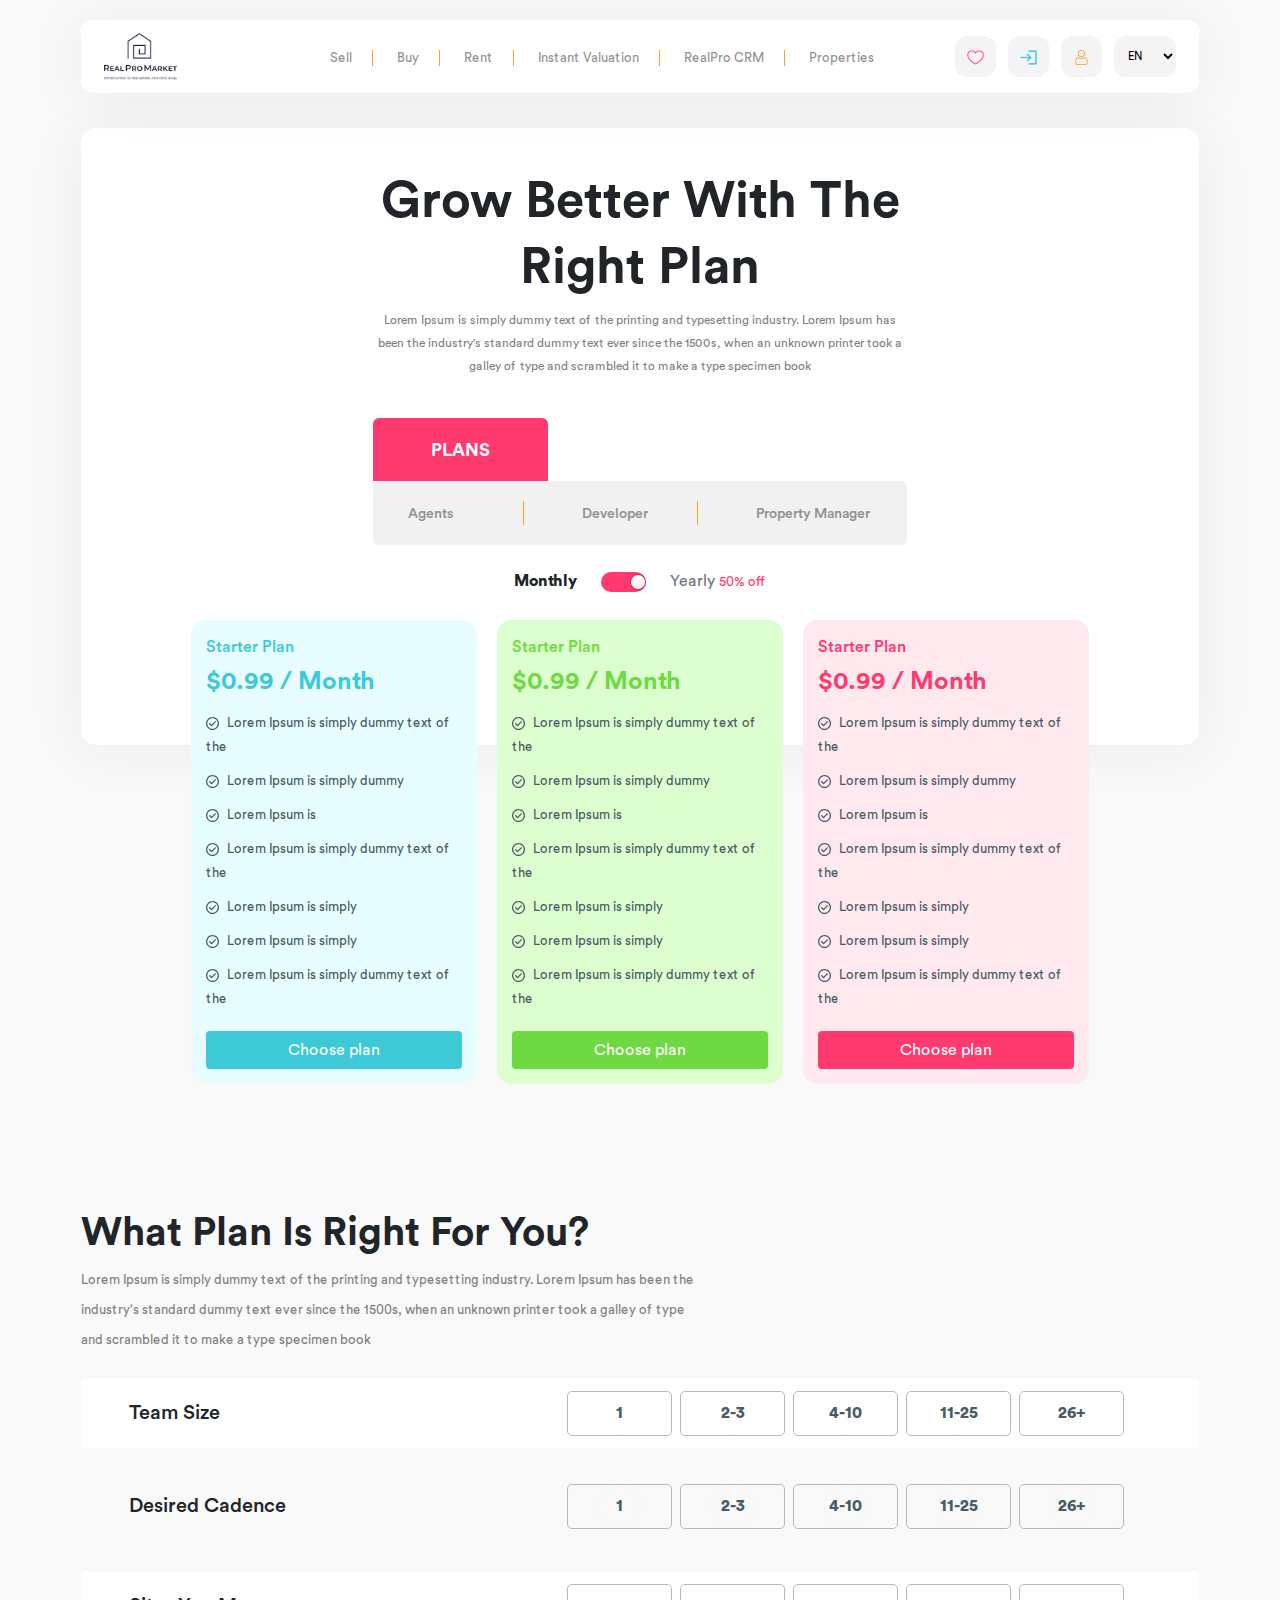
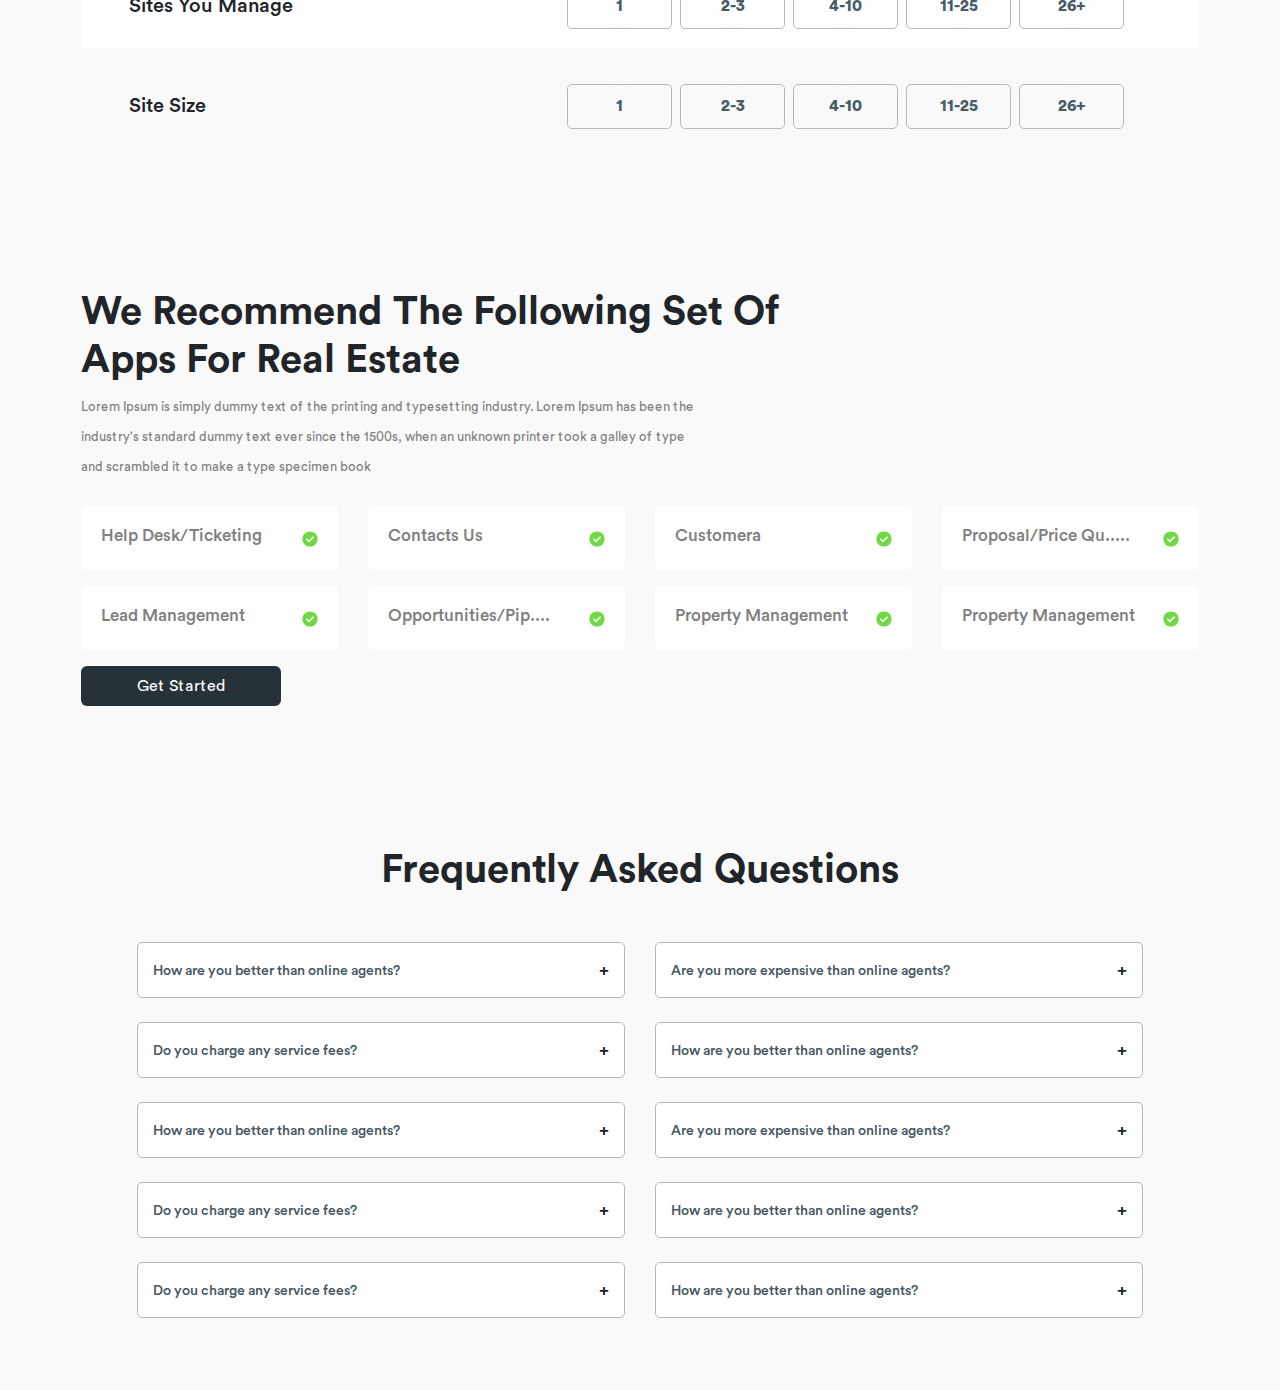
<file: index.html>
<!DOCTYPE html>
<html lang="en">

<meta http-equiv="content-type" content="text/html;charset=UTF-8" />

<head>
    <meta charset="utf-8">
    <meta http-equiv="X-UA-Compatible" content="IE=edge">
    <meta content="width=device-width, initial-scale=1, minimum-scale=1, maximum-scale=5, user-scalable=1"
        name="viewport" />
    <meta name="csrf-token" content="cv9QwmXxKwDrVAolgTQ0MOoRxI4BcA3JkICBhzkY">
    <!-- <meta name="keywords" content="@ViewData[" MetaKeyword"]">
    <meta name="description" content="@ViewData[" MetaDescription"]"> -->
    <meta name="viewport" content="width=device-width, initial-scale=1">
    <title>Plan page</title>

    <link href="./Site/img/favicon.png" rel="icon">
    <link href="./Site/img/apple-touch-icon.png" rel="apple-touch-icon">
    <link href="./assets/css/style.css" rel="stylesheet" />
    <link href="./assets/css/utility.css" rel="stylesheet" />
    <link href="./lib/bootstrap/dist/css/bootstrap.min.css" rel="stylesheet" />

</head>

<body>

    <header>
        <nav class="navbar">
            <div class="navbar-content">
                <div class="container-main main-nav main-shadow">
                    <div class="navbar-menu">
                        <a class="navbar-brand" href="/">
                            <img src="./assets/images/realpro_logo.png" class="logo-main">
                        </a>
                    </div>
                    <div class="navbar-collapse justify-content-center" id="navbarDefault">
                        <ul class="navbar-nav">
                            <li class="nav-item nav-border-right">
                                <a class="nav-link main-nav-item" asp-controller="Home" asp-action="Property"
                                    asp-route-id="Sell">Sell</a>
                            </li>
                            <li class="nav-item nav-border-right">
                                <a class="nav-link main-nav-item" asp-controller="Home" asp-action="Property"
                                    asp-route-id="Buy">Buy</a>
                            </li>
                            <li class="nav-item nav-border-right">
                                <a class="nav-link main-nav-item" asp-controller="Home" asp-action="Property"
                                    asp-route-id="Rent">Rent</a>
                            </li>
                            <li class="nav-item nav-border-right">
                                <a class="nav-link main-nav-item" asp-controller="Home" asp-action="Property"
                                    asp-route-id="Valuation">Instant Valuation</a>
                            </li>
                            <li class="nav-item nav-border-right">
                                <a class="nav-link main-nav-item" asp-controller="Home" asp-action="Plans">RealPro
                                    CRM</a>
                            </li>
                            <li class="nav-item">
                                <a class="nav-link main-nav-item" asp-controller="Properties"
                                    asp-action="Index">Properties</a>
                            </li>
                        </ul>
                    </div>
                    <div class="navbar-function">
                        <button class="btn btn-nav-function">
                            <img src="./assets/images/icons/icon_heart.png" class="nav-func-icon" />
                        </button>
                        <button class="btn btn-nav-function">
                            <img src="./assets/images/icons/icon_login.png" class="nav-func-icon" />
                        </button>
                        <button class="btn btn-nav-function">
                            <img src="./assets/images/icons/icon_user.png" class="nav-func-icon" />
                        </button>
                        <select class="lan-control">
                            <option>EN</option>
                            <option>FR</option>
                            <option>SW</option>
                        </select>
                    </div>
                </div>
            </div>
        </nav>
    </header>


    <div class="container-main bg-white rounded-15 mt-35px p-4 main-shadow">
        <div class="d-flex justify-content-center mt-17px">
            <div class="wide-sm-60">
                <h1 class="text-intro-title">
                    Grow Better With The Right
                    Plan
                </h1>
            </div>
        </div>
        <div class="d-flex justify-content-center">
            <div class="wide-sm-50">
                <p class="text-intro-message">
                    Lorem Ipsum is simply dummy text of the printing and typesetting industry. Lorem Ipsum has been the
                    industry's
                    standard dummy text ever since the 1500s, when an unknown printer took a galley of type and
                    scrambled it to
                    make a type specimen book
                </p>
            </div>
        </div>
        <div class="d-flex justify-content-center">
            <div class="wide-sm-50 mt-4">
                <div class="text-plan-bg">
                    <span class="text-plan">PLANS</span>
                </div>
                <div class="text-plan-option-bg">
                    <div class="w-25 option-border-end"><a class="text-plan-link active" href="#">Agents</a></div>
                    <div class="w-25 option-border-end"><a class="text-plan-link " href="#">Developer</a></div>
                    <div class="w-25"><a class="text-plan-link " href="#">Property Manager</a></div>
                </div>
            </div>
        </div>
        <div class="d-flex justify-content-center my-4" style="margin-bottom: 120px!important;">
            <div class="px-4">
                <span class="fs-xs-24px">Monthly</span>
            </div>
            <div class="mt-xs-4px">
                <label class="toggle">
                    <input class="toggle-checkbox" type="checkbox" checked>
                    <div class="toggle-switch"></div>
                </label>
            </div>
            <div class="px-4">
                <span class="text-secondary fs-xs-24px fw-450">Yearly</span>
                <span class="text-theme fs-13px fw-450">50% off</span>
            </div>
        </div>

    </div>

    <div class="container-main relative-t-125">
        <div class="package-compare-sm">
            <div class="flex-sm-space-between">
                <div class="plan-card mb-xs-2">
                    <div class="plan-card-primary">
                        <p class="fw-500 mb-1 fs-xs-24px">Starter Plan</p>
                        <h1 class="mb-0 text-price-value mt-2 fw-600 mb-2">$0.99 / Month</h1>
                        <ul class="list-unstyled">
                            <li class="py-5px">
                                <span><img src="./assets/images/icons/icon_round_check.svg" class="check-secondary-icon" /></span>
                                <span class="text-plan-info">Lorem Ipsum is simply dummy text of the </span>
                            </li>
                            <li class="py-5px">
                                <span><img src="./assets/images/icons/icon_round_check.svg" class="check-secondary-icon" /></span>
                                <span class="text-plan-info">Lorem Ipsum is simply dummy </span>
                            </li>
                            <li class="py-5px">
                                <span><img src="./assets/images/icons/icon_round_check.svg" class="check-secondary-icon" /></span>
                                <span class="text-plan-info">Lorem Ipsum is </span>
                            </li>
                            <li class="py-5px">
                                <span><img src="./assets/images/icons/icon_round_check.svg" class="check-secondary-icon" /></span>
                                <span class="text-plan-info">Lorem Ipsum is simply dummy text of the </span>
                            </li>
                            <li class="py-5px">
                                <span><img src="./assets/images/icons/icon_round_check.svg" class="check-secondary-icon"/></span>
                                <span class="text-plan-info">Lorem Ipsum is simply </span>
                            </li>
                            <li class="py-5px">
                                <span><img src="./assets/images/icons/icon_round_check.svg" class="check-secondary-icon" /></span>
                                <span class="text-plan-info">Lorem Ipsum is simply </span>
                            </li>
                            <li class="py-5px">
                                <span><img src="./assets/images/icons/icon_round_check.svg" class="check-secondary-icon" /></span>
                                <span class="text-plan-info">Lorem Ipsum is simply dummy text of the </span>
                            </li>
                        </ul>
                        <button class="btn btn-block btn-plan-primary">Choose plan</button>
                    </div>
                </div>
                <div class="plan-card mb-xs-2">
                    <div class="plan-card-secondary">
                        <p class="fw-500 mb-1 fs-xs-24px">Starter Plan</p>
                        <h1 class="mb-0 text-price-value mt-2 fw-600 mb-2">$0.99 / Month</h1>
                        <ul class="list-unstyled">
                            <li class="py-5px">
                                <span><img src="./assets/images/icons/icon_round_check.svg" class="check-secondary-icon"/></span>
                                <span class="text-plan-info">Lorem Ipsum is simply dummy text of the </span>
                            </li>
                            <li class="py-5px">
                                <span><img src="./assets/images/icons/icon_round_check.svg" class="check-secondary-icon" /></span>
                                <span class="text-plan-info">Lorem Ipsum is simply dummy </span>
                            </li>
                            <li class="py-5px">
                                <span><img src="./assets/images/icons/icon_round_check.svg" class="check-secondary-icon" /></span>
                                <span class="text-plan-info">Lorem Ipsum is </span>
                            </li>
                            <li class="py-5px">
                                <span><img src="./assets/images/icons/icon_round_check.svg" class="check-secondary-icon" /></span>
                                <span class="text-plan-info">Lorem Ipsum is simply dummy text of the </span>
                            </li>
                            <li class="py-5px">
                                <span><img src="./assets/images/icons/icon_round_check.svg" class="check-secondary-icon" /></span>
                                <span class="text-plan-info">Lorem Ipsum is simply </span>
                            </li>
                            <li class="py-5px">
                                <span><img src="./assets/images/icons/icon_round_check.svg" class="check-secondary-icon" /></span>
                                <span class="text-plan-info">Lorem Ipsum is simply </span>
                            </li>
                            <li class="py-5px">
                                <span><img src="./assets/images/icons/icon_round_check.svg" class="check-secondary-icon" /></span>
                                <span class="text-plan-info">Lorem Ipsum is simply dummy text of the </span>
                            </li>
                        </ul>
                        <button class="btn btn-block btn-plan-secondary">Choose plan</button>
                    </div>
                </div>
                <div class="plan-card mb-xs-2">
                    <div class="plan-card-default">
                        <p class="fw-500 mb-1 fs-xs-24px">Starter Plan</p>
                        <h1 class="mb-0 text-price-value mt-2 fw-600 mb-2">$0.99 / Month</h1>
                        <ul class="list-unstyled">
                            <li class="py-5px">
                                <span><img src="./assets/images/icons/icon_round_check.svg" class="check-secondary-icon" /></span>
                                <span class="text-plan-info">Lorem Ipsum is simply dummy text of the </span>
                            </li>
                            <li class="py-5px">
                                <span><img src="./assets/images/icons/icon_round_check.svg" class="check-secondary-icon" /></span>
                                <span class="text-plan-info">Lorem Ipsum is simply dummy </span>
                            </li>
                            <li class="py-5px">
                                <span><img src="./assets/images/icons/icon_round_check.svg" class="check-secondary-icon" /></span>
                                <span class="text-plan-info">Lorem Ipsum is </span>
                            </li>
                            <li class="py-5px">
                                <span><img src="./assets/images/icons/icon_round_check.svg" class="check-secondary-icon" /></span>
                                <span class="text-plan-info">Lorem Ipsum is simply dummy text of the </span>
                            </li>
                            <li class="py-5px">
                                <span><img src="./assets/images/icons/icon_round_check.svg" class="check-secondary-icon" /></span>
                                <span class="text-plan-info">Lorem Ipsum is simply </span>
                            </li>
                            <li class="py-5px">
                                <span><img src="./assets/images/icons/icon_round_check.svg" class="check-secondary-icon" /></span>
                                <span class="text-plan-info">Lorem Ipsum is simply </span>
                            </li>
                            <li class="py-5px">
                                <span><img src="./assets/images/icons/icon_round_check.svg" class="check-secondary-icon" /></span>
                                <span class="text-plan-info">Lorem Ipsum is simply dummy text of the </span>
                            </li>
                        </ul>
                        <button class="btn btn-block btn-plan-default btn-price-xl">Choose plan</button>
                    </div>
                </div>
            </div>
        </div>
    </div>

    <div class="container-main mb-5">
        <h1 class="section-title">What Plan Is Right For You?</h1>
        <div class="wide-sm-55">

            <p class="text-plan-section">Lorem Ipsum is simply dummy text of the printing and typesetting industry.
                Lorem Ipsum has been the
                industry's
                standard dummy text ever since the 1500s, when an unknown printer took a galley of type and scrambled it
                to
                make a type specimen book
            </p>
        </div>
        <div class="bg-white rounded-5 px4-py4 mt-4">
            <div class="row">
                <div class="col-sm-5 col-12 lead-option-header">
                    <h6 class="mb-0 choose-title">Team Size</h6>
                </div>
                <div class="col-sm-7 col-12">
                    <div class="lead-option">
                        <input type="radio" id="a1" name="check-substitution-1" />
                        <label class="btn btn-default btn-option-radio" for="a1">1</label>
                    </div>
                    <div class="lead-option">
                        <input type="radio" id="a23" name="check-substitution-1" />
                        <label class="btn btn-default btn-option-radio" for="a23">2-3</label>
                    </div>
                    <div class="lead-option">
                        <input type="radio" id="a410" name="check-substitution-1" />
                        <label class="btn btn-default btn-option-radio" for="a410">4-10</label>
                    </div>
                    <div class="lead-option">
                        <input type="radio" id="a1125" name="check-substitution-1" />
                        <label class="btn btn-default btn-option-radio" for="a1125">11-25</label>
                    </div>
                    <div class="lead-option">
                        <input type="radio" id="a26" name="check-substitution-1" />
                        <label class="btn btn-default btn-option-radio" for="a26">26+</label>
                    </div>
                </div>
            </div>
        </div>
        <div class="rounded-5 px4-py4 mt-4 bg-transparent">
            <div class="row">
                <div class="col-sm-5 col-12 lead-option-header">
                    <h6 class="choose-title">Desired Cadence</h6>
                </div>
                <div class="col-sm-7 col-12">
                    <div class="lead-option">
                        <input type="radio" id="b1" name="check-substitution-2" />
                        <label class="btn btn-default btn-option-radio" for="b1">1</label>
                    </div>
                    <div class="lead-option">
                        <input type="radio" id="b23" name="check-substitution-2" />
                        <label class="btn btn-default btn-option-radio" for="b23">2-3</label>
                    </div>
                    <div class="lead-option">
                        <input type="radio" id="b410" name="check-substitution-2" />
                        <label class="btn btn-default btn-option-radio" for="b410">4-10</label>
                    </div>
                    <div class="lead-option">
                        <input type="radio" id="b1125" name="check-substitution-2" />
                        <label class="btn btn-default btn-option-radio" for="b1125">11-25</label>
                    </div>
                    <div class="lead-option">
                        <input type="radio" id="b26" name="check-substitution-2" />
                        <label class="btn btn-default btn-option-radio" for="b26">26+</label>
                    </div>
                </div>
            </div>
        </div>
        <div class="bg-white rounded-5 px4-py4 mt-4">
            <div class="row">
                <div class="col-sm-5 lead-option-header col-12">
                    <h6 class="choose-title">Sites You Manage</h6>
                </div>
                <div class="col-sm-7 col-12">
                    <div class="lead-option">
                        <input type="radio" id="c1" name="check-substitution-3" />
                        <label class="btn btn-default btn-option-radio" for="c1">1</label>
                    </div>
                    <div class="lead-option">
                        <input type="radio" id="c23" name="check-substitution-3" />
                        <label class="btn btn-default btn-option-radio" for="c23">2-3</label>
                    </div>
                    <div class="lead-option">
                        <input type="radio" id="c410" name="check-substitution-3" />
                        <label class="btn btn-default btn-option-radio" for="c410">4-10</label>
                    </div>
                    <div class="lead-option">
                        <input type="radio" id="c1125" name="check-substitution-3" />
                        <label class="btn btn-default btn-option-radio" for="c1125">11-25</label>
                    </div>
                    <div class="lead-option">
                        <input type="radio" id="c26" name="check-substitution-3" />
                        <label class="btn btn-default btn-option-radio" for="c26">26+</label>
                    </div>
                </div>
            </div>
        </div>
        <div class="rounded-5 px4-py4 mt-4 bg-transparent">
            <div class="row">
                <div class="col-sm-5 lead-option-header  col-12">
                    <h6 class="choose-title">Site Size</h6>
                </div>
                <div class="col-sm-7  col-12">
                    <div class="lead-option">
                        <input type="radio" id="d1" name="check-substitution-4" />
                        <label class="btn btn-default btn-option-radio" for="d1">1</label>
                    </div>
                    <div class="lead-option">
                        <input type="radio" id="d23" name="check-substitution-4" />
                        <label class="btn btn-default btn-option-radio" for="d23">2-3</label>
                    </div>
                    <div class="lead-option">
                        <input type="radio" id="d410" name="check-substitution-4" />
                        <label class="btn btn-default btn-option-radio" for="d410">4-10</label>
                    </div>
                    <div class="lead-option">
                        <input type="radio" id="d1125" name="check-substitution-4" />
                        <label class="btn btn-default btn-option-radio" for="d1125">11-25</label>
                    </div>
                    <div class="lead-option">
                        <input type="radio" id="d26" name="check-substitution-4" />
                        <label class="btn btn-default btn-option-radio" for="d26">26+</label>
                    </div>
                </div>
            </div>
        </div>
    </div>
    <div class="container-main mb-5 mt-140px">
        <h1 class="section-title wide-sm-65">We Recommend The Following Set Of
            Apps For Real Estate</h1>
        <div class="wide-sm-55">

            <p class="text-plan-section">Lorem Ipsum is simply dummy text of the printing and typesetting industry.
                Lorem Ipsum has been the
                industry's
                standard dummy text ever since the 1500s, when an unknown printer took a galley of type and scrambled it
                to
                make a type specimen book
            </p>
        </div>
        <div class="mt-4 row">
            <div class="col-12 col-sm-3 mb-3">
                <div class="bg-white rounded-5 d-flex justify-content-between" style="padding: 20px 20px">
                    <h1 class="fs-17px text-theme-secondary mb-0">Help Desk/Ticketing</h1>
                    <div> <img src="./assets/images/icons/icon_circle-check_success.svg" height="16" /></div>
                </div>
            </div>
            <div class="col-12 col-sm-3 mb-3">
                <div class="bg-white rounded-5 d-flex justify-content-between" style="padding: 20px 20px">
                    <h1 class="fs-17px text-theme-secondary mb-0">Contacts Us</h1>
                    <div> <img src="./assets/images/icons/icon_circle-check_success.svg" height="16" /></div>
                </div>
            </div>
            <div class="col-12 col-sm-3 mb-3">
                <div class="bg-white rounded-5 d-flex justify-content-between" style="padding: 20px 20px">
                    <h1 class="fs-17px text-theme-secondary mb-0">Customera</h1>
                    <div> <img src="./assets/images/icons/icon_circle-check_success.svg" height="16" /></div>
                </div>
            </div>
            <div class="col-12 col-sm-3 mb-3">
                <div class="bg-white rounded-5 d-flex justify-content-between" style="padding: 20px 20px">
                    <h1 class="fs-17px text-theme-secondary mb-0">Proposal/Price Qu.....</h1>
                    <div> <img src="./assets/images/icons/icon_circle-check_success.svg" height="16" /></div>
                </div>
            </div>
            <div class="col-12 col-sm-3 mb-3">
                <div class="bg-white rounded-5 d-flex justify-content-between" style="padding: 20px 20px">
                    <h1 class="fs-17px text-theme-secondary mb-0">Lead Management</h1>
                    <div> <img src="./assets/images/icons/icon_circle-check_success.svg" height="16" /></div>
                </div>
            </div>
            <div class="col-12 col-sm-3 mb-3">
                <div class="bg-white rounded-5 d-flex justify-content-between" style="padding: 20px 20px">
                    <h1 class="fs-17px text-theme-secondary mb-0">Opportunities/Pip....</h1>
                    <div> <img src="./assets/images/icons/icon_circle-check_success.svg" height="16" /></div>
                </div>
            </div>
            <div class="col-12 col-sm-3 mb-3">
                <div class="bg-white rounded-5 d-flex justify-content-between" style="padding: 20px 20px">
                    <h1 class="fs-17px text-theme-secondary mb-0">Property Management</h1>
                    <div> <img src="./assets/images/icons/icon_circle-check_success.svg" height="16" /></div>
                </div>
            </div>
            <div class="col-12 col-sm-3 mb-3">
                <div class="bg-white rounded-5 d-flex justify-content-between" style="padding: 20px 20px">
                    <h1 class="fs-17px text-theme-secondary mb-0">Property Management</h1>
                    <div> <img src="./assets/images/icons/icon_circle-check_success.svg" height="16" /></div>
                </div>
            </div>
        </div>
        <div class="flex-xs-center">
            <button class="btn btn-getstarted">Get Started</button>
        </div>
    </div>
    <div class="container-main mb-5 mt-140px">
        <div class="text-center">
            <h1 class="section-title">
                Frequently Asked Questions
            </h1>
        </div>
        <div class="d-flex justify-content-center mt-5">
            <div class="wide-sm-90">
                <div class="row accordion">
                    <div class="col-sm-6 col-12 accordion mb-4" id="accordion">
                        <div class="accordion-container mb-0">
                            <div class="card-header collapsed" data-toggle="collapse" href="#collapseOne">
                                <a class="card-title">
                                    How are you better than online agents?
                                </a>
                            </div>
                            <div id="collapseOne" class="card-body collapse" data-parent="#accordion">
                                <p>Anim pariatur cliche reprehenderit, enim eiusmod high life accusamus terry richardson
                                    ad squid. 3 wolf moon officia aute, non cupidatat skateboard dolor brunch. Food
                                    truck quinoa nesciunt laborum eiusmod. Brunch 3 wolf moon tempor, sunt
                                    aliqua put a bird on it squid single-origin coffee nulla assumenda shoreditch et.
                                    Nihil anim keffiyeh helvetica, craft beer labore wes anderson cred nesciunt sapiente
                                    ea proident. Ad vegan excepteur butcher vice lomo. Leggings occaecat
                                    craft beer farm-to-table, raw denim aesthetic synth nesciunt you probably haven't
                                    heard of them accusamus labore sustainable VHS.
                                </p>
                            </div>

                        </div>
                    </div>
                    <div class="col-sm-6 col-12 accordion  mb-4" id="accordiontwo">
                        <div class="accordion-container mb-0">
                            <div class="card-header collapsed" data-toggle="collapse" href="#collapsetwo">
                                <a class="card-title">
                                    Are you more expensive than online agents?
                                </a>
                            </div>
                            <div id="collapsetwo" class="card-body collapse" data-parent="#accordiontwo">
                                <p>Anim pariatur cliche reprehenderit, enim eiusmod high life accusamus terry richardson
                                    ad squid. 3 wolf moon officia aute, non cupidatat skateboard dolor brunch. Food
                                    truck quinoa nesciunt laborum eiusmod. Brunch 3 wolf moon tempor, sunt
                                    aliqua put a bird on it squid single-origin coffee nulla assumenda shoreditch et.
                                    Nihil anim keffiyeh helvetica, craft beer labore wes anderson cred nesciunt sapiente
                                    ea proident. Ad vegan excepteur butcher vice lomo. Leggings occaecat
                                    craft beer farm-to-table, raw denim aesthetic synth nesciunt you probably haven't
                                    heard of them accusamus labore sustainable VHS.
                                </p>
                            </div>

                        </div>
                    </div>
                    <div class="col-sm-6 col-12 accordion mb-4" id="accordionthree">
                        <div class="accordion-container mb-0">
                            <div class="card-header collapsed" data-toggle="collapse" href="#collapsethree">
                                <a class="card-title">
                                    Do you charge any service fees?
                                </a>
                            </div>
                            <div id="collapsethree" class="card-body collapse" data-parent="#accordionthree">
                                <p>Anim pariatur cliche reprehenderit, enim eiusmod high life accusamus terry richardson
                                    ad squid. 3 wolf moon officia aute, non cupidatat skateboard dolor brunch.
                                </p>
                            </div>
                        </div>
                    </div>
                    <div class="col-sm-6 col-12 accordion mb-4" id="accordionfour">
                        <div class="accordion-container mb-0">
                            <div class="card-header collapsed" data-toggle="collapse" href="#collapsefour">
                                <a class="card-title">
                                    How are you better than online agents?
                                </a>
                            </div>
                            <div id="collapsefour" class="card-body collapse" data-parent="#accordionfour">
                                <p>Anim pariatur cliche reprehenderit, enim eiusmod high life accusamus terry richardson
                                    ad squid. 3 wolf moon officia aute, non cupidatat skateboard dolor brunch.
                                </p>
                            </div>
                        </div>
                    </div>
                    <div class="col-sm-6 col-12 accordion mb-4" id="accordionfive">
                        <div class="accordion-container mb-0">
                            <div class="card-header collapsed" data-toggle="collapse" href="#collapsefive">
                                <a class="card-title">
                                    How are you better than online agents?
                                </a>
                            </div>
                            <div id="collapsefive" class="card-body collapse" data-parent="#accordionfive">
                                <p>Anim pariatur cliche reprehenderit, enim eiusmod high life accusamus terry richardson
                                    ad squid. 3 wolf moon officia aute, non cupidatat skateboard dolor brunch.
                                </p>
                            </div>
                        </div>
                    </div>
                    <div class="col-sm-6 col-12 accordion mb-4" id="accordionsix">
                        <div class="accordion-container mb-0">
                            <div class="card-header collapsed" data-toggle="collapse" href="#collapsesix">
                                <a class="card-title">
                                    Are you more expensive than online agents?
                                </a>
                            </div>
                            <div id="collapsesix" class="card-body collapse" data-parent="#accordionsix">
                                <p>Anim pariatur cliche reprehenderit, enim eiusmod high life accusamus terry richardson
                                    ad squid. 3 wolf moon officia aute, non cupidatat skateboard dolor brunch.
                                </p>
                            </div>
                        </div>
                    </div>
                    <div class="col-sm-6 col-12 accordion mb-4" id="accordionseven">
                        <div class="accordion-container mb-0">
                            <div class="card-header collapsed" data-toggle="collapse" href="#collapseseven">
                                <a class="card-title">
                                    Do you charge any service fees?
                                </a>
                            </div>
                            <div id="collapseseven" class="card-body collapse" data-parent="#accordionseven">
                                <p>Anim pariatur cliche reprehenderit, enim eiusmod high life accusamus terry richardson
                                    ad squid. 3 wolf moon officia aute, non cupidatat skateboard dolor brunch.
                                </p>
                            </div>
                        </div>
                    </div>
                    <div class="col-sm-6 col-12 accordion mb-4" id="accordioneight">
                        <div class="accordion-container mb-0">
                            <div class="card-header collapsed" data-toggle="collapse" href="#collapseeight">
                                <a class="card-title">
                                    How are you better than online agents?
                                </a>
                            </div>
                            <div id="collapseeight" class="card-body collapse" data-parent="#accordioneight">
                                <p>Anim pariatur cliche reprehenderit, enim eiusmod high life accusamus terry richardson
                                    ad squid. 3 wolf moon officia aute, non cupidatat skateboard dolor brunch.
                                </p>
                            </div>
                        </div>
                    </div>
                    <div class="col-sm-6 col-12 accordion mb-4" id="accordionnine">
                        <div class="accordion-container mb-0">
                            <div class="card-header collapsed" data-toggle="collapse" href="#collapsenine">
                                <a class="card-title">
                                    Do you charge any service fees?
                                </a>
                            </div>
                            <div id="collapsenine" class="card-body collapse" data-parent="#accordionnine">
                                <p>Anim pariatur cliche reprehenderit, enim eiusmod high life accusamus terry richardson
                                    ad squid. 3 wolf moon officia aute, non cupidatat skateboard dolor brunch.
                                </p>
                            </div>
                        </div>
                    </div>
                    <div class="col-sm-6 col-12 accordion mb-4" id="accordionten">
                        <div class="accordion-container mb-0">
                            <div class="card-header collapsed" data-toggle="collapse" href="#collapseten">
                                <a class="card-title">
                                    How are you better than online agents?
                                </a>
                            </div>
                            <div id="collapseten" class="card-body collapse" data-parent="#accordionten">
                                <p>Anim pariatur cliche reprehenderit, enim eiusmod high life accusamus terry richardson
                                    ad squid. 3 wolf moon officia aute, non cupidatat skateboard dolor brunch.
                                </p>
                            </div>
                        </div>
                    </div>

                </div>
            </div>
        </div>
    </div>
    <div id="preloader"></div>

    <script src="./lib/jquery/dist/jquery.min.js"></script>
    <script src="./lib/bootstrap/dist/js/bootstrap.bundle.min.js"></script>
</body>

</html>
</file>
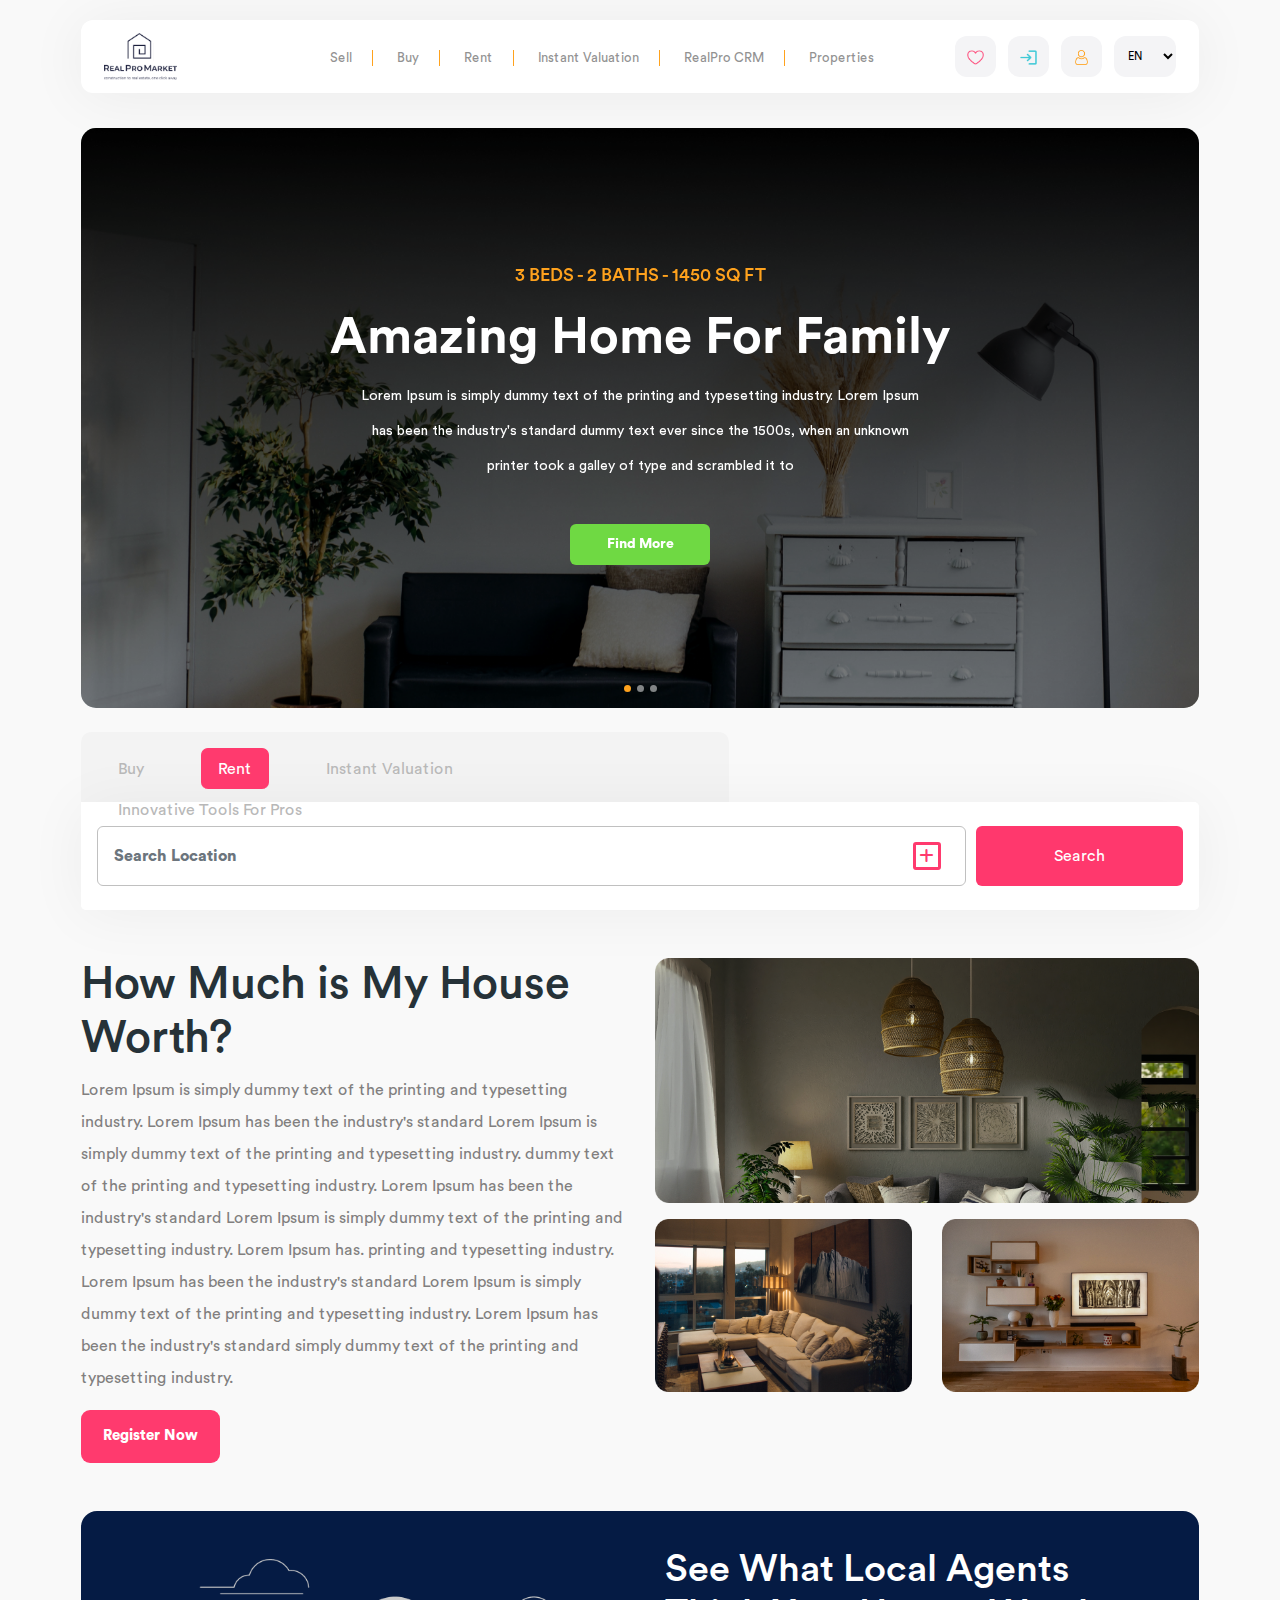
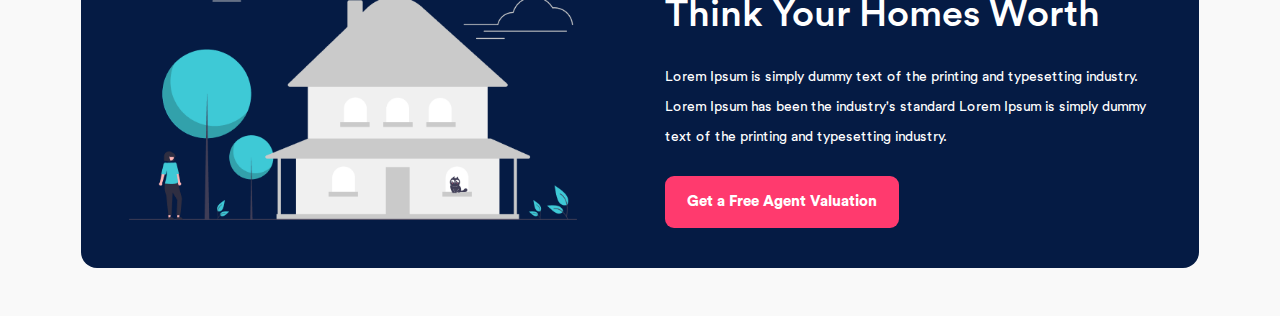
<file: agentvaluation.html>
<!DOCTYPE html>
<html lang="en">

<meta http-equiv="content-type" content="text/html;charset=UTF-8" />

<head>
    <meta charset="utf-8">
    <meta http-equiv="X-UA-Compatible" content="IE=edge">
    <meta content="width=device-width, initial-scale=1, minimum-scale=1, maximum-scale=5, user-scalable=1"
        name="viewport" />
    <meta name="csrf-token" content="cv9QwmXxKwDrVAolgTQ0MOoRxI4BcA3JkICBhzkY">
    <meta name="viewport" content="width=device-width, initial-scale=1">
    <title>Rent page</title>
    <link href="./Site/img/favicon.png" rel="icon">
    <link href="./Site/img/apple-touch-icon.png" rel="apple-touch-icon">
    <link href="./assets/css/style.css" rel="stylesheet" />
    <link href="./assets/css/utility.css" rel="stylesheet" />
    <link href="./lib/bootstrap/dist/css/bootstrap.min.css" rel="stylesheet" />
    <link href="./lib/fontawesome-free-6.3.0-web/css/all.min.css" rel="stylesheet" />

</head>

<body>
    <header>
        <nav class="navbar">
            <div class="navbar-content">
                <div class="container-main main-nav main-shadow">
                    <div class="navbar-menu">
                        <a class="navbar-brand" href="/">
                            <img src="./assets/images/realpro_logo.png" class="logo-main">
                        </a>
                    </div>
                    <div class="navbar-collapse justify-content-center" id="navbarDefault">
                        <ul class="navbar-nav">
                            <li class="nav-item nav-border-right">
                                <a class="nav-link main-nav-item" asp-controller="Home" asp-action="Property"
                                    asp-route-id="Sell">Sell</a>
                            </li>
                            <li class="nav-item nav-border-right">
                                <a class="nav-link main-nav-item" asp-controller="Home" asp-action="Property"
                                    asp-route-id="Buy">Buy</a>
                            </li>
                            <li class="nav-item nav-border-right">
                                <a class="nav-link main-nav-item" asp-controller="Home" asp-action="Property"
                                    asp-route-id="Rent">Rent</a>
                            </li>
                            <li class="nav-item nav-border-right">
                                <a class="nav-link main-nav-item" asp-controller="Home" asp-action="Property"
                                    asp-route-id="Valuation">Instant Valuation</a>
                            </li>
                            <li class="nav-item nav-border-right">
                                <a class="nav-link main-nav-item" asp-controller="Home" asp-action="Plans">RealPro
                                    CRM</a>
                            </li>
                            <li class="nav-item">
                                <a class="nav-link main-nav-item" asp-controller="Properties"
                                    asp-action="Index">Properties</a>
                            </li>
                        </ul>
                    </div>
                    <div class="navbar-function">
                        <button class="btn btn-nav-function">
                            <img src="./assets/images/icons/icon_heart.png" class="nav-func-icon" />
                        </button>
                        <button class="btn btn-nav-function">
                            <img src="./assets/images/icons/icon_login.png" class="nav-func-icon" />
                        </button>
                        <button class="btn btn-nav-function">
                            <img src="./assets/images/icons/icon_user.png" class="nav-func-icon" />
                        </button>
                        <select class="lan-control">
                            <option>EN</option>
                            <option>FR</option>
                            <option>SW</option>
                        </select>
                    </div>
                </div>
            </div>
        </nav>
    </header>
    <div id="carouselExampleIndicators" class="carousel slide container-main bg-property-slide rounded-15 mt-35px mb-4"
        data-ride="carousel">
        <ol class="carousel-indicators">
            <li data-target="#carouselExampleIndicators" data-slide-to="0" class="active"></li>
            <li data-target="#carouselExampleIndicators" data-slide-to="1"></li>
            <li data-target="#carouselExampleIndicators" data-slide-to="2"></li>
        </ol>
        <div class="carousel-inner">
            <div class="carousel-item active">
                <div class="bg-property rounded-15">
                    <div class="d-flex justify-content-center flex-collumn bg-property-after">
                        <div class="text-center mt-12_perc">
                            <p class="property-details">3 BEDS - 2 BATHS - 1450 SQ FT</p>
                            <h1 class="text-intro-title text-white">
                                Amazing Home For Family
                            </h1>
                            <div class="d-flex justify-content-center">
                                <div class="wide-sm-50">
                                    <p class="text-propery-details">
                                        Lorem Ipsum is simply dummy text of the printing and typesetting industry. Lorem
                                        Ipsum
                                        has
                                        been the industry's standard dummy text ever since the 1500s, when an unknown
                                        printer took a galley of type and scrambled it to
                                    </p>
                                    <button class="btn-success-light mt-4">
                                        Find More
                                    </button>
                                </div>

                            </div>
                        </div>

                    </div>

                </div>
            </div>
            <div class="carousel-item">
                <div class="bg-property rounded-15">
                    <div class="d-flex justify-content-center flex-collumn bg-property-after">
                        <div class="text-center mt-12_perc">
                            <p class="property-details">3 BEDS - 2 BATHS - 1450 SQ FT</p>
                            <h1 class="text-intro-title text-white">
                                Amazing Home For Family
                            </h1>
                            <div class="d-flex justify-content-center">
                                <div class="wide-sm-50">
                                    <p class="text-propery-details">
                                        Lorem Ipsum is simply dummy text of the printing and typesetting industry. Lorem
                                        Ipsum
                                        has
                                        been the industry's standard dummy text ever since the 1500s, when an unknown
                                        printer took a galley of type and scrambled it to
                                    </p>
                                    <button class="btn-success-light mt-4">
                                        Find More
                                    </button>
                                </div>

                            </div>
                        </div>

                    </div>

                </div>
            </div>
            <div class="carousel-item">
                <div class="bg-property rounded-15">
                    <div class="d-flex justify-content-center flex-collumn bg-property-after">
                        <div class="text-center mt-12_perc">
                            <p class="property-details">3 BEDS - 2 BATHS - 1450 SQ FT</p>
                            <h1 class="text-intro-title text-white">
                                Amazing Home For Family
                            </h1>
                            <div class="d-flex justify-content-center">
                                <div class="wide-sm-50">
                                    <p class="text-propery-details">
                                        Lorem Ipsum is simply dummy text of the printing and typesetting industry. Lorem
                                        Ipsum
                                        has
                                        been the industry's standard dummy text ever since the 1500s, when an unknown
                                        printer took a galley of type and scrambled it to
                                    </p>
                                    <button class="btn-success-light mt-4">
                                        Find More
                                    </button>
                                </div>

                            </div>
                        </div>

                    </div>

                </div>
            </div>
        </div>

    </div>

    <div class="container-main mb-5">
        <div>
            <ul id="tabs" class="nav nav-tabs valuation-tab">
                <li class="nav-item"><a href="" data-target="#home1" data-toggle="tab" class="nav-link small">Buy</a>
                </li>
                <li class="nav-item"><a href="" data-target="#profile1" data-toggle="tab"
                        class="nav-link small active">Rent</a></li>
                <li class="nav-item"><a href="" data-target="#messages1" data-toggle="tab"
                        class="nav-link small">Instant Valuation</a></li>
                <li class="nav-item"><a href="" data-target="#innovatetab" data-toggle="tab"
                        class="nav-link small">Innovative Tools For Pros</a></li>
            </ul>
            <div id="tabsContent" class="tab-content rent-tab-content">
                <div id="home1" class="tab-pane rent-tab-content px-3 fade py-4 tab-box-shadow">
                    <div class="d-flex">
                        <div class="border-search-area d-flex p-1 w-80">
                            <div class="input-group w-100">
                                <input type="text" class="form-control input-rent" placeholder="Search Location">
                                <div class="input-group-append">
                                    <button class="btn-search-icon" type="button">
                                        <div class="btn-theme-square">
                                            <i class="fa-solid fa-plus"></i>
                                        </div>
                                    </button>
                                </div>
                            </div>
                        </div>
                        <div class="input-group w-20 pl-sm-10px">
                            <button class="btn-search-submit">Search</button>
                        </div>
                    </div>
                </div>
                <div id="profile1" class="tab-pane rent-tab-content px-3 fade py-4 active show tab-box-shadow">
                    <div class="d-flex">
                        <div class="border-search-area d-flex p-1 w-80">
                            <div class="input-group w-100">
                                <input type="text" class="form-control input-rent" placeholder="Search Location">
                                <div class="input-group-append">
                                    <button class="btn-search-icon" type="button">
                                        <div class="btn-theme-square">
                                            <i class="fa-solid fa-plus"></i>
                                        </div>
                                    </button>
                                </div>
                            </div>
                        </div>
                        <div class="input-group w-20 pl-sm-10px">
                            <button class="btn-search-submit">Search</button>
                        </div>
                    </div>
                </div>
                <div id="messages1" class="tab-pane rent-tab-content px-3 fade py-4 tab-box-shadow">
                    <div class="d-flex">
                        <div class="border-search-area d-flex p-1 w-80">
                            <div class="input-group w-100">
                                <input type="text" class="form-control input-rent" placeholder="Search Location">
                                <div class="input-group-append">
                                    <button class="btn-search-icon" type="button">
                                        <div class="btn-theme-square">
                                            <i class="fa-solid fa-plus"></i>
                                        </div>
                                    </button>
                                </div>
                            </div>
                        </div>
                        <div class="input-group w-20 pl-sm-10px">
                            <button class="btn-search-submit">Search</button>
                        </div>
                    </div>
                </div>
                <div id="innovatetab" class="tab-pane rent-tab-content px-3 fade py-4 tab-box-shadow">
                    <div class="d-flex">
                        <div class="border-search-area d-flex p-1 w-80">
                            <div class="input-group border-right-control-rent w-50">
                                <input type="text" class="form-control input-rent" placeholder="Search Location">
                                <div class="input-group-append">
                                    <button class="btn-search-icon" type="button">
                                        <div class="btn-theme-square">
                                            <i class="fa-solid fa-plus"></i>
                                        </div>
                                    </button>
                                </div>
                            </div>
                            <div class="w-50">
                                <input type="text" class="form-control input-rent" placeholder="Search product">
                            </div>
                        </div>
                        <div class="input-group w-20 pl-sm-10px">
                            <button class="btn-search-submit">Search</button>
                        </div>
                    </div>
                </div>
            </div>
        </div>
    </div>
    <div class="container-main mb-5">
        <div class="row">
            <div class="col-md-6">
                <h1 class="section-title-house">How Much is My House
                    Worth?</h1>
                <p class="text-valuation-details">
                    Lorem Ipsum is simply dummy text of the printing and typesetting industry. Lorem Ipsum has been the
                    industry's standard Lorem Ipsum is simply dummy text of the printing and typesetting industry.
                    dummy text of the printing and typesetting industry. Lorem Ipsum has been the industry's
                    standard Lorem Ipsum is simply dummy text of the printing and typesetting industry. Lorem Ipsum has.
                    printing and typesetting industry. Lorem Ipsum has been the industry's standard Lorem
                    Ipsum is simply dummy text of the printing and typesetting industry. Lorem Ipsum has been
                    the industry's standard simply dummy text of the printing and typesetting industry.
                </p>
                <a class="btn btn-book-valuation">Register Now</a>
            </div>
            <div class="col-md-6">
                <div class="img01">
                    <img src="./assets/images/house-img01.png" class="img-fluid rounded" alt="">
                </div>

                <div class="row mt-3">
                    <div class="col-md-6">
                        <div class="img02"><img src="./assets/images/house-img02.png" class="img-fluid rounded" alt="">
                        </div>
                    </div>
                    <div class="col-md-6">
                        <div class="img02"><img src="./assets/images/house-img03.png" class="img-fluid rounded" alt="">
                        </div>
                    </div>
                </div>
            </div>
        </div>
    </div>
    <div class="container-main mb-5 rounded-16 bg-valuation">
        <div class="row">
            <div class=" col-sm-6 col-12">
                <div class=" p-5">
                    <img src="./assets/images/vector-diagram.png" class="img-fluid">
                </div>
            </div>
            <div class=" col-sm-6 col-12">
                <div class="padding-valuation">
                    <h1 class="fs-sm-40px fw-500 text-white mb-4">See What Local Agents Think
                        Your Homes Worth</h1>
                    <p class="valuation-text-details mb-4">Lorem Ipsum is simply dummy text of the printing and
                        typesetting industry. Lorem Ipsum has been the
                        industry's standard Lorem Ipsum is simply dummy text of the printing and typesetting industry.
                    </p>
                    <a class="btn btn-book-valuation" href="#">
                        Get a Free Agent Valuation
                    </a>
                </div>
            </div>
        </div>

    </div>

    <div id="preloader"></div>
    <script src="./lib/jquery/dist/jquery.min.js"></script>
    <script src="./lib/bootstrap/dist/js/bootstrap.bundle.min.js"></script>

</body>

</html>
</file>
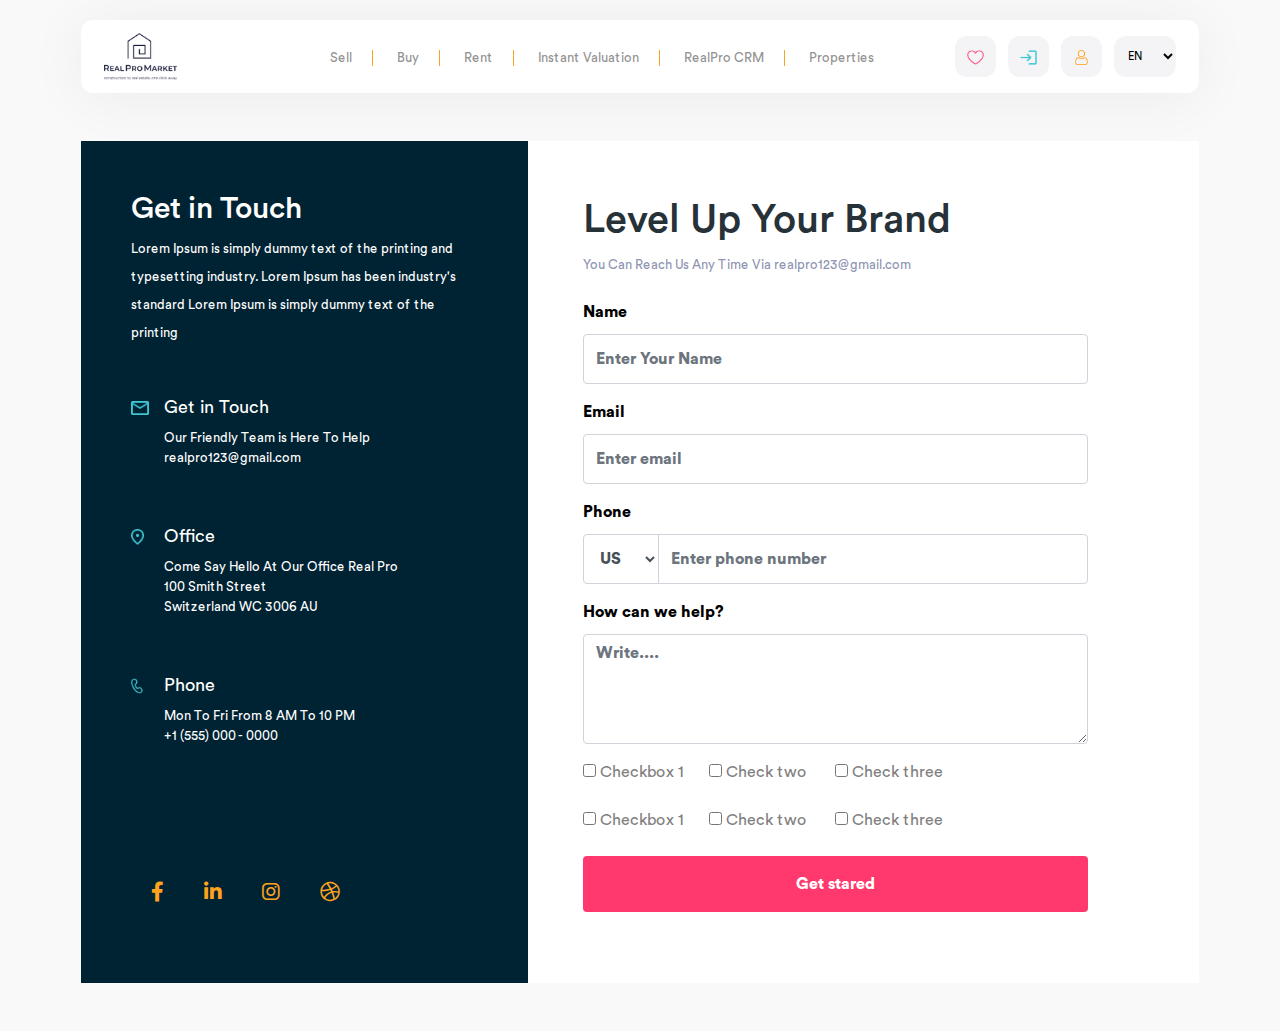
<file: contactpage.html>
<!DOCTYPE html>
<html lang="en">

<meta http-equiv="content-type" content="text/html;charset=UTF-8" />

<head>
    <meta charset="utf-8">
    <meta http-equiv="X-UA-Compatible" content="IE=edge">
    <meta content="width=device-width, initial-scale=1, minimum-scale=1, maximum-scale=5, user-scalable=1"
        name="viewport" />
    <meta name="csrf-token" content="cv9QwmXxKwDrVAolgTQ0MOoRxI4BcA3JkICBhzkY">
    <!-- <meta name="keywords" content="@ViewData[" MetaKeyword"]">
    <meta name="description" content="@ViewData[" MetaDescription"]"> -->
    <meta name="viewport" content="width=device-width, initial-scale=1">
    <title>Plan page</title>

    <link href="./Site/img/favicon.png" rel="icon">
    <link href="./Site/img/apple-touch-icon.png" rel="apple-touch-icon">
    <link href="./assets/css/style.css" rel="stylesheet" />
    <link href="./assets/css/utility.css" rel="stylesheet" />
    <link href="./lib/bootstrap/dist/css/bootstrap.min.css" rel="stylesheet" />
    <link href="./lib/fontawesome-free-6.3.0-web/css/all.min.css" rel="stylesheet" />

</head>

<body>

    <header>
        <nav class="navbar">
            <div class="navbar-content">
                <div class="container-main main-nav main-shadow">
                    <div class="navbar-menu">
                        <a class="navbar-brand" href="/">
                            <img src="./assets/images/realpro_logo.png" class="logo-main">
                        </a>
                    </div>
                    <div class="navbar-collapse justify-content-center" id="navbarDefault">
                        <ul class="navbar-nav">
                            <li class="nav-item nav-border-right">
                                <a class="nav-link main-nav-item" asp-controller="Home" asp-action="Property"
                                    asp-route-id="Sell">Sell</a>
                            </li>
                            <li class="nav-item nav-border-right">
                                <a class="nav-link main-nav-item" asp-controller="Home" asp-action="Property"
                                    asp-route-id="Buy">Buy</a>
                            </li>
                            <li class="nav-item nav-border-right">
                                <a class="nav-link main-nav-item" asp-controller="Home" asp-action="Property"
                                    asp-route-id="Rent">Rent</a>
                            </li>
                            <li class="nav-item nav-border-right">
                                <a class="nav-link main-nav-item" asp-controller="Home" asp-action="Property"
                                    asp-route-id="Valuation">Instant Valuation</a>
                            </li>
                            <li class="nav-item nav-border-right">
                                <a class="nav-link main-nav-item" asp-controller="Home" asp-action="Plans">RealPro
                                    CRM</a>
                            </li>
                            <li class="nav-item">
                                <a class="nav-link main-nav-item" asp-controller="Properties"
                                    asp-action="Index">Properties</a>
                            </li>
                        </ul>
                    </div>
                    <div class="navbar-function">
                        <button class="btn btn-nav-function">
                            <img src="./assets/images/icons/icon_heart.png" class="nav-func-icon" />
                        </button>
                        <button class="btn btn-nav-function">
                            <img src="./assets/images/icons/icon_login.png" class="nav-func-icon" />
                        </button>
                        <button class="btn btn-nav-function">
                            <img src="./assets/images/icons/icon_user.png" class="nav-func-icon" />
                        </button>
                        <select class="lan-control">
                            <option>EN</option>
                            <option>FR</option>
                            <option>SW</option>
                        </select>
                    </div>
                </div>
            </div>
        </nav>
    </header>


    <div class="container-main mb-5 mt-5">
        <div class="bg-white contact-form">
            <div class="details">

                <h1 class="mb-2">Get in Touch</h1>
                <h6 class="mb-5">Lorem Ipsum is simply dummy text of the printing and typesetting industry.
                    Lorem Ipsum has been industry's standard Lorem Ipsum is simply dummy
                    text of the printing</h6>
                <div class="d-flex mb-5">
                    <div class="w-5">
                        <img src="./assets/images/icons/icon_mail.png" height="14" />
                    </div>
                    <div class="pl-15px">
                        <h4>Get in Touch</h4>
                        <h5>Our Friendly Team is Here To Help<br />realpro123@gmail.com</h5>
                    </div>
                </div>
                <div class="d-flex mb-5">
                    <div class="w-5">
                        <img src="./assets/images/icons/icon_location.png" height="16" />
                    </div>
                    <div class="pl-15px">
                        <h4>Office</h4>
                        <h5>Come Say Hello At Our Office Real Pro<br />100 Smith Street<br />
                            Switzerland WC 3006 AU </h5>
                    </div>
                </div>
                <div class="d-flex mb-5">
                    <div class="w-5">
                        <img src="./assets/images/icons/icon_call.png" height="16" />
                    </div>
                    <div class="pl-15px">
                        <h4>Phone</h4>
                        <h5>Mon To Fri From 8 AM To 10 PM<br />+1 (555) 000 - 0000 </h5>
                    </div>
                </div>
                <div class="details-bottom">
                    <div class="d-flex">
                        <a class="bottom-link-icon" href="#"><i class="fa-brands fa-facebook-f"></i></a>
                        <a class="bottom-link-icon" href="#"><i class="fa-brands fa-linkedin-in"></i></a>
                        <a class="bottom-link-icon" href="#"><i class="fa-brands fa-instagram"></i></a>
                        <a class="bottom-link-icon" href="#"><i class="fa-brands fa-dribbble"></i></a>
                    </div>
                </div>
            </div>
            <div class="form">
                <h1>Level Up Your Brand</h1>
                <span class="form-details-contact">You Can Reach Us Any Time Via realpro123@gmail.com</span>
                <form class="mt-4 w-90">
                    <div class="form-group">
                        <label class="control-label contact-label">Name</label>
                        <input class="form-control contact-control" placeholder="Enter Your Name">
                    </div>
                    <div class="form-group">
                        <label class="control-label contact-label">Email</label>
                        <input class="form-control contact-control" placeholder="Enter email">
                    </div>
                    <div class="form-group">
                        <label class="control-label contact-label">Phone</label>
                        <div class="input-group">
                            <select class="form-control contact-control w-15">
                                <option>US</option>
                            </select>
                            <input class="form-control contact-control w-85" placeholder="Enter phone number">
                        </div>
                    </div>
                    <div class="form-group">
                        <label class="control-label contact-label">How can we help?</label>
                        <textarea class="form-control contact-control-textarea" rows="4"
                            placeholder="Write...."></textarea>
                    </div>
                    <div class="d-flex">
                        <div class="w-25 form-group check-group">
                            <input type="checkbox" class="input-check" id="exampleCheck1">
                            <label class="checkbox-label" for="exampleCheck1">Checkbox 1</label>
                        </div>
                        <div class="w-25 form-group check-group">
                            <input type="checkbox" class="input-check" id="exampleCheck2">
                            <label class="checkbox-label" for="exampleCheck2">Check two</label>
                        </div>
                        <div class="w-25 form-group check-group">
                            <input type="checkbox" class="input-check" id="exampleCheck3">
                            <label class="checkbox-label" for="exampleCheck3">Check three</label>
                        </div>
                    </div>
                    <div class="d-flex">
                        <div class="w-25 form-group check-group">
                            <input type="checkbox" class="input-check" id="exampleCheck4">
                            <label class="checkbox-label" for="exampleCheck4">Checkbox 1</label>
                        </div>
                        <div class="w-25 form-group check-group">
                            <input type="checkbox" class="input-check" id="exampleCheck5">
                            <label class="checkbox-label" for="exampleCheck5">Check two</label>
                        </div>
                        <div class="w-25 form-group check-group">
                            <input type="checkbox" class="input-check" id="exampleCheck6">
                            <label class="checkbox-label" for="exampleCheck6">Check three</label>
                        </div>
                    </div>
                    <div class="form-group">
                        <button class="btn btn-block  btn-contact-submit">Get stared</button>
                    </div>
                </form>
            </div>
        </div>
    </div>
    <div id="preloader"></div>

    <script src="./lib/jquery/dist/jquery.min.js"></script>
    <script src="./lib/bootstrap/dist/js/bootstrap.bundle.min.js"></script>
</body>

</html>
</file>
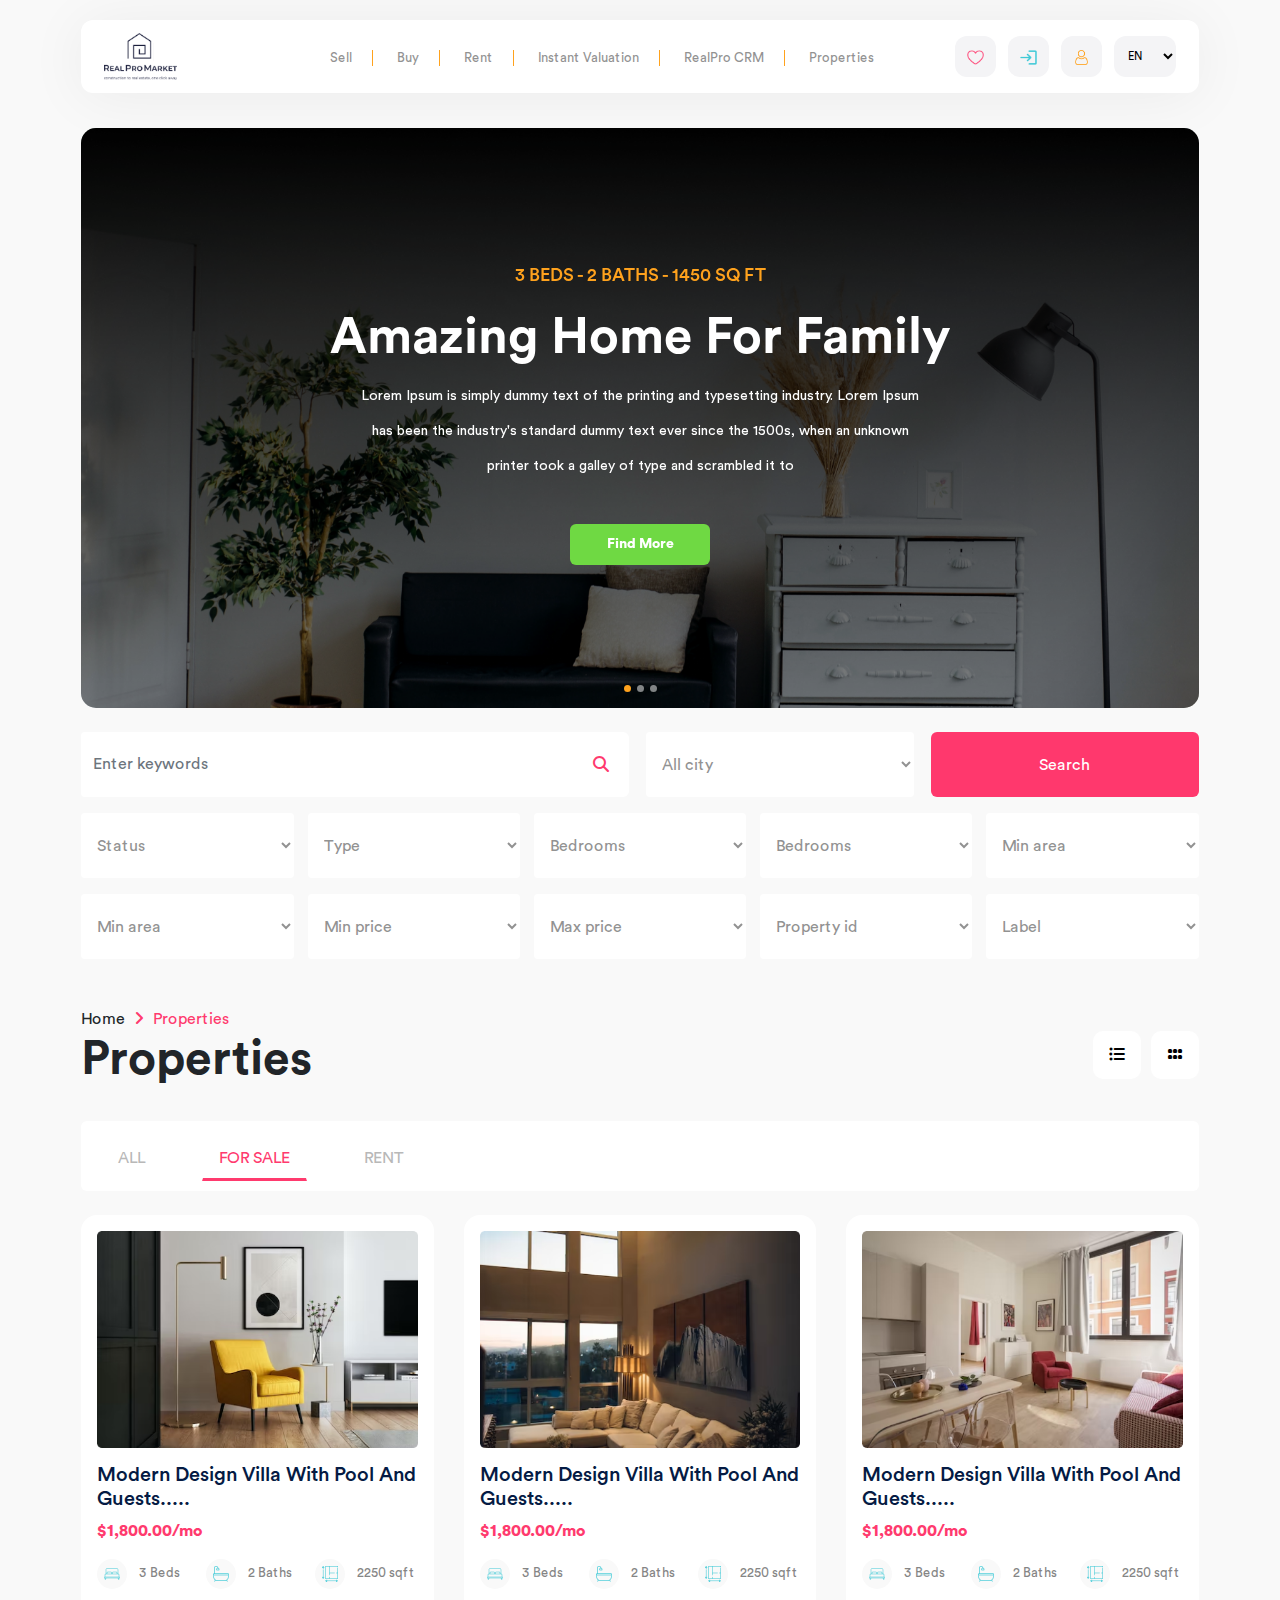
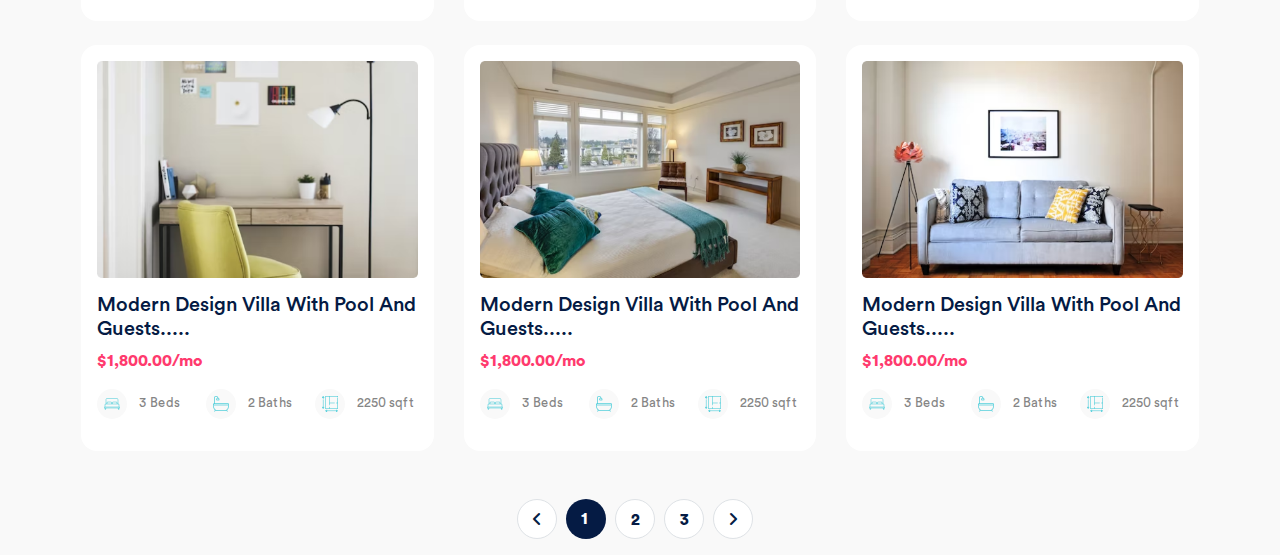
<file: propertypage.html>
<!DOCTYPE html>
<html lang="en">

<meta http-equiv="content-type" content="text/html;charset=UTF-8" />

<head>
    <meta charset="utf-8">
    <meta http-equiv="X-UA-Compatible" content="IE=edge">
    <meta content="width=device-width, initial-scale=1, minimum-scale=1, maximum-scale=5, user-scalable=1"
        name="viewport" />
    <meta name="csrf-token" content="cv9QwmXxKwDrVAolgTQ0MOoRxI4BcA3JkICBhzkY">
    <meta name="viewport" content="width=device-width, initial-scale=1">
    <title>Property page</title>
    <link href="./Site/img/favicon.png" rel="icon">
    <link href="./Site/img/apple-touch-icon.png" rel="apple-touch-icon">
    <link href="./assets/css/style.css" rel="stylesheet" />
    <link href="./assets/css/utility.css" rel="stylesheet" />
    <link href="./lib/bootstrap/dist/css/bootstrap.min.css" rel="stylesheet" />
    <link href="./lib/fontawesome-free-6.3.0-web/css/all.min.css" rel="stylesheet" />
</head>

<body>
    <header>
        <nav class="navbar">
            <div class="navbar-content">
                <div class="container-main main-nav main-shadow">
                    <div class="navbar-menu">
                        <a class="navbar-brand" href="/">
                            <img src="./assets/images/realpro_logo.png" class="logo-main">
                        </a>
                    </div>
                    <div class="navbar-collapse justify-content-center" id="navbarDefault">
                        <ul class="navbar-nav">
                            <li class="nav-item nav-border-right">
                                <a class="nav-link main-nav-item" asp-controller="Home" asp-action="Property"
                                    asp-route-id="Sell">Sell</a>
                            </li>
                            <li class="nav-item nav-border-right">
                                <a class="nav-link main-nav-item" asp-controller="Home" asp-action="Property"
                                    asp-route-id="Buy">Buy</a>
                            </li>
                            <li class="nav-item nav-border-right">
                                <a class="nav-link main-nav-item" asp-controller="Home" asp-action="Property"
                                    asp-route-id="Rent">Rent</a>
                            </li>
                            <li class="nav-item nav-border-right">
                                <a class="nav-link main-nav-item" asp-controller="Home" asp-action="Property"
                                    asp-route-id="Valuation">Instant Valuation</a>
                            </li>
                            <li class="nav-item nav-border-right">
                                <a class="nav-link main-nav-item" asp-controller="Home" asp-action="Plans">RealPro
                                    CRM</a>
                            </li>
                            <li class="nav-item">
                                <a class="nav-link main-nav-item" asp-controller="Properties"
                                    asp-action="Index">Properties</a>
                            </li>
                        </ul>
                    </div>
                    <div class="navbar-function">
                        <button class="btn btn-nav-function">
                            <img src="./assets/images/icons/icon_heart.png" class="nav-func-icon" />
                        </button>
                        <button class="btn btn-nav-function">
                            <img src="./assets/images/icons/icon_login.png" class="nav-func-icon" />
                        </button>
                        <button class="btn btn-nav-function">
                            <img src="./assets/images/icons/icon_user.png" class="nav-func-icon" />
                        </button>
                        <select class="lan-control">
                            <option>EN</option>
                            <option>FR</option>
                            <option>SW</option>
                        </select>
                    </div>
                </div>
            </div>
        </nav>
    </header>
    <div id="carouselExampleIndicators" class="carousel slide container-main bg-property-slide rounded-15 mt-35px mb-4"  data-ride="carousel">
        <ol class="carousel-indicators">
            <li data-target="#carouselExampleIndicators" data-slide-to="0" class="active"></li>
            <li data-target="#carouselExampleIndicators" data-slide-to="1"></li>
            <li data-target="#carouselExampleIndicators" data-slide-to="2"></li>
        </ol>
        <div class="carousel-inner">
            <div class="carousel-item active">
                <div class="bg-property rounded-15">
                    <div class="d-flex justify-content-center flex-collumn bg-property-after">
                        <div class="text-center mt-12_perc">
                            <p class="property-details">3 BEDS - 2 BATHS - 1450 SQ FT</p>
                            <h1 class="text-intro-title text-white">
                                Amazing Home For Family
                            </h1>
                            <div class="d-flex justify-content-center">
                                <div class="wide-sm-50">
                                    <p class="text-propery-details">
                                        Lorem Ipsum is simply dummy text of the printing and typesetting industry. Lorem
                                        Ipsum
                                        has
                                        been the industry's standard dummy text ever since the 1500s, when an unknown
                                        printer took a galley of type and scrambled it to
                                    </p>
                                    <button class="btn-success-light mt-4">
                                        Find More
                                    </button>
                                </div>

                            </div>
                        </div>

                    </div>

                </div>
            </div>
            <div class="carousel-item">
                <div class="bg-property rounded-15">
                    <div class="d-flex justify-content-center flex-collumn bg-property-after">
                        <div class="text-center mt-12_perc">
                            <p class="property-details">3 BEDS - 2 BATHS - 1450 SQ FT</p>
                            <h1 class="text-intro-title text-white">
                                Amazing Home For Family
                            </h1>
                            <div class="d-flex justify-content-center">
                                <div class="wide-sm-50">
                                    <p class="text-propery-details">
                                        Lorem Ipsum is simply dummy text of the printing and typesetting industry. Lorem
                                        Ipsum
                                        has
                                        been the industry's standard dummy text ever since the 1500s, when an unknown
                                        printer took a galley of type and scrambled it to
                                    </p>
                                    <button class="btn-success-light mt-4">
                                        Find More
                                    </button>
                                </div>

                            </div>
                        </div>

                    </div>

                </div>
            </div>
            <div class="carousel-item">
                <div class="bg-property rounded-15">
                    <div class="d-flex justify-content-center flex-collumn bg-property-after">
                        <div class="text-center mt-12_perc">
                            <p class="property-details">3 BEDS - 2 BATHS - 1450 SQ FT</p>
                            <h1 class="text-intro-title text-white">
                                Amazing Home For Family
                            </h1>
                            <div class="d-flex justify-content-center">
                                <div class="wide-sm-50">
                                    <p class="text-propery-details">
                                        Lorem Ipsum is simply dummy text of the printing and typesetting industry. Lorem
                                        Ipsum
                                        has
                                        been the industry's standard dummy text ever since the 1500s, when an unknown
                                        printer took a galley of type and scrambled it to
                                    </p>
                                    <button class="btn-success-light mt-4">
                                        Find More
                                    </button>
                                </div>

                            </div>
                        </div>

                    </div>

                </div>
            </div>
        </div>
        
    </div>

    <div class="container-main mb-5">
        <div class="d-flex justify-content-between mb-3">
            <div class="input-group wide-sm-49">
                <input type="text" class="form-control input-property" placeholder="Enter keywords">
                <div class="input-group-append">
                    <button class="btn-search-icon" type="button">
                        <i class="fa-solid fa-magnifying-glass"></i>
                    </button>
                </div>
            </div>
            <div class="wide-sm-24">
                <select class="form-control input-property">
                    <option>All city</option>
                </select>
            </div>
            <div class="input-group wide-sm-24">
                <button class="btn-search-submit">Search</button>
            </div>
        </div>
        <div class="d-flex justify-content-between mb-3">
            <div class="wide-sm-19">
                <select class="form-control input-property">
                    <option>Status</option>
                </select>
            </div>
            <div class="wide-sm-19">
                <select class="form-control input-property">
                    <option>Type</option>
                </select>
            </div>
            <div class="wide-sm-19">
                <select class="form-control input-property">
                    <option>Bedrooms</option>
                </select>
            </div>
            <div class="wide-sm-19">
                <select class="form-control input-property">
                    <option>Bedrooms</option>
                </select>
            </div>
            <div class="wide-sm-19">
                <select class="form-control input-property">
                    <option>Min area</option>
                </select>
            </div>
        </div>
        <div class="d-flex justify-content-between">
            <div class="wide-sm-19">
                <select class="form-control input-property">
                    <option>Min area</option>
                </select>
            </div>
            <div class="wide-sm-19">
                <select class="form-control input-property">
                    <option>Min price</option>
                </select>
            </div>
            <div class="wide-sm-19">
                <select class="form-control input-property">
                    <option>Max price</option>
                </select>
            </div>
            <div class="wide-sm-19">
                <select class="form-control input-property">
                    <option>Property id</option>
                </select>
            </div>
            <div class="wide-sm-19">
                <select class="form-control input-property">
                    <option>Label</option>
                </select>
            </div>
        </div>
    </div>

    <div class="container-main">
        <div class="d-flex">
            <span class="fw-450">Home</span>
            <span class="ml-10px text-theme fw-450"><i class="fa-solid fa-angle-right"></i></span>
            <span class="ml-10px text-theme fw-450">Properties</span>
        </div>
        <div class="d-flex justify-content-between mb-4">
            <h1 class="text-label">Properties</h1>
            <div class="d-flex">
                <button class="btn-view-select">
                    <i class="fa-solid fa-list-ul"></i>
                </button>
                <button class="btn-view-select ml-10px">
                    <i class="fa-solid fa-grip"></i>
                </button>
            </div>
        </div>
        <div>
            <ul id="tabs" class="nav nav-tabs">
                <li class="nav-item"><a href="" data-target="#home1" data-toggle="tab"
                        class="nav-link small text-uppercase">ALL</a></li>
                <li class="nav-item"><a href="" data-target="#profile1" data-toggle="tab"
                        class="nav-link small text-uppercase active">FOR SALE</a></li>
                <li class="nav-item"><a href="" data-target="#messages1" data-toggle="tab"
                        class="nav-link small text-uppercase">RENT</a></li>
            </ul>
            <br>
            <div id="tabsContent" class="tab-content">
                <div id="home1" class="tab-pane fade">
                    <div class="row">
                        <div class="col-sm-4 col-12 mb-4">
                            <div class="bg-white rounded-16 p-3">
                                <img src="./assets/images/property/p1.png" class="img-fluid">
                                <h1 class="property-item-title">Modern Design Villa With Pool
                                    And Guests.....</h1>
                                <p class="text-theme">
                                    $1,800.00/mo
                                </p>
                                <div class="d-flex my-3 justify-content-between">
                                    <div class="d-flex" style="width:32%">
                                        <div class="prop_icon">
                                            <img src="./assets/images/icons/icon_bed.png" class="img-fluid" />
                                        </div>
                                        <span class="prop_label">3 Beds</span>
                                    </div>
                                    <div class="d-flex" style="width:32%">
                                        <div class="prop_icon" style="width:32%">
                                            <img src="./assets/images/icons/icon_bath.png" class="img-fluid" />
                                        </div>
                                        <span class="prop_label">2 Baths</span>
                                    </div>
                                    <div class="d-flex" style="width:32%">
                                        <div class="prop_icon">
                                            <img src="./assets/images/icons/icon_area.png" class="img-fluid" />
                                        </div>
                                        <span class="prop_label">2250 sqft</span>
                                    </div>

                                </div>
                            </div>
                        </div>

                        <div class="col-sm-4 col-12 mb-4">
                            <div class="bg-white rounded-16 p-3">
                                <img src="./assets/images/property/p2.png" class="img-fluid">
                                <h1 class="property-item-title">Modern Design Villa With Pool
                                    And Guests.....</h1>
                                <p class="text-theme">
                                    $1,800.00/mo
                                </p>
                                <div class="d-flex my-3 justify-content-between">
                                    <div class="d-flex" style="width:32%">
                                        <div class="prop_icon">
                                            <img src="./assets/images/icons/icon_bed.png" class="img-fluid" />
                                        </div>
                                        <span class="prop_label">3 Beds</span>
                                    </div>
                                    <div class="d-flex" style="width:32%">
                                        <div class="prop_icon" style="width:32%">
                                            <img src="./assets/images/icons/icon_bath.png" class="img-fluid" />
                                        </div>
                                        <span class="prop_label">2 Baths</span>
                                    </div>
                                    <div class="d-flex" style="width:32%">
                                        <div class="prop_icon">
                                            <img src="./assets/images/icons/icon_area.png" class="img-fluid" />
                                        </div>
                                        <span class="prop_label">2250 sqft</span>
                                    </div>

                                </div>
                            </div>
                        </div>
                        <div class="col-sm-4 col-12 mb-4">
                            <div class="bg-white rounded-16 p-3">
                                <img src="./assets/images/property/p3.png" class="img-fluid">
                                <h1 class="property-item-title">Modern Design Villa With Pool
                                    And Guests.....</h1>
                                <p class="text-theme">
                                    $1,800.00/mo
                                </p>
                                <div class="d-flex my-3 justify-content-between">
                                    <div class="d-flex" style="width:32%">
                                        <div class="prop_icon">
                                            <img src="./assets/images/icons/icon_bed.png" class="img-fluid" />
                                        </div>
                                        <span class="prop_label">3 Beds</span>
                                    </div>
                                    <div class="d-flex" style="width:32%">
                                        <div class="prop_icon" style="width:32%">
                                            <img src="./assets/images/icons/icon_bath.png" class="img-fluid" />
                                        </div>
                                        <span class="prop_label">2 Baths</span>
                                    </div>
                                    <div class="d-flex" style="width:32%">
                                        <div class="prop_icon">
                                            <img src="./assets/images/icons/icon_area.png" class="img-fluid" />
                                        </div>
                                        <span class="prop_label">2250 sqft</span>
                                    </div>

                                </div>
                            </div>
                        </div>
                        <div class="col-sm-4 col-12 mb-4">
                            <div class="bg-white rounded-16 p-3">
                                <img src="./assets/images/property/p4.png" class="img-fluid">
                                <h1 class="property-item-title">Modern Design Villa With Pool
                                    And Guests.....</h1>
                                <p class="text-theme">
                                    $1,800.00/mo
                                </p>
                                <div class="d-flex my-3 justify-content-between">
                                    <div class="d-flex" style="width:32%">
                                        <div class="prop_icon">
                                            <img src="./assets/images/icons/icon_bed.png" class="img-fluid" />
                                        </div>
                                        <span class="prop_label">3 Beds</span>
                                    </div>
                                    <div class="d-flex" style="width:32%">
                                        <div class="prop_icon" style="width:32%">
                                            <img src="./assets/images/icons/icon_bath.png" class="img-fluid" />
                                        </div>
                                        <span class="prop_label">2 Baths</span>
                                    </div>
                                    <div class="d-flex" style="width:32%">
                                        <div class="prop_icon">
                                            <img src="./assets/images/icons/icon_area.png" class="img-fluid" />
                                        </div>
                                        <span class="prop_label">2250 sqft</span>
                                    </div>

                                </div>
                            </div>
                        </div>
                        <div class="col-sm-4 col-12 mb-4">
                            <div class="bg-white rounded-16 p-3">
                                <img src="./assets/images/property/p5.png" class="img-fluid">
                                <h1 class="property-item-title">Modern Design Villa With Pool
                                    And Guests.....</h1>
                                <p class="text-theme">
                                    $1,800.00/mo
                                </p>
                                <div class="d-flex my-3 justify-content-between">
                                    <div class="d-flex" style="width:32%">
                                        <div class="prop_icon">
                                            <img src="./assets/images/icons/icon_bed.png" class="img-fluid" />
                                        </div>
                                        <span class="prop_label">3 Beds</span>
                                    </div>
                                    <div class="d-flex" style="width:32%">
                                        <div class="prop_icon" style="width:32%">
                                            <img src="./assets/images/icons/icon_bath.png" class="img-fluid" />
                                        </div>
                                        <span class="prop_label">2 Baths</span>
                                    </div>
                                    <div class="d-flex" style="width:32%">
                                        <div class="prop_icon">
                                            <img src="./assets/images/icons/icon_area.png" class="img-fluid" />
                                        </div>
                                        <span class="prop_label">2250 sqft</span>
                                    </div>

                                </div>
                            </div>
                        </div>
                        <div class="col-sm-4 col-12 mb-4">
                            <div class="bg-white rounded-16 p-3">
                                <img src="./assets/images/property/p6.png" class="img-fluid">
                                <h1 class="property-item-title">Modern Design Villa With Pool
                                    And Guests.....</h1>
                                <p class="text-theme">
                                    $1,800.00/mo
                                </p>
                                <div class="d-flex my-3 justify-content-between">
                                    <div class="d-flex" style="width:32%">
                                        <div class="prop_icon">
                                            <img src="./assets/images/icons/icon_bed.png" class="img-fluid" />
                                        </div>
                                        <span class="prop_label">3 Beds</span>
                                    </div>
                                    <div class="d-flex" style="width:32%">
                                        <div class="prop_icon" style="width:32%">
                                            <img src="./assets/images/icons/icon_bath.png" class="img-fluid" />
                                        </div>
                                        <span class="prop_label">2 Baths</span>
                                    </div>
                                    <div class="d-flex" style="width:32%">
                                        <div class="prop_icon">
                                            <img src="./assets/images/icons/icon_area.png" class="img-fluid" />
                                        </div>
                                        <span class="prop_label">2250 sqft</span>
                                    </div>

                                </div>
                            </div>
                        </div>
                        <div class="col-sm-4 col-12 mb-4">
                            <div class="bg-white rounded-16 p-3">
                                <img src="./assets/images/property/p7.png" class="img-fluid">
                                <h1 class="property-item-title">Modern Design Villa With Pool
                                    And Guests.....</h1>
                                <p class="text-theme">
                                    $1,800.00/mo
                                </p>
                                <div class="d-flex my-3 justify-content-between">
                                    <div class="d-flex" style="width:32%">
                                        <div class="prop_icon">
                                            <img src="./assets/images/icons/icon_bed.png" class="img-fluid" />
                                        </div>
                                        <span class="prop_label">3 Beds</span>
                                    </div>
                                    <div class="d-flex" style="width:32%">
                                        <div class="prop_icon" style="width:32%">
                                            <img src="./assets/images/icons/icon_bath.png" class="img-fluid" />
                                        </div>
                                        <span class="prop_label">2 Baths</span>
                                    </div>
                                    <div class="d-flex" style="width:32%">
                                        <div class="prop_icon">
                                            <img src="./assets/images/icons/icon_area.png" class="img-fluid" />
                                        </div>
                                        <span class="prop_label">2250 sqft</span>
                                    </div>

                                </div>
                            </div>
                        </div>
                        <div class="col-sm-4 col-12 mb-4">
                            <div class="bg-white rounded-16 p-3">
                                <img src="./assets/images/property/p8.png" class="img-fluid">
                                <h1 class="property-item-title">Modern Design Villa With Pool
                                    And Guests.....</h1>
                                <p class="text-theme">
                                    $1,800.00/mo
                                </p>
                                <div class="d-flex my-3 justify-content-between">
                                    <div class="d-flex" style="width:32%">
                                        <div class="prop_icon">
                                            <img src="./assets/images/icons/icon_bed.png" class="img-fluid" />
                                        </div>
                                        <span class="prop_label">3 Beds</span>
                                    </div>
                                    <div class="d-flex" style="width:32%">
                                        <div class="prop_icon" style="width:32%">
                                            <img src="./assets/images/icons/icon_bath.png" class="img-fluid" />
                                        </div>
                                        <span class="prop_label">2 Baths</span>
                                    </div>
                                    <div class="d-flex" style="width:32%">
                                        <div class="prop_icon">
                                            <img src="./assets/images/icons/icon_area.png" class="img-fluid" />
                                        </div>
                                        <span class="prop_label">2250 sqft</span>
                                    </div>

                                </div>
                            </div>
                        </div>
                        <div class="col-sm-4 col-12 mb-4">
                            <div class="bg-white rounded-16 p-3">
                                <img src="./assets/images/property/p9.png" class="img-fluid">
                                <h1 class="property-item-title">Modern Design Villa With Pool
                                    And Guests.....</h1>
                                <p class="text-theme">
                                    $1,800.00/mo
                                </p>
                                <div class="d-flex my-3 justify-content-between">
                                    <div class="d-flex" style="width:32%">
                                        <div class="prop_icon">
                                            <img src="./assets/images/icons/icon_bed.png" class="img-fluid" />
                                        </div>
                                        <span class="prop_label">3 Beds</span>
                                    </div>
                                    <div class="d-flex" style="width:32%">
                                        <div class="prop_icon" style="width:32%">
                                            <img src="./assets/images/icons/icon_bath.png" class="img-fluid" />
                                        </div>
                                        <span class="prop_label">2 Baths</span>
                                    </div>
                                    <div class="d-flex" style="width:32%">
                                        <div class="prop_icon">
                                            <img src="./assets/images/icons/icon_area.png" class="img-fluid" />
                                        </div>
                                        <span class="prop_label">2250 sqft</span>
                                    </div>

                                </div>
                            </div>
                        </div>

                    </div>
                </div>
                <div id="profile1" class="tab-pane fade active show">
                    <div class="row">
                        <div class="col-sm-4 col-12 mb-4">
                            <div class="bg-white rounded-16 p-3">
                                <img src="./assets/images/property/p1.png" class="img-fluid">
                                <h1 class="property-item-title">Modern Design Villa With Pool
                                    And Guests.....</h1>
                                <p class="text-theme">
                                    $1,800.00/mo
                                </p>
                                <div class="d-flex my-3 justify-content-between">
                                    <div class="d-flex" style="width:32%">
                                        <div class="prop_icon">
                                            <img src="./assets/images/icons/icon_bed.png" class="img-fluid" />
                                        </div>
                                        <span class="prop_label">3 Beds</span>
                                    </div>
                                    <div class="d-flex" style="width:32%">
                                        <div class="prop_icon" style="width:32%">
                                            <img src="./assets/images/icons/icon_bath.png" class="img-fluid" />
                                        </div>
                                        <span class="prop_label">2 Baths</span>
                                    </div>
                                    <div class="d-flex" style="width:32%">
                                        <div class="prop_icon">
                                            <img src="./assets/images/icons/icon_area.png" class="img-fluid" />
                                        </div>
                                        <span class="prop_label">2250 sqft</span>
                                    </div>

                                </div>
                            </div>
                        </div>

                        <div class="col-sm-4 col-12 mb-4">
                            <div class="bg-white rounded-16 p-3">
                                <img src="./assets/images/property/p2.png" class="img-fluid">
                                <h1 class="property-item-title">Modern Design Villa With Pool
                                    And Guests.....</h1>
                                <p class="text-theme">
                                    $1,800.00/mo
                                </p>
                                <div class="d-flex my-3 justify-content-between">
                                    <div class="d-flex" style="width:32%">
                                        <div class="prop_icon">
                                            <img src="./assets/images/icons/icon_bed.png" class="img-fluid" />
                                        </div>
                                        <span class="prop_label">3 Beds</span>
                                    </div>
                                    <div class="d-flex" style="width:32%">
                                        <div class="prop_icon" style="width:32%">
                                            <img src="./assets/images/icons/icon_bath.png" class="img-fluid" />
                                        </div>
                                        <span class="prop_label">2 Baths</span>
                                    </div>
                                    <div class="d-flex" style="width:32%">
                                        <div class="prop_icon">
                                            <img src="./assets/images/icons/icon_area.png" class="img-fluid" />
                                        </div>
                                        <span class="prop_label">2250 sqft</span>
                                    </div>

                                </div>
                            </div>
                        </div>
                        <div class="col-sm-4 col-12 mb-4">
                            <div class="bg-white rounded-16 p-3">
                                <img src="./assets/images/property/p3.png" class="img-fluid">
                                <h1 class="property-item-title">Modern Design Villa With Pool
                                    And Guests.....</h1>
                                <p class="text-theme">
                                    $1,800.00/mo
                                </p>
                                <div class="d-flex my-3 justify-content-between">
                                    <div class="d-flex" style="width:32%">
                                        <div class="prop_icon">
                                            <img src="./assets/images/icons/icon_bed.png" class="img-fluid" />
                                        </div>
                                        <span class="prop_label">3 Beds</span>
                                    </div>
                                    <div class="d-flex" style="width:32%">
                                        <div class="prop_icon" style="width:32%">
                                            <img src="./assets/images/icons/icon_bath.png" class="img-fluid" />
                                        </div>
                                        <span class="prop_label">2 Baths</span>
                                    </div>
                                    <div class="d-flex" style="width:32%">
                                        <div class="prop_icon">
                                            <img src="./assets/images/icons/icon_area.png" class="img-fluid" />
                                        </div>
                                        <span class="prop_label">2250 sqft</span>
                                    </div>

                                </div>
                            </div>
                        </div>
                        <div class="col-sm-4 col-12 mb-4">
                            <div class="bg-white rounded-16 p-3">
                                <img src="./assets/images/property/p4.png" class="img-fluid">
                                <h1 class="property-item-title">Modern Design Villa With Pool
                                    And Guests.....</h1>
                                <p class="text-theme">
                                    $1,800.00/mo
                                </p>
                                <div class="d-flex my-3 justify-content-between">
                                    <div class="d-flex" style="width:32%">
                                        <div class="prop_icon">
                                            <img src="./assets/images/icons/icon_bed.png" class="img-fluid" />
                                        </div>
                                        <span class="prop_label">3 Beds</span>
                                    </div>
                                    <div class="d-flex" style="width:32%">
                                        <div class="prop_icon" style="width:32%">
                                            <img src="./assets/images/icons/icon_bath.png" class="img-fluid" />
                                        </div>
                                        <span class="prop_label">2 Baths</span>
                                    </div>
                                    <div class="d-flex" style="width:32%">
                                        <div class="prop_icon">
                                            <img src="./assets/images/icons/icon_area.png" class="img-fluid" />
                                        </div>
                                        <span class="prop_label">2250 sqft</span>
                                    </div>

                                </div>
                            </div>
                        </div>
                        <div class="col-sm-4 col-12 mb-4">
                            <div class="bg-white rounded-16 p-3">
                                <img src="./assets/images/property/p5.png" class="img-fluid">
                                <h1 class="property-item-title">Modern Design Villa With Pool
                                    And Guests.....</h1>
                                <p class="text-theme">
                                    $1,800.00/mo
                                </p>
                                <div class="d-flex my-3 justify-content-between">
                                    <div class="d-flex" style="width:32%">
                                        <div class="prop_icon">
                                            <img src="./assets/images/icons/icon_bed.png" class="img-fluid" />
                                        </div>
                                        <span class="prop_label">3 Beds</span>
                                    </div>
                                    <div class="d-flex" style="width:32%">
                                        <div class="prop_icon" style="width:32%">
                                            <img src="./assets/images/icons/icon_bath.png" class="img-fluid" />
                                        </div>
                                        <span class="prop_label">2 Baths</span>
                                    </div>
                                    <div class="d-flex" style="width:32%">
                                        <div class="prop_icon">
                                            <img src="./assets/images/icons/icon_area.png" class="img-fluid" />
                                        </div>
                                        <span class="prop_label">2250 sqft</span>
                                    </div>

                                </div>
                            </div>
                        </div>
                        <div class="col-sm-4 col-12 mb-4">
                            <div class="bg-white rounded-16 p-3">
                                <img src="./assets/images/property/p6.png" class="img-fluid">
                                <h1 class="property-item-title">Modern Design Villa With Pool
                                    And Guests.....</h1>
                                <p class="text-theme">
                                    $1,800.00/mo
                                </p>
                                <div class="d-flex my-3 justify-content-between">
                                    <div class="d-flex" style="width:32%">
                                        <div class="prop_icon">
                                            <img src="./assets/images/icons/icon_bed.png" class="img-fluid" />
                                        </div>
                                        <span class="prop_label">3 Beds</span>
                                    </div>
                                    <div class="d-flex" style="width:32%">
                                        <div class="prop_icon" style="width:32%">
                                            <img src="./assets/images/icons/icon_bath.png" class="img-fluid" />
                                        </div>
                                        <span class="prop_label">2 Baths</span>
                                    </div>
                                    <div class="d-flex" style="width:32%">
                                        <div class="prop_icon">
                                            <img src="./assets/images/icons/icon_area.png" class="img-fluid" />
                                        </div>
                                        <span class="prop_label">2250 sqft</span>
                                    </div>

                                </div>
                            </div>
                        </div>
                    </div>
                </div>
                <div id="messages1" class="tab-pane fade">
                    <div class="row">
                        <div class="col-sm-4 col-12 mb-4">
                            <div class="bg-white rounded-16 p-3">
                                <img src="./assets/images/property/p1.png" class="img-fluid">
                                <h1 class="property-item-title">Modern Design Villa With Pool
                                    And Guests.....</h1>
                                <p class="text-theme">
                                    $1,800.00/mo
                                </p>
                                <div class="d-flex my-3 justify-content-between">
                                    <div class="d-flex" style="width:32%">
                                        <div class="prop_icon">
                                            <img src="./assets/images/icons/icon_bed.png" class="img-fluid" />
                                        </div>
                                        <span class="prop_label">3 Beds</span>
                                    </div>
                                    <div class="d-flex" style="width:32%">
                                        <div class="prop_icon" style="width:32%">
                                            <img src="./assets/images/icons/icon_bath.png" class="img-fluid" />
                                        </div>
                                        <span class="prop_label">2 Baths</span>
                                    </div>
                                    <div class="d-flex" style="width:32%">
                                        <div class="prop_icon">
                                            <img src="./assets/images/icons/icon_area.png" class="img-fluid" />
                                        </div>
                                        <span class="prop_label">2250 sqft</span>
                                    </div>

                                </div>
                            </div>
                        </div>

                        <div class="col-sm-4 col-12 mb-4">
                            <div class="bg-white rounded-16 p-3">
                                <img src="./assets/images/property/p2.png" class="img-fluid">
                                <h1 class="property-item-title">Modern Design Villa With Pool
                                    And Guests.....</h1>
                                <p class="text-theme">
                                    $1,800.00/mo
                                </p>
                                <div class="d-flex my-3 justify-content-between">
                                    <div class="d-flex" style="width:32%">
                                        <div class="prop_icon">
                                            <img src="./assets/images/icons/icon_bed.png" class="img-fluid" />
                                        </div>
                                        <span class="prop_label">3 Beds</span>
                                    </div>
                                    <div class="d-flex" style="width:32%">
                                        <div class="prop_icon" style="width:32%">
                                            <img src="./assets/images/icons/icon_bath.png" class="img-fluid" />
                                        </div>
                                        <span class="prop_label">2 Baths</span>
                                    </div>
                                    <div class="d-flex" style="width:32%">
                                        <div class="prop_icon">
                                            <img src="./assets/images/icons/icon_area.png" class="img-fluid" />
                                        </div>
                                        <span class="prop_label">2250 sqft</span>
                                    </div>

                                </div>
                            </div>
                        </div>
                        <div class="col-sm-4 col-12 mb-4">
                            <div class="bg-white rounded-16 p-3">
                                <img src="./assets/images/property/p3.png" class="img-fluid">
                                <h1 class="property-item-title">Modern Design Villa With Pool
                                    And Guests.....</h1>
                                <p class="text-theme">
                                    $1,800.00/mo
                                </p>
                                <div class="d-flex my-3 justify-content-between">
                                    <div class="d-flex" style="width:32%">
                                        <div class="prop_icon">
                                            <img src="./assets/images/icons/icon_bed.png" class="img-fluid" />
                                        </div>
                                        <span class="prop_label">3 Beds</span>
                                    </div>
                                    <div class="d-flex" style="width:32%">
                                        <div class="prop_icon" style="width:32%">
                                            <img src="./assets/images/icons/icon_bath.png" class="img-fluid" />
                                        </div>
                                        <span class="prop_label">2 Baths</span>
                                    </div>
                                    <div class="d-flex" style="width:32%">
                                        <div class="prop_icon">
                                            <img src="./assets/images/icons/icon_area.png" class="img-fluid" />
                                        </div>
                                        <span class="prop_label">2250 sqft</span>
                                    </div>

                                </div>
                            </div>
                        </div>

                    </div>
                </div>
            </div>
        </div>

        <div class="mt-4 d-flex justify-content-center">
            <nav aria-label="Page navigation">
                <ul class="pagination">
                    <li class="page-item">
                        <a class="page-link" href="#" aria-label="Previous">
                            <span aria-hidden="true"><i class="fa-solid fa-angle-left"></i></span>
                            <span class="sr-only">Previous</span>
                        </a>
                    </li>
                    <li class="page-item"><a class="page-link-active" href="#">1</a></li>
                    <li class="page-item"><a class="page-link" href="#">2</a></li>
                    <li class="page-item"><a class="page-link" href="#">3</a></li>
                    <li class="page-item">
                        <a class="page-link" href="#" aria-label="Next">
                            <span aria-hidden="true"><i class="fa-solid fa-angle-right"></i></span>
                            <span class="sr-only">Next</span>
                        </a>
                    </li>
                </ul>
            </nav>
        </div>
    </div>
    <div id="preloader"></div>

    <script src="./lib/jquery/dist/jquery.min.js"></script>
    <script src="./lib/bootstrap/dist/js/bootstrap.bundle.min.js"></script>
</body>

</html>
</file>
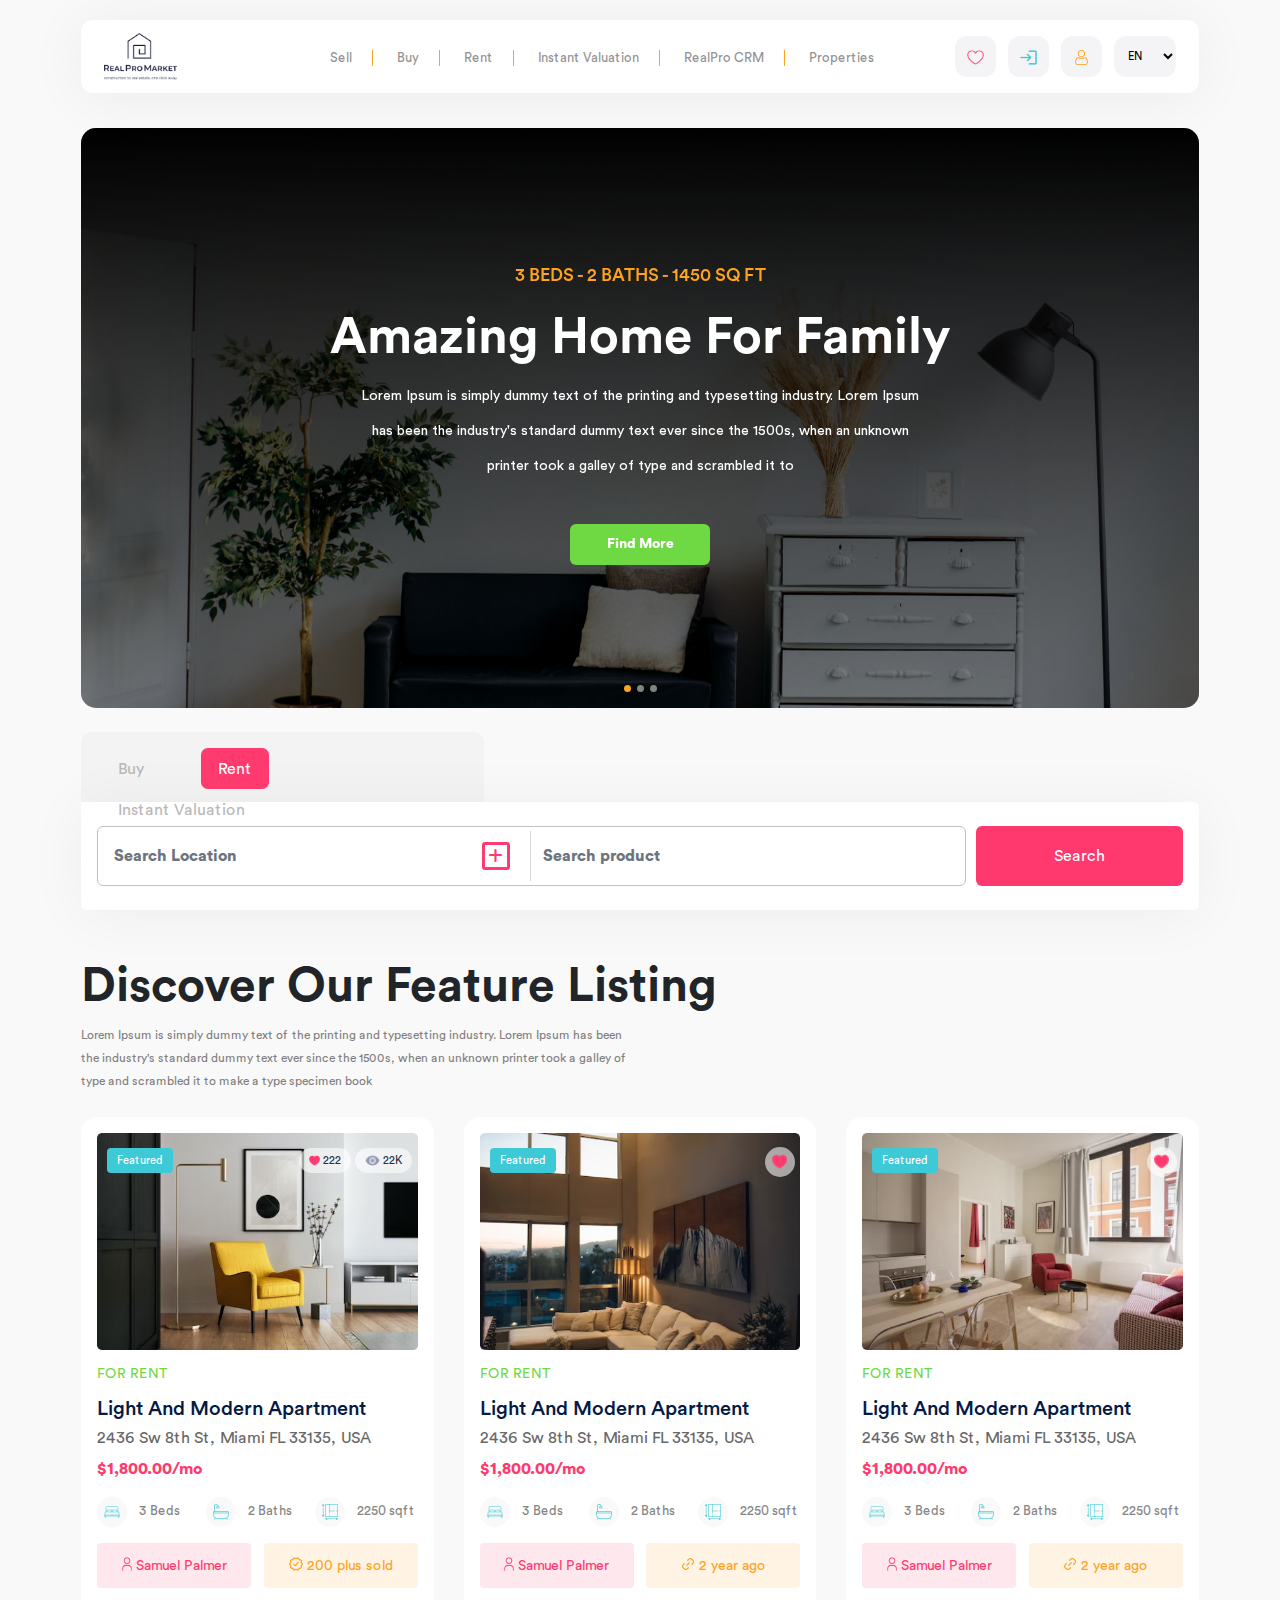
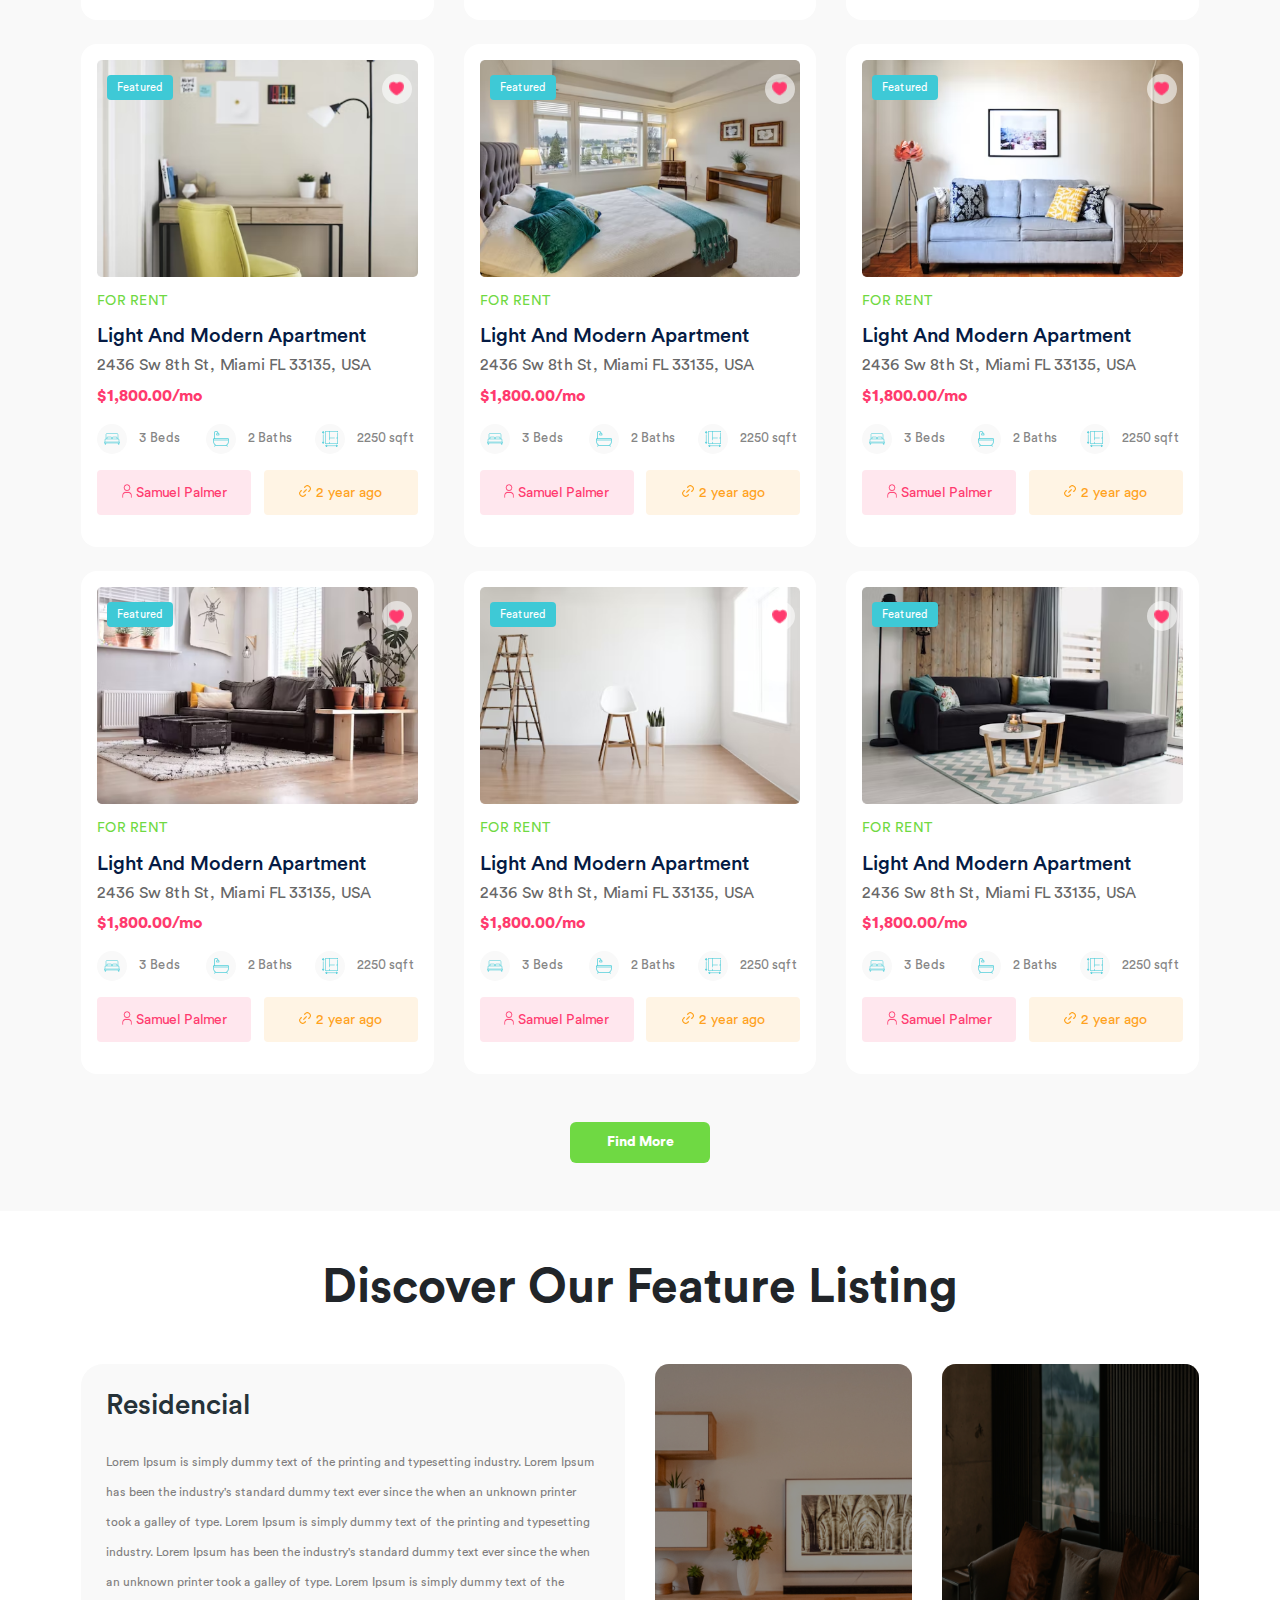
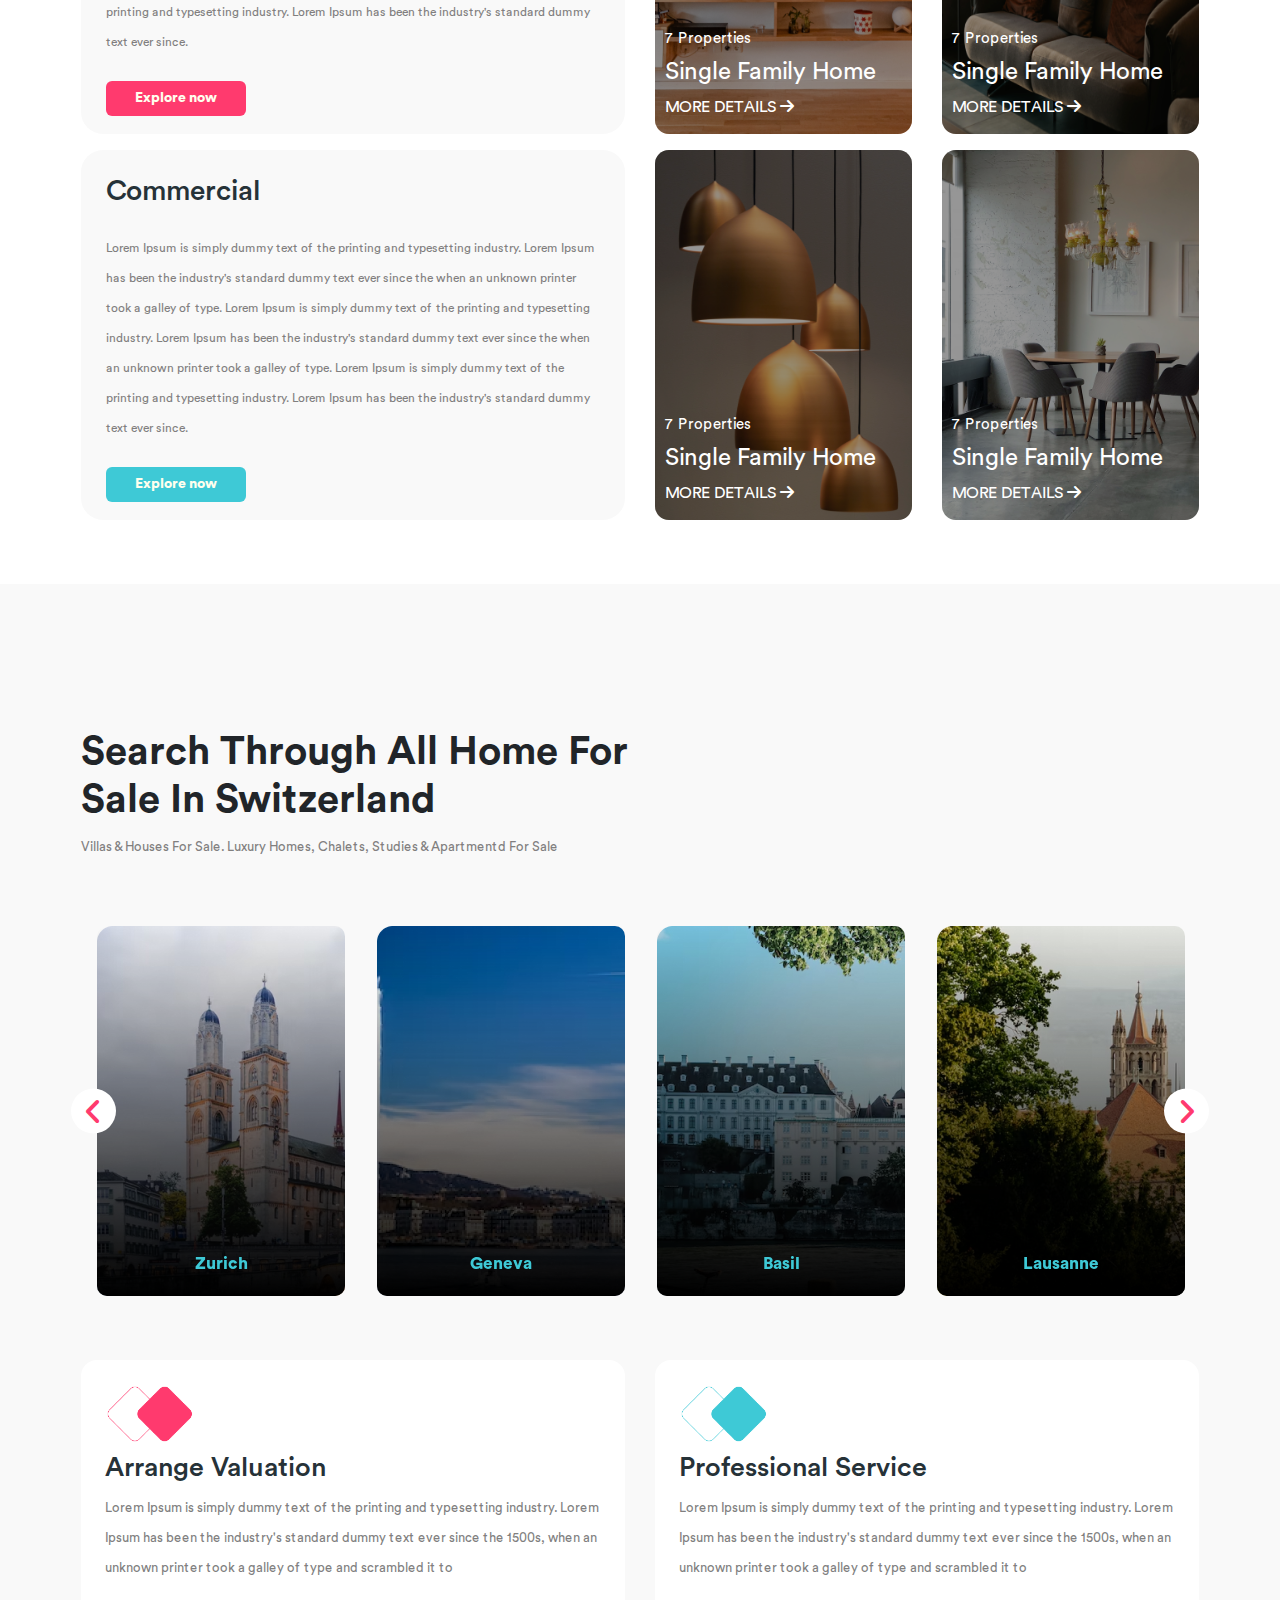
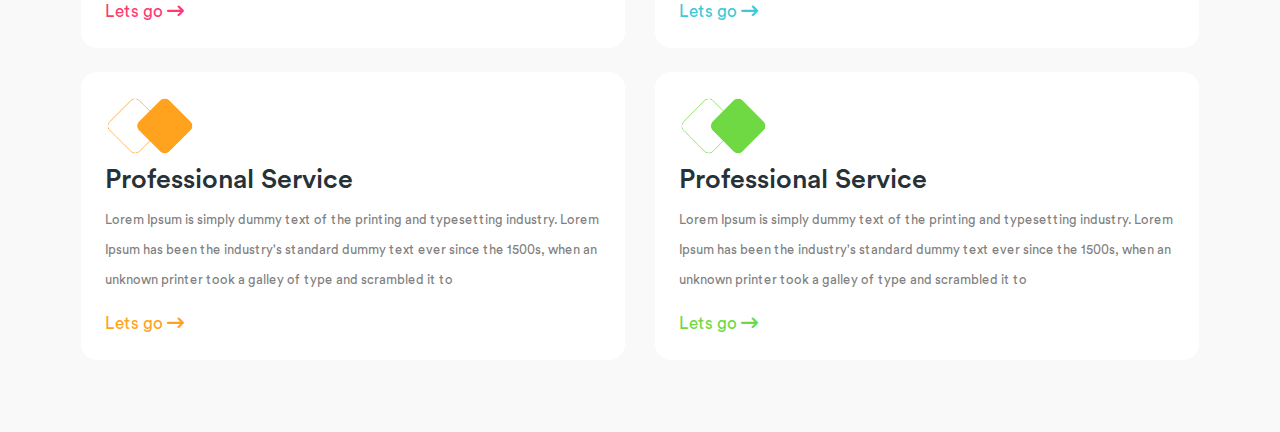
<file: RentPage.html>
<!DOCTYPE html>
<html lang="en">

<meta http-equiv="content-type" content="text/html;charset=UTF-8" />

<head>
    <meta charset="utf-8">
    <meta http-equiv="X-UA-Compatible" content="IE=edge">
    <meta content="width=device-width, initial-scale=1, minimum-scale=1, maximum-scale=5, user-scalable=1"
        name="viewport" />
    <meta name="csrf-token" content="cv9QwmXxKwDrVAolgTQ0MOoRxI4BcA3JkICBhzkY">
    <meta name="viewport" content="width=device-width, initial-scale=1">
    <title>Rent page</title>
    <link href="./Site/img/favicon.png" rel="icon">
    <link href="./Site/img/apple-touch-icon.png" rel="apple-touch-icon">
    <link href="./assets/css/style.css" rel="stylesheet" />
    <link href="./assets/css/utility.css" rel="stylesheet" />
    <link href="./lib/bootstrap/dist/css/bootstrap.min.css" rel="stylesheet" />
    <link href="./lib/fontawesome-free-6.3.0-web/css/all.min.css" rel="stylesheet" />

    <link href="./lib/slick/slick-theme.css" rel="stylesheet" />
    <link href="./lib/slick/slick.css" rel="stylesheet" />
    <style>

    </style>
</head>

<body>
    <header>
        <nav class="navbar">
            <div class="navbar-content">
                <div class="container-main main-nav main-shadow">
                    <div class="navbar-menu">
                        <a class="navbar-brand" href="/">
                            <img src="./assets/images/realpro_logo.png" class="logo-main">
                        </a>
                    </div>
                    <div class="navbar-collapse justify-content-center" id="navbarDefault">
                        <ul class="navbar-nav">
                            <li class="nav-item nav-border-right">
                                <a class="nav-link main-nav-item" asp-controller="Home" asp-action="Property"
                                    asp-route-id="Sell">Sell</a>
                            </li>
                            <li class="nav-item nav-border-right">
                                <a class="nav-link main-nav-item" asp-controller="Home" asp-action="Property"
                                    asp-route-id="Buy">Buy</a>
                            </li>
                            <li class="nav-item nav-border-right">
                                <a class="nav-link main-nav-item" asp-controller="Home" asp-action="Property"
                                    asp-route-id="Rent">Rent</a>
                            </li>
                            <li class="nav-item nav-border-right">
                                <a class="nav-link main-nav-item" asp-controller="Home" asp-action="Property"
                                    asp-route-id="Valuation">Instant Valuation</a>
                            </li>
                            <li class="nav-item nav-border-right">
                                <a class="nav-link main-nav-item" asp-controller="Home" asp-action="Plans">RealPro
                                    CRM</a>
                            </li>
                            <li class="nav-item">
                                <a class="nav-link main-nav-item" asp-controller="Properties"
                                    asp-action="Index">Properties</a>
                            </li>
                        </ul>
                    </div>
                    <div class="navbar-function">
                        <button class="btn btn-nav-function">
                            <img src="./assets/images/icons/icon_heart.png" class="nav-func-icon" />
                        </button>
                        <button class="btn btn-nav-function">
                            <img src="./assets/images/icons/icon_login.png" class="nav-func-icon" />
                        </button>
                        <button class="btn btn-nav-function">
                            <img src="./assets/images/icons/icon_user.png" class="nav-func-icon" />
                        </button>
                        <select class="lan-control">
                            <option>EN</option>
                            <option>FR</option>
                            <option>SW</option>
                        </select>
                    </div>
                </div>
            </div>
        </nav>
    </header>
    <div id="carouselExampleIndicators" class="carousel slide container-main bg-property-slide rounded-15 mt-35px mb-4"
        data-ride="carousel">
        <ol class="carousel-indicators">
            <li data-target="#carouselExampleIndicators" data-slide-to="0" class="active"></li>
            <li data-target="#carouselExampleIndicators" data-slide-to="1"></li>
            <li data-target="#carouselExampleIndicators" data-slide-to="2"></li>
        </ol>
        <div class="carousel-inner">
            <div class="carousel-item active">
                <div class="bg-property rounded-15">
                    <div class="d-flex justify-content-center flex-collumn bg-property-after">
                        <div class="text-center mt-12_perc">
                            <p class="property-details">3 BEDS - 2 BATHS - 1450 SQ FT</p>
                            <h1 class="text-intro-title text-white">
                                Amazing Home For Family
                            </h1>
                            <div class="d-flex justify-content-center">
                                <div class="wide-sm-50">
                                    <p class="text-propery-details">
                                        Lorem Ipsum is simply dummy text of the printing and typesetting industry. Lorem
                                        Ipsum
                                        has
                                        been the industry's standard dummy text ever since the 1500s, when an unknown
                                        printer took a galley of type and scrambled it to
                                    </p>
                                    <button class="btn-success-light mt-4">
                                        Find More
                                    </button>
                                </div>

                            </div>
                        </div>

                    </div>

                </div>
            </div>
            <div class="carousel-item">
                <div class="bg-property rounded-15">
                    <div class="d-flex justify-content-center flex-collumn bg-property-after">
                        <div class="text-center mt-12_perc">
                            <p class="property-details">3 BEDS - 2 BATHS - 1450 SQ FT</p>
                            <h1 class="text-intro-title text-white">
                                Amazing Home For Family
                            </h1>
                            <div class="d-flex justify-content-center">
                                <div class="wide-sm-50">
                                    <p class="text-propery-details">
                                        Lorem Ipsum is simply dummy text of the printing and typesetting industry. Lorem
                                        Ipsum
                                        has
                                        been the industry's standard dummy text ever since the 1500s, when an unknown
                                        printer took a galley of type and scrambled it to
                                    </p>
                                    <button class="btn-success-light mt-4">
                                        Find More
                                    </button>
                                </div>

                            </div>
                        </div>

                    </div>

                </div>
            </div>
            <div class="carousel-item">
                <div class="bg-property rounded-15">
                    <div class="d-flex justify-content-center flex-collumn bg-property-after">
                        <div class="text-center mt-12_perc">
                            <p class="property-details">3 BEDS - 2 BATHS - 1450 SQ FT</p>
                            <h1 class="text-intro-title text-white">
                                Amazing Home For Family
                            </h1>
                            <div class="d-flex justify-content-center">
                                <div class="wide-sm-50">
                                    <p class="text-propery-details">
                                        Lorem Ipsum is simply dummy text of the printing and typesetting industry. Lorem
                                        Ipsum
                                        has
                                        been the industry's standard dummy text ever since the 1500s, when an unknown
                                        printer took a galley of type and scrambled it to
                                    </p>
                                    <button class="btn-success-light mt-4">
                                        Find More
                                    </button>
                                </div>

                            </div>
                        </div>

                    </div>

                </div>
            </div>
        </div>

    </div>

    <div class="container-main mb-5">
        <div>
            <ul id="tabs" class="nav nav-tabs rent-tab">
                <li class="nav-item"><a href="" data-target="#home1" data-toggle="tab" class="nav-link small">Buy</a>
                </li>
                <li class="nav-item"><a href="" data-target="#profile1" data-toggle="tab"
                        class="nav-link small active">Rent</a></li>
                <li class="nav-item"><a href="" data-target="#messages1" data-toggle="tab"
                        class="nav-link small">Instant Valuation</a></li>
            </ul>
            <div id="tabsContent" class="tab-content rent-tab-content">
                <div id="home1" class="tab-pane rent-tab-content px-3 fade py-4 tab-box-shadow">
                    <div class="d-flex">
                        <div class="border-search-area d-flex p-1 w-80">
                            <div class="input-group border-right-control-rent w-50">
                                <input type="text" class="form-control input-rent" placeholder="Search Location">
                                <div class="input-group-append">
                                    <button class="btn-search-icon" type="button">
                                        <div class="btn-theme-square">
                                            <i class="fa-solid fa-plus"></i>
                                        </div>
                                    </button>
                                </div>
                            </div>
                            <div class="w-50">
                                <input type="text" class="form-control input-rent" placeholder="Search product">
                            </div>
                        </div>
                        <div class="input-group w-20 pl-sm-10px">
                            <button class="btn-search-submit">Search</button>
                        </div>
                    </div>
                </div>
                <div id="profile1" class="tab-pane rent-tab-content px-3 fade py-4 active show tab-box-shadow">
                    <div class="d-flex">
                        <div class="border-search-area d-flex p-1 w-80">
                            <div class="input-group border-right-control-rent w-50">
                                <input type="text" class="form-control input-rent" placeholder="Search Location">
                                <div class="input-group-append">
                                    <button class="btn-search-icon" type="button">
                                        <div class="btn-theme-square">
                                            <i class="fa-solid fa-plus"></i>
                                        </div>
                                    </button>
                                </div>
                            </div>
                            <div class="w-50">
                                <input type="text" class="form-control input-rent" placeholder="Search product">
                            </div>
                        </div>
                        <div class="input-group w-20 pl-sm-10px">
                            <button class="btn-search-submit">Search</button>
                        </div>
                    </div>
                </div>
                <div id="messages1" class="tab-pane rent-tab-content px-3 fade py-4 tab-box-shadow">
                    <div class="d-flex">
                        <div class="border-search-area d-flex p-1 w-80">
                            <div class="input-group border-right-control-rent w-50">
                                <input type="text" class="form-control input-rent" placeholder="Search Location">
                                <div class="input-group-append">
                                    <button class="btn-search-icon" type="button">
                                        <div class="btn-theme-square">
                                            <i class="fa-solid fa-plus"></i>
                                        </div>
                                    </button>
                                </div>
                            </div>
                            <div class="w-50">
                                <input type="text" class="form-control input-rent" placeholder="Search product">
                            </div>
                        </div>
                        <div class="input-group w-20 pl-sm-10px">
                            <button class="btn-search-submit">Search</button>
                        </div>
                    </div>
                </div>
            </div>
        </div>
    </div>
    <div class="container-main">
        <div class="mb-4">
            <h1 class="text-label">Discover Our Feature Listing</h1>
            <div class="wide-sm-50">
                <p class="text-intro-message text-left">
                    Lorem Ipsum is simply dummy text of the printing and typesetting industry. Lorem Ipsum has been the
                    industry's
                    standard dummy text ever since the 1500s, when an unknown printer took a galley of type and
                    scrambled it to
                    make a type specimen book
                </p>
            </div>
        </div>
        <div>

            <div class="row">
                <div class="col-sm-4 col-12 mb-4">
                    <div class="bg-white rounded-16 p-3">
                        <img src="./assets/images/property/p1.png" class="img-fluid">
                        <div class="overlay-info">
                            <div>
                                <span class="span-feature">Featured</span>
                            </div>
                            <div>
                                <span class="span-liked"><img src="./assets/images/icons/icon_heart_fill.png"
                                        height="11px" /> 222</span>
                                <span class="span-liked"><img src="./assets/images/icons/icon_eye.png" height="11px" />
                                    22K</span>
                            </div>
                        </div>
                        <div class="mt-3 mb-2">
                            <h5 class="mb-0 text-theme-sucess">For rent</h5>
                        </div>
                        <h1 class="property-item-title">Light And Modern Apartment</h1>
                        <h6 class="property-location">2436 Sw 8th St, Miami FL 33135, USA</h6>
                        <p class="text-theme">
                            $1,800.00/mo
                        </p>
                        <div class="d-flex mt-3 mb-2 justify-content-between">
                            <div class="d-flex" style="width:32%">
                                <div class="prop_icon">
                                    <img src="./assets/images/icons/icon_bed.png" class="img-fluid" />
                                </div>
                                <span class="prop_label">3 Beds</span>
                            </div>
                            <div class="d-flex" style="width:32%">
                                <div class="prop_icon" style="width:32%">
                                    <img src="./assets/images/icons/icon_bath.png" class="img-fluid" />
                                </div>
                                <span class="prop_label">2 Baths</span>
                            </div>
                            <div class="d-flex" style="width:32%">
                                <div class="prop_icon">
                                    <img src="./assets/images/icons/icon_area.png" class="img-fluid" />
                                </div>
                                <span class="prop_label">2250 sqft</span>
                            </div>
                        </div>
                        <div class="my-3 d-flex justify-content-between">
                            <a class="btn btn-schedule w-48"><span><img src="./assets/images/icons/icon_people.png"
                                        height="14" /></span>
                                <span style="top: 2px;position: relative;">Samuel Palmer</span>
                            </a>
                            <a class="btn btn-attached w-48"><span><img src="./assets/images/icons/icon_warn-check.png"
                                        height="14" /></span>
                                <span style="top: 2px;position: relative;">200 plus sold</span>
                            </a>
                        </div>
                    </div>
                </div>
                <div class="col-sm-4 col-12 mb-4">
                    <div class="bg-white rounded-16 p-3">
                        <img src="./assets/images/property/p2.png" class="img-fluid">
                        <div class="overlay-info">
                            <div>
                                <span class="span-feature">Featured</span>
                            </div>
                            <div>
                                <div class="span-liked-in"><img src="./assets/images/icons/icon_heart_fill.png"
                                        height="15" /></div>
                            </div>
                        </div>
                        <div class="mt-3 mb-2">
                            <h5 class="mb-0 text-theme-sucess">For rent</h5>
                        </div>
                        <h1 class="property-item-title">Light And Modern Apartment</h1>
                        <h6 class="property-location">2436 Sw 8th St, Miami FL 33135, USA</h6>
                        <p class="text-theme">
                            $1,800.00/mo
                        </p>
                        <div class="d-flex mt-3 mb-2 justify-content-between">
                            <div class="d-flex" style="width:32%">
                                <div class="prop_icon">
                                    <img src="./assets/images/icons/icon_bed.png" class="img-fluid" />
                                </div>
                                <span class="prop_label">3 Beds</span>
                            </div>
                            <div class="d-flex" style="width:32%">
                                <div class="prop_icon" style="width:32%">
                                    <img src="./assets/images/icons/icon_bath.png" class="img-fluid" />
                                </div>
                                <span class="prop_label">2 Baths</span>
                            </div>
                            <div class="d-flex" style="width:32%">
                                <div class="prop_icon">
                                    <img src="./assets/images/icons/icon_area.png" class="img-fluid" />
                                </div>
                                <span class="prop_label">2250 sqft</span>
                            </div>
                        </div>
                        <div class="my-3 d-flex justify-content-between">
                            <a class="btn btn-schedule w-48"><span><img src="./assets/images/icons/icon_people.png"
                                        height="14" /></span>
                                <span style="top: 2px;position: relative;">Samuel Palmer</span>
                            </a>
                            <a class="btn btn-attached w-48"><span><img src="./assets/images/icons/icon_clip.png"
                                        height="14" /></span>
                                <span style="top: 2px;position: relative;">2 year ago</span>
                            </a>
                        </div>
                    </div>
                </div>

                <div class="col-sm-4 col-12 mb-4">
                    <div class="bg-white rounded-16 p-3">
                        <img src="./assets/images/property/p3.png" class="img-fluid">
                        <div class="overlay-info">
                            <div>
                                <span class="span-feature">Featured</span>
                            </div>
                            <div>
                                <div class="span-liked-in"><img src="./assets/images/icons/icon_heart_fill.png"
                                        height="15" /></div>
                            </div>
                        </div>
                        <div class="mt-3 mb-2">
                            <h5 class="mb-0 text-theme-sucess">For rent</h5>
                        </div>
                        <h1 class="property-item-title">Light And Modern Apartment</h1>
                        <h6 class="property-location">2436 Sw 8th St, Miami FL 33135, USA</h6>
                        <p class="text-theme">
                            $1,800.00/mo
                        </p>
                        <div class="d-flex mt-3 mb-2 justify-content-between">
                            <div class="d-flex" style="width:32%">
                                <div class="prop_icon">
                                    <img src="./assets/images/icons/icon_bed.png" class="img-fluid" />
                                </div>
                                <span class="prop_label">3 Beds</span>
                            </div>
                            <div class="d-flex" style="width:32%">
                                <div class="prop_icon" style="width:32%">
                                    <img src="./assets/images/icons/icon_bath.png" class="img-fluid" />
                                </div>
                                <span class="prop_label">2 Baths</span>
                            </div>
                            <div class="d-flex" style="width:32%">
                                <div class="prop_icon">
                                    <img src="./assets/images/icons/icon_area.png" class="img-fluid" />
                                </div>
                                <span class="prop_label">2250 sqft</span>
                            </div>
                        </div>
                        <div class="my-3 d-flex justify-content-between">
                            <a class="btn btn-schedule w-48"><span><img src="./assets/images/icons/icon_people.png"
                                        height="14" /></span>
                                <span style="top: 2px;position: relative;">Samuel Palmer</span>
                            </a>
                            <a class="btn btn-attached w-48"><span><img src="./assets/images/icons/icon_clip.png"
                                        height="14" /></span>
                                <span style="top: 2px;position: relative;">2 year ago</span>
                            </a>
                        </div>
                    </div>
                </div>

                <div class="col-sm-4 col-12 mb-4">
                    <div class="bg-white rounded-16 p-3">
                        <img src="./assets/images/property/p4.png" class="img-fluid">
                        <div class="overlay-info">
                            <div>
                                <span class="span-feature">Featured</span>
                            </div>
                            <div>
                                <div class="span-liked-in"><img src="./assets/images/icons/icon_heart_fill.png"
                                        height="15" /></div>
                            </div>
                        </div>
                        <div class="mt-3 mb-2">
                            <h5 class="mb-0 text-theme-sucess">For rent</h5>
                        </div>
                        <h1 class="property-item-title">Light And Modern Apartment</h1>
                        <h6 class="property-location">2436 Sw 8th St, Miami FL 33135, USA</h6>
                        <p class="text-theme">
                            $1,800.00/mo
                        </p>
                        <div class="d-flex mt-3 mb-2 justify-content-between">
                            <div class="d-flex" style="width:32%">
                                <div class="prop_icon">
                                    <img src="./assets/images/icons/icon_bed.png" class="img-fluid" />
                                </div>
                                <span class="prop_label">3 Beds</span>
                            </div>
                            <div class="d-flex" style="width:32%">
                                <div class="prop_icon" style="width:32%">
                                    <img src="./assets/images/icons/icon_bath.png" class="img-fluid" />
                                </div>
                                <span class="prop_label">2 Baths</span>
                            </div>
                            <div class="d-flex" style="width:32%">
                                <div class="prop_icon">
                                    <img src="./assets/images/icons/icon_area.png" class="img-fluid" />
                                </div>
                                <span class="prop_label">2250 sqft</span>
                            </div>
                        </div>
                        <div class="my-3 d-flex justify-content-between">
                            <a class="btn btn-schedule w-48"><span><img src="./assets/images/icons/icon_people.png"
                                        height="14" /></span>
                                <span style="top: 2px;position: relative;">Samuel Palmer</span>
                            </a>
                            <a class="btn btn-attached w-48"><span><img src="./assets/images/icons/icon_clip.png"
                                        height="14" /></span>
                                <span style="top: 2px;position: relative;">2 year ago</span>
                            </a>
                        </div>
                    </div>
                </div>

                <div class="col-sm-4 col-12 mb-4">
                    <div class="bg-white rounded-16 p-3">
                        <img src="./assets/images/property/p5.png" class="img-fluid">
                        <div class="overlay-info">
                            <div>
                                <span class="span-feature">Featured</span>
                            </div>
                            <div>
                                <div class="span-liked-in"><img src="./assets/images/icons/icon_heart_fill.png"
                                        height="15" /></div>
                            </div>
                        </div>
                        <div class="mt-3 mb-2">
                            <h5 class="mb-0 text-theme-sucess">For rent</h5>
                        </div>
                        <h1 class="property-item-title">Light And Modern Apartment</h1>
                        <h6 class="property-location">2436 Sw 8th St, Miami FL 33135, USA</h6>
                        <p class="text-theme">
                            $1,800.00/mo
                        </p>
                        <div class="d-flex mt-3 mb-2 justify-content-between">
                            <div class="d-flex" style="width:32%">
                                <div class="prop_icon">
                                    <img src="./assets/images/icons/icon_bed.png" class="img-fluid" />
                                </div>
                                <span class="prop_label">3 Beds</span>
                            </div>
                            <div class="d-flex" style="width:32%">
                                <div class="prop_icon" style="width:32%">
                                    <img src="./assets/images/icons/icon_bath.png" class="img-fluid" />
                                </div>
                                <span class="prop_label">2 Baths</span>
                            </div>
                            <div class="d-flex" style="width:32%">
                                <div class="prop_icon">
                                    <img src="./assets/images/icons/icon_area.png" class="img-fluid" />
                                </div>
                                <span class="prop_label">2250 sqft</span>
                            </div>
                        </div>
                        <div class="my-3 d-flex justify-content-between">
                            <a class="btn btn-schedule w-48"><span><img src="./assets/images/icons/icon_people.png"
                                        height="14" /></span>
                                <span style="top: 2px;position: relative;">Samuel Palmer</span>
                            </a>
                            <a class="btn btn-attached w-48"><span><img src="./assets/images/icons/icon_clip.png"
                                        height="14" /></span>
                                <span style="top: 2px;position: relative;">2 year ago</span>
                            </a>
                        </div>
                    </div>
                </div>

                <div class="col-sm-4 col-12 mb-4">
                    <div class="bg-white rounded-16 p-3">
                        <img src="./assets/images/property/p6.png" class="img-fluid">
                        <div class="overlay-info">
                            <div>
                                <span class="span-feature">Featured</span>
                            </div>
                            <div>
                                <div class="span-liked-in"><img src="./assets/images/icons/icon_heart_fill.png"
                                        height="15" /></div>
                            </div>
                        </div>
                        <div class="mt-3 mb-2">
                            <h5 class="mb-0 text-theme-sucess">For rent</h5>
                        </div>
                        <h1 class="property-item-title">Light And Modern Apartment</h1>
                        <h6 class="property-location">2436 Sw 8th St, Miami FL 33135, USA</h6>
                        <p class="text-theme">
                            $1,800.00/mo
                        </p>
                        <div class="d-flex mt-3 mb-2 justify-content-between">
                            <div class="d-flex" style="width:32%">
                                <div class="prop_icon">
                                    <img src="./assets/images/icons/icon_bed.png" class="img-fluid" />
                                </div>
                                <span class="prop_label">3 Beds</span>
                            </div>
                            <div class="d-flex" style="width:32%">
                                <div class="prop_icon" style="width:32%">
                                    <img src="./assets/images/icons/icon_bath.png" class="img-fluid" />
                                </div>
                                <span class="prop_label">2 Baths</span>
                            </div>
                            <div class="d-flex" style="width:32%">
                                <div class="prop_icon">
                                    <img src="./assets/images/icons/icon_area.png" class="img-fluid" />
                                </div>
                                <span class="prop_label">2250 sqft</span>
                            </div>
                        </div>
                        <div class="my-3 d-flex justify-content-between">
                            <a class="btn btn-schedule w-48"><span><img src="./assets/images/icons/icon_people.png"
                                        height="14" /></span>
                                <span style="top: 2px;position: relative;">Samuel Palmer</span>
                            </a>
                            <a class="btn btn-attached w-48"><span><img src="./assets/images/icons/icon_clip.png"
                                        height="14" /></span>
                                <span style="top: 2px;position: relative;">2 year ago</span>
                            </a>
                        </div>
                    </div>
                </div>

                <div class="col-sm-4 col-12 mb-4">
                    <div class="bg-white rounded-16 p-3">
                        <img src="./assets/images/property/p7.png" class="img-fluid">
                        <div class="overlay-info">
                            <div>
                                <span class="span-feature">Featured</span>
                            </div>
                            <div>
                                <div class="span-liked-in"><img src="./assets/images/icons/icon_heart_fill.png"
                                        height="15" /></div>
                            </div>
                        </div>
                        <div class="mt-3 mb-2">
                            <h5 class="mb-0 text-theme-sucess">For rent</h5>
                        </div>
                        <h1 class="property-item-title">Light And Modern Apartment</h1>
                        <h6 class="property-location">2436 Sw 8th St, Miami FL 33135, USA</h6>
                        <p class="text-theme">
                            $1,800.00/mo
                        </p>
                        <div class="d-flex mt-3 mb-2 justify-content-between">
                            <div class="d-flex" style="width:32%">
                                <div class="prop_icon">
                                    <img src="./assets/images/icons/icon_bed.png" class="img-fluid" />
                                </div>
                                <span class="prop_label">3 Beds</span>
                            </div>
                            <div class="d-flex" style="width:32%">
                                <div class="prop_icon" style="width:32%">
                                    <img src="./assets/images/icons/icon_bath.png" class="img-fluid" />
                                </div>
                                <span class="prop_label">2 Baths</span>
                            </div>
                            <div class="d-flex" style="width:32%">
                                <div class="prop_icon">
                                    <img src="./assets/images/icons/icon_area.png" class="img-fluid" />
                                </div>
                                <span class="prop_label">2250 sqft</span>
                            </div>
                        </div>
                        <div class="my-3 d-flex justify-content-between">
                            <a class="btn btn-schedule w-48"><span><img src="./assets/images/icons/icon_people.png"
                                        height="14" /></span>
                                <span style="top: 2px;position: relative;">Samuel Palmer</span>
                            </a>
                            <a class="btn btn-attached w-48"><span><img src="./assets/images/icons/icon_clip.png"
                                        height="14" /></span>
                                <span style="top: 2px;position: relative;">2 year ago</span>
                            </a>
                        </div>
                    </div>
                </div>
                <div class="col-sm-4 col-12 mb-4">
                    <div class="bg-white rounded-16 p-3">
                        <img src="./assets/images/property/p8.png" class="img-fluid">
                        <div class="overlay-info">
                            <div>
                                <span class="span-feature">Featured</span>
                            </div>
                            <div>
                                <div class="span-liked-in"><img src="./assets/images/icons/icon_heart_fill.png"
                                        height="15" /></div>
                            </div>
                        </div>
                        <div class="mt-3 mb-2">
                            <h5 class="mb-0 text-theme-sucess">For rent</h5>
                        </div>
                        <h1 class="property-item-title">Light And Modern Apartment</h1>
                        <h6 class="property-location">2436 Sw 8th St, Miami FL 33135, USA</h6>
                        <p class="text-theme">
                            $1,800.00/mo
                        </p>
                        <div class="d-flex mt-3 mb-2 justify-content-between">
                            <div class="d-flex" style="width:32%">
                                <div class="prop_icon">
                                    <img src="./assets/images/icons/icon_bed.png" class="img-fluid" />
                                </div>
                                <span class="prop_label">3 Beds</span>
                            </div>
                            <div class="d-flex" style="width:32%">
                                <div class="prop_icon" style="width:32%">
                                    <img src="./assets/images/icons/icon_bath.png" class="img-fluid" />
                                </div>
                                <span class="prop_label">2 Baths</span>
                            </div>
                            <div class="d-flex" style="width:32%">
                                <div class="prop_icon">
                                    <img src="./assets/images/icons/icon_area.png" class="img-fluid" />
                                </div>
                                <span class="prop_label">2250 sqft</span>
                            </div>
                        </div>
                        <div class="my-3 d-flex justify-content-between">
                            <a class="btn btn-schedule w-48"><span><img src="./assets/images/icons/icon_people.png"
                                        height="14" /></span>
                                <span style="top: 2px;position: relative;">Samuel Palmer</span>
                            </a>
                            <a class="btn btn-attached w-48"><span><img src="./assets/images/icons/icon_clip.png"
                                        height="14" /></span>
                                <span style="top: 2px;position: relative;">2 year ago</span>
                            </a>
                        </div>
                    </div>
                </div>
                <div class="col-sm-4 col-12 mb-4">
                    <div class="bg-white rounded-16 p-3">
                        <img src="./assets/images/property/p9.png" class="img-fluid">
                        <div class="overlay-info">
                            <div>
                                <span class="span-feature">Featured</span>
                            </div>
                            <div>
                                <div class="span-liked-in"><img src="./assets/images/icons/icon_heart_fill.png"
                                        height="15" /></div>
                            </div>
                        </div>
                        <div class="mt-3 mb-2">
                            <h5 class="mb-0 text-theme-sucess">For rent</h5>
                        </div>
                        <h1 class="property-item-title">Light And Modern Apartment</h1>
                        <h6 class="property-location">2436 Sw 8th St, Miami FL 33135, USA</h6>
                        <p class="text-theme">
                            $1,800.00/mo
                        </p>
                        <div class="d-flex mt-3 mb-2 justify-content-between">
                            <div class="d-flex" style="width:32%">
                                <div class="prop_icon">
                                    <img src="./assets/images/icons/icon_bed.png" class="img-fluid" />
                                </div>
                                <span class="prop_label">3 Beds</span>
                            </div>
                            <div class="d-flex" style="width:32%">
                                <div class="prop_icon" style="width:32%">
                                    <img src="./assets/images/icons/icon_bath.png" class="img-fluid" />
                                </div>
                                <span class="prop_label">2 Baths</span>
                            </div>
                            <div class="d-flex" style="width:32%">
                                <div class="prop_icon">
                                    <img src="./assets/images/icons/icon_area.png" class="img-fluid" />
                                </div>
                                <span class="prop_label">2250 sqft</span>
                            </div>
                        </div>
                        <div class="my-3 d-flex justify-content-between">
                            <a class="btn btn-schedule w-48"><span><img src="./assets/images/icons/icon_people.png"
                                        height="14" /></span>
                                <span style="top: 2px;position: relative;">Samuel Palmer</span>
                            </a>
                            <a class="btn btn-attached w-48"><span><img src="./assets/images/icons/icon_clip.png"
                                        height="14" /></span>
                                <span style="top: 2px;position: relative;">2 year ago</span>
                            </a>
                        </div>
                    </div>
                </div>
            </div>

        </div>

        <div class="mt-4 mb-4 d-flex justify-content-center">
            <button class="btn-success-light">
                Find More
            </button>
        </div>

    </div>
    <div class="mt-5 bg-white">
        <div class="container-main py-5">
            <h1 class="text-label text-center mb-5">Discover Our Feature Listing</h1>
            <div class="row">
                <div class="col-sm-6 col-12 mb-3">
                    <div class="card-category">
                        <h1 class="card-category-title mb-4">Residencial</h1>
                        <p class="text-category-details mb-4">
                            Lorem Ipsum is simply dummy text of the printing and typesetting industry. Lorem Ipsum has
                            been the
                            industry's standard dummy text ever since the when an unknown printer took a galley of type.
                            Lorem
                            Ipsum is simply dummy text of the printing and typesetting industry. Lorem Ipsum has been
                            the
                            industry's standard dummy text ever since the when an unknown printer took a galley of type.
                            Lorem
                            Ipsum is simply dummy text of the printing and typesetting industry. Lorem Ipsum has been
                            the
                            industry's standard dummy text ever since.
                        </p>
                        <button class="btn btn-explore-primary">Explore now</button>
                    </div>
                </div>
                <div class="col-sm-6 col-12 mb-3">
                    <div class="row">
                        <div class="col-6">
                            <div class="category-details-bg" style="background-image: url('./assets/images/cat1.png');">
                                <div class="cat-overlay">
                                    <div class="category-details-info">
                                        <p class="mb-2 fs-15px text-white fw-450">7 Properties</p>
                                        <h1 class="mb-2 fs-24px text-white fw-450">Single Family Home</h1>
                                        <a class="text-white fw-450">MORE DETAILS <i
                                                class="fa-solid fa-arrow-right"></i></a>
                                    </div>
                                </div>
                            </div>
                        </div>
                        <div class="col-6">
                            <div class="category-details-bg" style="background-image: url('./assets/images/cat2.png');">
                                <div class="cat-overlay">
                                    <div class="category-details-info">
                                        <p class="mb-2 fs-15px text-white fw-450">7 Properties</p>
                                        <h1 class="mb-2 fs-24px text-white fw-450">Single Family Home</h1>
                                        <a class="text-white fw-450">MORE DETAILS <i
                                                class="fa-solid fa-arrow-right"></i></a>
                                    </div>
                                </div>
                            </div>
                        </div>
                    </div>
                </div>

                <div class="col-sm-6 col-12 mb-3">
                    <div class="card-category">
                        <h1 class="card-category-title mb-4">Commercial</h1>
                        <p class="text-category-details mb-4">
                            Lorem Ipsum is simply dummy text of the printing and typesetting industry. Lorem Ipsum has
                            been the
                            industry's standard dummy text ever since the when an unknown printer took a galley of type.
                            Lorem
                            Ipsum is simply dummy text of the printing and typesetting industry. Lorem Ipsum has been
                            the
                            industry's standard dummy text ever since the when an unknown printer took a galley of type.
                            Lorem
                            Ipsum is simply dummy text of the printing and typesetting industry. Lorem Ipsum has been
                            the
                            industry's standard dummy text ever since.
                        </p>
                        <button class="btn btn-explore-secondary">Explore now</button>
                    </div>
                </div>
                <div class="col-sm-6 col-12 mb-3">
                    <div class="row">
                        <div class="col-6">
                            <div class="category-details-bg" style="background-image: url('./assets/images/cat3.png');">
                                <div class="cat-overlay">
                                    <div class="category-details-info">
                                        <p class="mb-2 fs-15px text-white fw-450">7 Properties</p>
                                        <h1 class="mb-2 fs-24px text-white fw-450">Single Family Home</h1>
                                        <a class="text-white fw-450">MORE DETAILS <i
                                                class="fa-solid fa-arrow-right"></i></a>
                                    </div>
                                </div>
                            </div>
                        </div>
                        <div class="col-6">
                            <div class="category-details-bg" style="background-image: url('./assets/images/cat4.png');">
                                <div class="cat-overlay">
                                    <div class="category-details-info">
                                        <p class="mb-2 fs-15px text-white fw-450">7 Properties</p>
                                        <h1 class="mb-2 fs-24px text-white fw-450">Single Family Home</h1>
                                        <a class="text-white fw-450">MORE DETAILS <i
                                                class="fa-solid fa-arrow-right"></i></a>
                                    </div>
                                </div>
                            </div>
                        </div>
                    </div>
                </div>
            </div>
        </div>

    </div>
    <div class="mt-5 container-main py-5">
        <h1 class="mt-5 section-title wide-sm-55">Search Through All Home For
            Sale In Switzerland</h1>
        <div class="wide-sm-55">

            <p class="text-plan-section">Villas & Houses For Sale. Luxury Homes, Chalets, Studies & Apartmentd For Sale
            </p>
        </div>


        <div class="mt-5">

            <div class="slick-slider text-center">
                <div class="text-center p-3">
                    <div class="slick-partner city-slide-main"
                        style="background: url('./assets/images/city/zuris.png');">
                        <div class="city-slide-overlay">
                            <div class="text-center">
                                <a class="text-city-link " href="#">Zurich</a>
                            </div>
                        </div>
                    </div>
                </div>
                <div class="text-center p-3">
                    <div class="slick-partner city-slide-main"
                        style="background: url('./assets/images/city/geneva.png');">
                        <div class="city-slide-overlay">
                            <div class="text-center">
                                <a class="text-city-link " href="#">Geneva</a>
                            </div>
                        </div>
                    </div>
                </div>
                <div class="text-center p-3">
                    <div class="slick-partner city-slide-main"
                        style="background: url('./assets/images/city/basel.png');">
                        <div class="city-slide-overlay">
                            <div class="text-center">
                                <a class="text-city-link " href="#">Basil</a>
                            </div>
                        </div>
                    </div>
                </div>
                <div class="text-center p-3">
                    <div class="slick-partner city-slide-main"
                        style="background: url('./assets/images/city/lausanne.png');">
                        <div class="city-slide-overlay">
                            <div class="text-center">
                                <a class="text-city-link " href="#">Lausanne</a>
                            </div>
                        </div>
                    </div>
                </div>

                <div class="text-center p-3">
                    <div class="slick-partner city-slide-main"
                        style="background: url('./assets/images/city/lausanne.png');">
                        <div class="city-slide-overlay">
                            <div class="text-center">
                                <a class="text-city-link " href="#">Zurich</a>
                            </div>
                        </div>
                    </div>
                </div>

                <div class="text-center p-3">
                    <div class="slick-partner city-slide-main"
                        style="background: url('./assets/images/city/lausanne.png');">
                        <div class="city-slide-overlay">
                            <div class="text-center">
                                <a class="text-city-link " href="#">Zurich</a>
                            </div>
                        </div>
                    </div>
                </div>

            </div>
        </div>
    </div>
    <div class="container-main mb-5">
        <div class="row">
            <div class="col-sm-6 col-12 mb-4">
                <div class="bg-white rounded-16 p-4">
                    <img src="./assets/images/mask-1.png" height="60">
                    <h1 class="text-city-main mt-2">Arrange Valuation</h1>
                    <p class="text-city-details">
                        Lorem Ipsum is simply dummy text of the printing and typesetting industry. Lorem
                        Ipsum
                        has
                        been the industry's standard dummy text ever since the 1500s, when an unknown
                        printer took a galley of type and scrambled it to
                    </p>
                    <a class="link-city-primary fw-450" href="#">Lets go <i
                            class="fa-solid fa-arrow-right-long"></i></a>
                </div>
            </div>
            <div class="col-sm-6 col-12 mb-4">
                <div class="bg-white rounded-16 p-4">
                    <img src="./assets/images/mask-2.png" height="60">
                    <h1 class="text-city-main mt-2">Professional Service</h1>
                    <p class="text-city-details">
                        Lorem Ipsum is simply dummy text of the printing and typesetting industry. Lorem
                        Ipsum
                        has
                        been the industry's standard dummy text ever since the 1500s, when an unknown
                        printer took a galley of type and scrambled it to
                    </p>
                    <a class="link-city-info fw-450" href="#">Lets go <i class="fa-solid fa-arrow-right-long"></i></a>
                </div>
            </div>
            <div class="col-sm-6 col-12 mb-4">
                <div class="bg-white rounded-16 p-4">
                    <img src="./assets/images/mask-3.png" height="60">
                    <h1 class="text-city-main mt-2">Professional Service</h1>
                    <p class="text-city-details">
                        Lorem Ipsum is simply dummy text of the printing and typesetting industry. Lorem
                        Ipsum
                        has
                        been the industry's standard dummy text ever since the 1500s, when an unknown
                        printer took a galley of type and scrambled it to
                    </p>
                    <a class="link-city-warn fw-450" href="#">Lets go <i class="fa-solid fa-arrow-right-long"></i></a>
                </div>
            </div>
            <div class="col-sm-6 col-12 mb-4">
                <div class="bg-white rounded-16 p-4">
                    <img src="./assets/images/mask-4.png" height="60">
                    <h1 class="text-city-main mt-2">Professional Service</h1>
                    <p class="text-city-details">
                        Lorem Ipsum is simply dummy text of the printing and typesetting industry. Lorem
                        Ipsum
                        has
                        been the industry's standard dummy text ever since the 1500s, when an unknown
                        printer took a galley of type and scrambled it to
                    </p>
                    <a class="link-city-success fw-450" href="#">Lets go <i
                            class="fa-solid fa-arrow-right-long"></i></a>
                </div>
            </div>
        </div>
    </div>
    <div id="preloader"></div>
    <script src="./lib/jquery/dist/jquery.min.js"></script>
    <script src="./lib/slick/slick.min.js"></script>
    <script src="./lib/bootstrap/dist/js/bootstrap.bundle.min.js"></script>
    <script>
        $('.slick-slider').slick({
            dots: false,
            infinite: true,
            speed: 300,
            slidesToShow: 4,
            slidesToScroll: 1,
            responsive: [
                {
                    breakpoint: 1024,
                    settings: {
                        slidesToShow: 3,
                        slidesToScroll: 1,
                        infinite: true,
                        dots: false
                    }
                },
                {
                    breakpoint: 600,
                    settings: {
                        slidesToShow: 3,
                        slidesToScroll: 1,
                        infinite: true,
                        dots: false
                    }
                },
                {
                    breakpoint: 480,
                    settings: {
                        slidesToShow: 2,
                        slidesToScroll: 1,
                        infinite: true,
                        dots: false
                    }
                }
            ]
        });
        $(function () {
            $('.slick-prev').empty();
            $('.slick-prev').append('<i class="fa-solid fa-angle-left"></i>');
            $('.slick-next').empty();
            $('.slick-next').append('<i class="fa-solid fa-angle-right"></i>');
        });
    </script>
</body>

</html>
</file>
<file: assets/css/style.css>
﻿/*@import url('https://fonts.cdnfonts.com/css/circular-std?styles=17909,17910,17911,17912,17907,17908,17905,17906');
*/
@font-face {
    font-family: 'Circular Std';
    src: url('../fonts/circulat_std/CircularStd-Black.eot');
    src: url('../fonts/circulat_std/CircularStd-Black.eot') format('embedded-opentype'), url('../fonts/circulat_std/CircularStd-Black.woff') format('woff'), url('../fonts/circulat_std/CircularStd-Black.ttf') format('truetype'), url('../fonts/circulat_std/CircularStd-Black.svg') format('svg');
    font-weight: 400;
    font-style: normal;
}

@font-face {
    font-family: 'Circular Std';
    src: url('../fonts/circulat_std/CircularStd-Bold.eot');
    src: url('../fonts/circulat_std/CircularStd-Bold.eot') format('embedded-opentype'), url('../fonts/circulat_std/CircularStd-Bold.woff') format('woff'), url('../fonts/circulat_std/CircularStd-Bold.ttf') format('truetype'), url('../fonts/circulat_std/CircularStd-Bold.svg') format('svg');
    font-weight: 600;
    font-style: normal;
}

@font-face {
    font-family: 'Circular Std';
    src: url('../fonts/circulat_std/CircularStd-Medium.eot');
    src: url('../fonts/circulat_std/CircularStd-Medium.eot') format('embedded-opentype'), url('../fonts/circulat_std/CircularStd-Medium.woff') format('woff'), url('../fonts/circulat_std/CircularStd-Medium.ttf') format('truetype'), url('../fonts/circulat_std/CircularStd-Medium.svg') format('svg');
    font-weight: 500;
    font-style: normal;
}

@font-face {
    font-family: 'Circular Std';
    src: url('../fonts/circulat_std/CircularStd-Book.eot');
    src: url('../fonts/circulat_std/CircularStd-Book.eot') format('embedded-opentype'), url('../fonts/circulat_std/CircularStd-Book.woff') format('woff'), url('../fonts/circulat_std/CircularStd-Book.ttf') format('truetype'), url('../fonts/circulat_std/CircularStd-Book.svg') format('svg');
    font-weight: 450;
    font-style: normal;
}

body {
    font-family: 'Circular Std' !important;
    background: rgba(249, 249, 249, 1) !important;
}

.container {
    padding-right: 22px !important;
    padding-left: 22px !important;
}

.main-shadow {
    box-shadow: 0px 4px 60px rgba(0, 0, 0, 0.06) !important;
}

.navbar {
    padding: 0 !important;
    margin-top: 20px;
}

.navbar-content {
    width: 100%;
}

.container-main {
    margin-right: 6.3477% !important;
    margin-left: 6.3477% !important;
}


.navbar-content .container-main {
    padding-top: 8px;
    padding-bottom: 8px;
    padding-left: 1.789%;
    padding-right: 1.789%;
    display: grid;
    grid-template-columns: 2fr 9fr 3fr;
}

.navbar-content .navbar-menu {
    margin: auto 0;
}



.navbar-toggler span {
    height: 2px;
    width: 18px;
}

.navbar-content .btn {
    padding: 0.2rem 0.5rem;
    border-radius: 20px;
    background-color: #FFFFFF;
}

.navbar-content .btn:not(:first-child) {
    padding: 0.2rem 0.5rem;
}

.navbar-content .navbar-toggle-box {
    margin-right: 5px;
}


.navbar-content .navbar-collapse {
    margin: auto;
}

.navbar-menu .navbar-toggler {
    margin-top: 4px;
}

.navbar-content .navbar-nav {
    display: inline-block !important;
    flex-wrap: wrap;
    height: 100%;
}

.navbar-nav li {
    display: inline-block;
    height: 100%;
    align-items: center;
    padding: 0px 20px;
}

/*
.navbar-content .navbar-nav li a {
    font-weight: 600;
    font-size: 16px;
    line-height: 26px;
    color: #1B1B1B;
}*/

@media only screen and (max-device-width: 767px) {

    .navbar-nav li,
    .navbar-content .navbar-nav li a {
        font-size: 14px;
    }
}

.menu-item {
    font-size: 13px;
    color: #1B1B1B;
}

.navbar-content .navbar-nav li>a:hover {
    color: #FCFCFC;
}

.navbar-category {
    width: 100%;
    background: #FFFFFF;
    padding: 0 5%;
    font-weight: 500;
    --bs-gutter-x: 0;
    margin: 0 !important;
}

.navbar-category .category-item {
    color: #676767;
    padding: 20px 0 20px 10px;
}

.navbar-category .category-item:nth-child(2),
.navbar-category .category-item:nth-child(3) {
    text-align: center;
}

.navbar-category .category-item:nth-child(4) {
    text-align: end;
}

.nav-item-expand {
    box-sizing: border-box;
    min-width: 0;
    min-height: 0;
    padding-top: 8px;
    padding-bottom: 8px;
    /* margin-left: 16px; */
    -webkit-flex-shrink: 0;
    -ms-flex-negative: 0;
    flex-shrink: 0;
    position: relative;
    cursor: pointer;
}

.main-nav {
    background: #fff;
    border-radius: 12px !important;
}

.main-nav-item {
    font-size: 13px !important;
    font-weight: 450 !important;
    line-height: 0px !important;
    letter-spacing: 0em !important;
    text-align: left !important;
    color: #929292 !important;
}

.main-nav-item:hover {
    font-size: 13px !important;
    font-weight: 450 !important;
    line-height: 0px !important;
    letter-spacing: 0em !important;
    text-align: left !important;
    color: #FF3A6E !important;
}

.nav-border-right {
    border-right: 1px solid #FFA21D;
}

.navbar-function {
    text-align: end;
    margin: auto 0;
}

.btn-success-light {
    background: #6FD943;
    color: #fff;
    border: none;
    font-size: 14px !important;
    height: 41px;
    width: 140px;
    border-radius: 6px !important;
}

.btn-explore-primary {
    background: #FF3A6E !important;
    color: #FFE !important;
    border: none;
    font-size: 14px !important;
    height: 41px;
    width: 140px;
    border-radius: 6px !important;
}

@media(min-width:1367px) {
    .btn-explore-primary {
        font-size: 16px !important;
        height: 48px !important;
        width: 160px !important;
    }

    .btn-explore-secondary {
        font-size: 16px !important;
        height: 48px !important;
        width: 160px !important;
    }
}

.btn-explore-secondary {
    background: #3EC9D6 !important;
    color: #FFE !important;
    border: none;
    font-size: 14px !important;
    height: 41px;
    width: 140px;
    border-radius: 6px !important;
}

.btn-nav-function {
    background: #F4F4F6 !important;
    border-radius: 12px !important;
    /* padding: 8px 11px !important; */
    margin-left: 8px;
    height: 41px;
    width: 41px;
}

.btn-nav-function:hover {
    background: #ebeaea !important;
    margin-left: 8px;
}

.rounded-12px {
    border-radius: 12px !important;
}

.rounded-22px {
    border-radius: 22px !important;
}

.mt-17px {
    margin-top: 17px !important;
}

.text-intro-title {
    font-family: 'Circular Std', sans-serif !important;
    font-size: 51px;
    font-weight: 700;
    line-height: 66px;
    letter-spacing: 0em;
    text-align: center;
}

.logo-main {
    height: 47px;
}

.text-propery-details {
    font-size: 14px;
    font-weight: 450;
    line-height: 35px;
    letter-spacing: 0em;
    text-align: center;
    color: #fff !important
}

.input-property {
    height: 65px !important;
    border: none !important;
    border-radius: 6px;
    font-weight: 450 !important;
    color: #929292 !important;
}

/* .select-items {
    position: absolute;
    background-color: DodgerBlue;
    top: 100%;
    left: 0;
    right: 0;
    z-index: 99;
  } */
.input-property select {
    -ms-progress-appearance: none;
    -webkit-appearance: none;
    appearance: none;
    line-height: 20px;
    background: #FF3A6E url('../images/icons/select_group.png') 74% / 13% no-repeat;

}

.btn-search-icon {
    border: none;
    margin-left: 0px;
    padding: 10px 20px;
    background: white;
    color: #FF3A6E;
    border-top-right-radius: 6px;
    border-bottom-right-radius: 6px;
}

.btn-search-submit {
    border: none;
    width: 100%;
    margin-left: 0px;
    padding: 10px 20px;
    background: rgb(255, 56, 109);
    color: #FFF;
    font-size: 16px;
    font-weight: 450;
    border-radius: 6px;
    cursor: pointer;
}

.btn-view-select {
    border-radius: 10px;
    padding: 10px;
    height: 48px;
    width: 48px;
    background: white;
    border: none
}

.btn-view-select:hover {
    color: #FF3A6E;
}

.btn-search-submit:hover {
    transition: 300ms;
    box-shadow: 0px 0px 10px 0px rgba(255, 56, 109, 1) !important;
}

@media(min-width:1367px) {
    .text-label {
        font-size: 54px !important;
        font-weight: 700;
        margin-bottom: 0;
    }

    .btn-search-icon {
        border: none;
        margin-left: 0px;
        padding: 10px 20px;
        background: white;
        color: #FF3A6E;
        border-top-right-radius: 8px !important;
        border-bottom-right-radius: 8px !important;
    }

    .btn-search-submit {
        border: none;
        margin-left: 0px;
        padding: 10px 20px;
        background: #FF3A6E;
        color: white;
        font-size: 18px;
        font-weight: 500;
        border-radius: 8px !important;
    }

    .input-property {
        height: 88px !important;
        border: none;
        border-radius: 8px !important;
    }

    .btn-success-light {
        background: #6FD943;
        color: #fff;
        border: none;
        font-size: 16px !important;
        height: 55px !important;
        width: 173px !important;
        border-radius: 6px !important;
    }

    .text-propery-details {
        font-size: 16px !important;
        font-weight: 450;
        line-height: 45px !important;
        letter-spacing: 0em;
        text-align: center;
        color: #fff !important
    }

    .property-details {
        color: #FFA21D !important;
        font-size: 20px !important;
        font-weight: 500;
    }

    .bg-property {
        background: url('../images/property_background.png');
        background-position: center;
        background-size: cover;
        background-repeat: no-repeat;
        height: 814px !important;
        padding: 0px !important;
        border-radius: 15px;
    }

    .bg-property-after {
        background: url('../images/property_banner.png');
        background-position: center;
        background-size: cover;
        background-repeat: no-repeat;
        height: 814px !important;
        border-radius: 15px;
    }

    .bg-property-slide {
        background: #20202000;
        background-position: center;
        background-size: cover;
        background-repeat: no-repeat;
        height: 814px !important;
        border-radius: 15px;
    }

    .text-intro-title {
        font-family: 'Circular Std', sans-serif !important;
        font-size: 70px;
        font-weight: 700;
        line-height: 66px;
        letter-spacing: 0em;
        text-align: center;
    }

    .logo-main {
        height: 66px;
    }

    .main-nav-item {
        font-size: 18px !important;
        font-weight: 450 !important;
        line-height: 0px !important;
        letter-spacing: 0em !important;
        text-align: left !important;
        color: #929292 !important;
    }

    .nav-func-icon {
        height: 20px !important;
    }

    .text-intro-message {
        font-style: normal;
        font-weight: 450;
        font-size: 16px;
        line-height: 23px;
        text-align: center;
        color: #817F7F;
    }

    .text-plan-bg {
        width: 247px !important;
        height: 90px !important;
        background: #FF3A6E;
        border-radius: 6px 6px 0px 0px;
        display: flex;
        justify-content: center;
        flex-direction: column;
    }

    .text-plan-option-bg {
        background: #F1F1F1;
        display: flex;
        height: 90px;
        justify-content: space-between;
        padding: 30px 40px !important;
        border-bottom-left-radius: 6px;
        border-bottom-right-radius: 6px;
        border-top-right-radius: 6px;
    }

    .text-plan-link {
        font-size: 20px !important;
    }

    .text-plan {
        font-size: 24px !important;
        font-weight: 700;
        line-height: 30px;
        letter-spacing: 0em;
        text-align: center;
        color: #fff;
    }

    .fs-xs-24px {
        font-size: 24px !important;
    }

    .mt-xs-4px {
        margin-top: 4px;
    }

    .text-price-value {
        font-size: 46px !important;
    }

    .check-secondary-icon {
        height: 19px !important;
    }

    .text-plan-info {
        font-size: 19px !important;
        line-height: 36px;
    }

    .btn-plan-primary {
        background: #3ec9d6 !important;
        color: #fff !important;
        font-size: 18px !important;
        padding: 15px !important;
        font-weight: 450 !important;
    }

    .btn-plan-secondary {
        background: #6FD943 !important;
        color: #fff !important;
        font-size: 18px !important;
        padding: 15px !important;
        font-weight: 450 !important;
    }

    .btn-plan-default {
        background: #FF3A6E !important;
        color: #fff !important;
        font-size: 18px !important;
        padding: 15px !important;
        font-weight: 450 !important;
    }

    .section-title {
        font-weight: 700 !important;
        font-size: 56px !important;
    }

    .text-plan-section {
        font-weight: 450;
        color: #817F7F;
        font-size: 16px !important;
        line-height: 33px !important;
    }

    .choose-title {
        font-size: 24px !important;
    }

    .text-theme-secondary {
        color: #817f7f !important;
    }

    .btn-getstarted {
        background: #263238 !important;
        border-radius: 6px !important;
        color: #fff !important;
        font-size: 18px !important;
        font-weight: 450 !important;
        width: 286px !important;
        height: 56px !important;
    }

    .accordion .card-header .card-title {
        color: #455A64 !important;
        font-weight: 450 !important;
        font-size: 20px !important;
    }

    .lead-option {
        float: left;
        margin: 0 8px 0 0;
        width: 18%;
        height: 64px !important;
        border: 1px solid #B8B8B8;
        position: relative;
        border-radius: 5px;
        align-items: center;
    }

    .btn-option-radio {
        height: 63px !important;
        font-size: 19px !important;
        padding: 15px 10px !important;
        text-align: center;
    }

    .navbar-content .container-main {
        padding-top: 8px;
        padding-bottom: 8px;
        padding-left: 1.789%;
        padding-right: 1.789%;
        display: grid;
        grid-template-columns: 1fr 7fr 2fr;
    }

    .lead-option-header {
        padding: 19px 20px !important;
    }

    .btn-nav-function {
        background: #F4F4F6 !important;
        border-radius: 12px !important;
        /* padding: 8px 11px !important; */
        margin-left: 8px;
        height: 56px !important;
        width: 56px !important;
    }

    .btn-nav-function:hover {
        background: #ebeaea !important;
    }

    .lan-control {
        height: 56px !important;
        width: 78px !important;
        background: #F4F4F6 !important;
        border-radius: 12px;
        border: none;
        font-size: 14px !important;
        padding: 10px;
        font-weight: 450;
    }
}

.lan-control {
    height: 41px;
    width: 62px;
    background: #F4F4F6 !important;
    border-radius: 12px;
    border: none;
    font-size: 11px;
    padding: 10px;
    font-weight: 450;
    margin-left: 8px;
    cursor: pointer;
}

.lan-control:hover {
    background: #ebeaea !important;

}

.lead-option-header {
    padding: 10px 20px;
}

.choose-title {
    font-size: 20px;
}

.section-title {
    font-weight: 600;
    font-size: 40px;
}

.check-secondary-icon {
    height: 13px;
}

.text-price-value {
    font-size: 25px;
}

.nav-func-icon {
    height: 15px;
}


.text-intro-message {
    font-style: normal;
    font-weight: 450;
    font-size: 12px;
    line-height: 23px;
    text-align: center;
    color: #817F7F;
}

.text-secondary {
    color: #858585 !important;
}

.text-theme-secondary {
    color: #817f7f !important;
    ;
}

.text-theme {
    color: #FF3A6E !important;
}

.text-plan {
    /*font-family: 'Circular Std', sans-serif !important;*/
    font-size: 18px;
    font-weight: 700;
    line-height: 30px;
    letter-spacing: 0em;
    text-align: center;
    color: #fff;
}

.text-plan-bg {
    width: 175px;
    height: 63px;
    background: #FF3A6E;
    border-radius: 6px 6px 0px 0px;
    display: flex;
    justify-content: center;
    flex-direction: column;
}

.text-plan-option-bg {
    background: #F1F1F1;
    display: flex;
    justify-content: space-between;
    padding: 20px 35px;
    border-bottom-left-radius: 6px;
    border-bottom-right-radius: 6px;
    border-top-right-radius: 6px;
}

.option-border-end {
    border-right: 1px solid #FFA21D;
}

.text-plan-link {
    color: #929292;
    font-size: 14px;
    font-weight: 500;
    text-decoration: none;
}

.text-plan-link:hover,
text-plan-link active {
    color: #263238;
    font-size: 14px;
    font-weight: 500;
    text-decoration: none;
}

.text-plan-section {
    font-weight: 450;
    color: #817F7F;
    font-size: 13px;
    line-height: 30px;

}

.fw-450 {
    font-weight: 450;
}


.toggle {
    cursor: pointer;
    display: inline-block;
}

.toggle-switch {
    display: inline-block;
    background: #ccc;
    border-radius: 16px;
    width: 45px;
    height: 20px;
    position: relative;
    vertical-align: middle;
    transition: background 0.25s;
}

.toggle-switch:before,
.toggle-switch:after {
    content: "";
}

.toggle-switch:before {
    display: block;
    background: linear-gradient(to bottom, #fff 0%, #eee 100%);
    border-radius: 50%;
    box-shadow: 0 0 0 1px rgb(0 0 0 / 25%);
    width: 14px;
    height: 14px;
    position: absolute;
    top: 3px;
    left: 4px;
    transition: left 0.25s;
}

.toggle:hover .toggle-switch:before {
    background: linear-gradient(to bottom, #fff 0%, #fff 100%);
    box-shadow: 0 0 0 1px rgba(0, 0, 0, 0.5);
}

.toggle-checkbox:checked+.toggle-switch {
    background: #FF3A6E;
}

.toggle-checkbox:checked+.toggle-switch:before {
    left: 30px;
}

.toggle-checkbox {
    position: absolute;
    visibility: hidden;
}

.plan-info-height {
    max-height: 96vh;
}

.plan-card {
    width: 100%;
    padding: 0px 10px
}

.plan-card-primary {
    background: #E8FDFF;
    border-radius: 15px;
    padding: 15px;
    color: #3EC9D6;
}

.plan-card-secondary {
    background: #DDFFCF;
    border-radius: 15px;
    padding: 15px;
    color: #6FD943;
}

.plan-card-default {
    background: #FFE8EE;
    border-radius: 15px;
    padding: 15px;
    color: #FF3A6E;
}

.text-plan-info {
    font-size: 13px;
    padding-left: 4px;
    color: #455A64 !important;
    font-weight: 450;
}

.py-5px {
    padding: 5px 0px;
}

.btn-getstarted {
    background: #263238 !important;
    border-radius: 6px !important;
    color: #fff !important;
    font-size: 14px;
    font-weight: 450 !important;
    width: 200px;
    height: 40px;
}

.btn-plan-primary {
    background: #3ec9d6 !important;
    color: #fff !important;
    font-size: 14px;
    padding: 10px;
    font-weight: 450 !important;
}

.btn-plan-secondary {
    background: #6FD943 !important;
    color: #fff !important;
    font-size: 14px;
    padding: 10px;
    font-weight: 450 !important;
}

.btn-plan-default {
    background: #FF3A6E !important;
    color: #fff !important;
    font-size: 14px;
    padding: 10px;
    font-weight: 450 !important;
}

.px4-py4 {
    padding: 12px 3.0rem !important;
}


/* right plan section */


.lead-option {
    float: left;
    margin: 0 8px 0 0;
    width: 18%;
    height: 45px;
    border: 1px solid #B8B8B8;
    position: relative;
    border-radius: 5px;
    align-items: center;
}

.lead-option label,
.lead-option input {
    display: block;
    position: absolute;
    top: 0;
    left: 0;
    right: 0;
    bottom: 0;
    color: #455A64;
}

.lead-option input[type="radio"] {
    opacity: 0.011;
    z-index: 100;
    color: #455A64;
}

.lead-option input[type="radio"]:checked+label {
    background: #3EC9D6;
    border-radius: 5px;
    border: 1px solid #3EC9D6 !important;
    color: #fff !important;
}

.lead-option label {
    cursor: pointer;
    z-index: 90;
    line-height: 1.8em;
}

.btn-option-radio {
    height: 45px;
    padding: 8px 10px;
    text-align: center;

}

.bg-transparent {
    background: rgba(255, 255, 255, 0) !important;
}

/* accordion */
.accordion .card-header {
    background: #fff !important;
    border-bottom: none;
    border: 1px solid #B8B8B8;
    padding: 15px !important;
    border-radius: 5px !important;
}

.accordion .card-body {
    background: #fff !important;
    padding: 15px !important;
    border-radius: 5px !important;
}

.accordion .card-body p {
    color: #455A64 !important;
    font-size: 14px !important;
    font-weight: 450 !important;
}

.accordion .card-header .card-title {
    color: #455A64 !important;
    font-weight: 500;
    font-size: 14px;
}

.accordion .card-header:after {
    font-family: 'Circular Std' !important;
    content: "-";
    float: right;
    font-size: 17px;
    font-weight: 600;

}

.accordion .card-header.collapsed:after {
    font-family: 'Circular Std' !important;
    content: "+";
    font-size: 17px;
    font-weight: 600;

}

.accordion-container {
    /* background: #fff !important;
    border: 1px solid #B8B8B8;
    border-radius: 6px; */

}

.wide-sm-90 {
    width: 90% !important;
}

.wide-sm-65 {
    width: 65% !important;
}

.wide-sm-60 {
    width: 60% !important;
}

.wide-sm-55 {
    width: 55% !important;
}

.wide-sm-50 {
    width: 50% !important;
}

.wide-sm-49 {
    width: 49% !important;
}

.wide-sm-48 {
    width: 48% !important;
}

.wide-sm-25 {
    width: 25% !important;
}

.wide-sm-24 {
    width: 24% !important;
}

.wide-sm-23 {
    width: 23% !important;
}

.wide-sm-19 {
    width: 19% !important;
}

.package-compare-sm {
    padding: 0px 100px;
}

.flex-sm-space-between {
    display: flex;
    justify-content: space-between;
}

.mb-xs-2 {
    margin-bottom: 0rem;
}

@media (max-width: 767.98px) {
    .px4-py4 {
        padding: 12px 1rem !important;
    }

    .lead-option {
        float: left;
        margin: 0 8px 0 0;
        width: 30%;
        height: 45px;
        border: 1px solid #B8B8B8;
        position: relative;
        border-radius: 5px;
        margin-bottom: 11px;
        align-items: center;
    }

    .wide-sm-90 {
        width: 100% !important;
    }

    .wide-sm-65 {
        width: 100% !important;
    }

    .wide-sm-60 {
        width: 100% !important;
    }

    .wide-sm-55 {
        width: 100% !important;
    }

    .wide-sm-50 {
        width: 100% !important;
    }

    .wide-sm-49 {
        width: 100% !important;
    }

    .wide-sm-48 {
        width: 100% !important;
    }

    .wide-sm-25 {
        width: 100% !important;
    }

    .wide-sm-24 {
        width: 100% !important;
    }

    .wide-sm-23 {
        width: 100% !important;
    }

    .wide-sm-19 {
        width: 100% !important;
    }

    .package-compare-sm {
        padding: 0px !important;
    }

    .flex-sm-space-between {
        display: block !important;
        justify-content: space-between;
    }

    .flex-xs-center {
        display: flex !important;
        justify-content: center;
    }

    .mb-xs-2 {
        margin-bottom: 1rem !important;
    }
}


/* property page */
.mt-15_perc {
    margin-top: 15%;
}

.mt-13_perc {
    margin-top: 13%;
}

.mt-12_perc {
    margin-top: 12%;
}

.bg-property {
    background: url(../images/property_background.png);
    background-position: center;
    background-size: cover;
    background-repeat: no-repeat;
    height: 580px;
    padding: 0px !important;
}

.bg-property-after {
    background: url('../images/property_banner.png');
    background-position: center;
    background-size: cover;
    background-repeat: no-repeat;
    height: 580px;
    border-radius: 15px;
}

.bg-property-slide {
    height: 580px;
    border-radius: 15px;
}

.property-details {
    color: #FFA21D !important;
    font-size: 18px;
    font-weight: 500;
}

.text-label {
    font-size: 48px;
    font-weight: 600;
    border-bottom: 0;
}

.nav-tabs {
    background: white;
    padding: 16px;
    border-radius: 6px;
    height: 70px;
    border-bottom: none !important;
}

.nav-tabs .nav-item {
    margin-bottom: -1px;
    padding: 0px 20px;
}

.nav-tabs .nav-link {
    font-size: 16px;
    border: none;
    font-weight: 450;
    color: #B8B8B8;
}

.nav-tabs .nav-item.show .nav-link,
.nav-tabs .nav-link.active {
    color: #FF3A6E !important;
    border-color: #fff #fff #fff !important;
    border-bottom: 3px solid #FF3A6E !important;

}

@media(min-width:1367px) {
    .nav-tabs {
        background: white;
        padding: 19px;
        border-radius: 6px;
        height: 80px;
        border-bottom: none !important;
    }

    .nav-tabs .nav-link {
        font-size: 23px;
        border: none;
        font-weight: 450;
        color: #B8B8B8;
    }

    .property-item-title {
        color: #051B44;
        font-weight: 500;
        margin-top: 18px;
        font-size: 25px !important;
    }

    .prop_icon {
        background: #F9F9F9;
        height: 32px !important;
        width: 32px !important;
        padding: 4px;
        align-items: center;
        border-radius: 30px;
        display: flex;
        justify-content: center;
    }

    .prop_label {
        color: #858585;
        font-weight: 450;
        font-size: 18px !important;
        margin-top: 4px;
        padding-left: 12px;
    }
}

.property-item-title {
    color: #051B44;
    margin-top: 15px;
    font-weight: 500;
    font-size: 20px;
}

.prop_icon {
    background: #F9F9F9;
    height: 30px;
    width: 30px !important;
    padding: 4px;
    align-items: center;
    border-radius: 30px;
    display: flex;
    justify-content: center;
}

.prop_label {
    color: #858585;
    font-weight: 450;
    font-size: 13px;
    margin-top: 4px;
    padding-left: 12px;
}

.page-item {
    border-radius: 30px !important;
}

.page-item:first-child .page-link {
    margin-left: 0;
    border-top-left-radius: 30px !important;
    border-bottom-left-radius: 30px !important;
}

.page-link {
    border-radius: 30px !important;
    position: relative;
    display: block;
    padding: 10px 15px !important;
    margin: 0px 10px !important;
    margin-left: -1px !important;
    line-height: 1.25 !important;
    color: #051B44 !important;
    height: 40px;
    width: 40px;
    background-color: #fff !important;
}

.page-link-active {
    border-radius: 30px !important;
    position: relative;
    display: block;
    padding: 10px 15px !important;
    margin: 0px 10px !important;
    margin-left: -1px !important;
    line-height: 1.25 !important;
    color: #fff !important;
    height: 40px;
    width: 40px;
    background-color: #051B44 !important;
}

.page-link {
    border-radius: 30px !important;
    position: relative;
    display: block;
    padding: 10px 15px !important;
    margin: 0px 10px !important;
    margin-left: -1px !important;
    line-height: 1.25 !important;
    color: #051B44 !important;
    height: 40px;
    width: 40px;
    background-color: #fff !important;
}

.carousel-indicators li {
    box-sizing: content-box;
    -ms-flex: 0 1 auto;
    flex: 0 1 auto;
    width: 7px !important;
    height: 7px !important;
    margin-right: 3px;
    margin-left: 3px;
    text-indent: -999px;
    cursor: pointer;
    background-color: #fff;
    background-clip: padding-box;
    border-top: none !important;
    border-bottom: none !important;
    opacity: .5;
    transition: opacity .6s ease;
    border-radius: 10px;
}

.carousel-indicators .active {
    opacity: 1;
    background-color: #FFA21D !important;
}

/* tabs rent page */
.rent-tab {
    background: #F3F3F3;
    width: 36%;
    border-top-left-radius: 10px;
    border-top-right-radius: 10px;
    border-bottom-right-radius: 0px !important;
    border-bottom-left-radius: 0px !important;
}

.valuation-tab {
    background: #F3F3F3;
    width: 58%;
    border-top-left-radius: 10px;
    border-top-right-radius: 10px;
    border-bottom-right-radius: 0px !important;
    border-bottom-left-radius: 0px !important;
}

@media(min-width:1367px) {
    .rent-tab {
        background: #F3F3F3;
        width: 30% !important;
        border-top-left-radius: 10px;
        border-top-right-radius: 10px;
        border-bottom-right-radius: 0px !important;
        border-bottom-left-radius: 0px !important;
    }

    .valuation-tab {
        background: #F3F3F3;
        width: 45%;
        border-top-left-radius: 10px;
        border-top-right-radius: 10px;
        border-bottom-right-radius: 0px !important;
        border-bottom-left-radius: 0px !important;
    }

    .rent-tab .nav-link {
        font-size: 18px !important;
        border: none;
        font-weight: 450;
        color: #B8B8B8;
    }

    .valuation-tab .nav-link {
        font-size: 18px !important;
        border: none;
        font-weight: 450;
        color: #B8B8B8;
    }
}

.rent-tab .nav-link {
    font-size: 16px;
    border: none;
    font-weight: 450;
    color: #B8B8B8;
}

.rent-tab .nav-item.show .nav-link,
.rent-tab .nav-link.active {
    background-color: #FF3A6E !important;
    color: #fff !important;
    border-color: #FF3A6E #FF3A6E #FF3A6E #FF3A6E !important;
    border-radius: 7px !important;
    /* border-bottom-right-radius: 5px!important; */
    border-bottom: 0px solid #051B44 !important;
}

.valuation-tab .nav-item.show .nav-link,
.valuation-tab .nav-link.active {
    background-color: #FF3A6E !important;
    color: #fff !important;
    border-color: #FF3A6E #FF3A6E #FF3A6E #FF3A6E !important;
    border-radius: 7px !important;
    /* border-bottom-right-radius: 5px!important; */
    border-bottom: 0px solid #051B44 !important;
}

.rent-tab-content {
    background: #fff;
    border-radius: 5px;
    border-top-left-radius: 0px !important;
}

@media(max-width: 767.98px) {
    .rent-tab {
        width: 100% !important;
    }

    .rent-tab .nav-item {
        margin-bottom: -1px;
        padding: 0px 0px !important;
    }

    .rent-tab .nav-link {
        font-size: 12px !important;
        border: none;
        font-weight: 450;
        color: #B8B8B8;
    }
}


.border-search-area {
    border: 1px solid #C0C0C0;
    border-radius: 6px;
    height: 60px;
}

.input-rent {
    height: 50px !important;
    border: none !important;
}

.btn-theme-square {
    border: 3px solid #FF3A6E;
    border-radius: 3px;
    height: 28px;
    width: 28px;
}

.border-right-control-rent {
    border-right: 1px solid #D7D7D7;
}

.pl-sm-10px {
    padding-left: 10px;
}

@media(max-width:767.98px) {
    .pl-sm-10px {
        padding-left: 0px !important;
    }
}

.tab-box-shadow {
    box-shadow: 0px 4px 60px rgba(0, 0, 0, 0.05);
}

.text-theme-sucess {
    color: #6FD943;
    font-weight: 450;
    font-size: 14px;
    text-transform: uppercase;
}

.property-location {
    color: #676767 !important;
    font-size: 16px;
    font-weight: 450;
}

.btn-schedule {
    background: #ffe7ee !important;
    height: 45px;
    font-size: 14px !important;
    font-weight: 450 !important;
    color: #ff3a6e !important;
    padding: 10px 19px !important;
    cursor: pointer;
    text-decoration: none;
}

.btn-schedule:hover {
    background: #ffe4fd !important;
}

.btn-attached {
    background: #fff4e4 !important;
    height: 45px;
    font-size: 14px !important;
    font-weight: 450 !important;
    color: #FFA21D !important;
    padding: 10px 19px !important;
    cursor: pointer;
}

.btn-attached:hover {
    background: #faffe6 !important;
}

.overlay-info {
    position: absolute;
    width: 85%;
    top: 20px;
    padding: 10px;
    display: flex;
    justify-content: space-between;
}

.span-feature {
    background: #3EC9D6;
    padding: 7px 10px;
    color: #fff;
    font-weight: 450;
    border-radius: 4px;
    font-size: 11px;
}

.span-liked {
    background: #ffffff93;
    padding: 7px 10px;
    color: #263238;
    font-weight: 450;
    border-radius: 30px;
    font-size: 11px;
    padding-left: 10px;
}

.span-liked-in {
    background: #ffffff93;
    /* padding: 7px 7px; */
    height: 30px;
    width: 30px;
    color: #263238;
    font-weight: 450;
    border-radius: 51px;
    font-size: 11px;
    padding-left: 10px;
    /* align-items: center; */
    padding: 7px 7px;
}

.card-category {
    height: 370px;
    background: #F9F9F9;
    border-radius: 22px;
    padding: 25px;
    display: flex;
    flex-direction: column;
    justify-content: space-around;
}

.card-category-title {
    font-size: 28px !important;
    color: #263238;
}

.category-details-bg {
    height: 370px;
    border-radius: 14px !important;
    background-repeat: no-repeat !important;
    background-position: center !important;
    background-size: cover !important;
}

.cat-overlay {
    height: 370px;
    background: url('../images/cat_overlay.png');
    border-radius: 14px !important;
    background-repeat: no-repeat !important;
    background-position: center !important;
    background-size: cover !important;
}

.category-details-info {
    position: absolute;
    bottom: 15px;
    padding: 0px 10px !important;
}

.text-category-details {
    color: #817F7F !important;
    text-align: left !important;
    font-size: 12px !important;
    line-height: 30px !important;
    font-weight: 450;
}

@media(min-width:1367px) {


    .text-category-details {
        color: #817F7F !important;
        text-align: left !important;
        font-size: 16px !important;
        line-height: 32px !important
    }

    .card-category {
        height: 446px !important;
        background: #F9F9F9;
        border-radius: 22px;
        padding: 25px;
    }

    .card-category-title {
        font-size: 32px !important;
        color: #263238;
    }

    .category-details-bg {
        height: 446px !important;
        border-radius: 14px !important;
        background-repeat: no-repeat !important;
        background-position: center !important;
        background-size: cover !important;
    }

    .cat-overlay {
        height: 446px !important;

        background: url('../images/cat_overlay.png');
        border-radius: 14px !important;
        background-repeat: no-repeat !important;
        background-position: center !important;
        background-size: cover !important;
    }

    .category-details-info {
        position: absolute;
        bottom: 15px;
        padding: 0px 10px !important;
    }

}

.slick-partner {
    color: azure;
}

.slick-partner:hover {
    box-shadow: rgba(14, 30, 37, 0.12) 0px 2px 4px 0px, rgba(14, 30, 37, 0.32) 0px 2px 16px 0px;
}

.slick-next:before {
    display: none !important;
}

.slick-next {
    color: #FF3A6E !important;
    font-size: 30px !important;
    right: -10px !important;
}

.slick-next:hover {
    color: #FF3A6E !important;
    font-size: 30px !important;
    right: -10px !important;
}

.slick-arrow {
    height: 45px !important;
    width: 45px !important;
    background: #fff !important;
    border-radius: 40px !important;
}

.slick-arrow:hover {
    display: block !important;
    height: 45px !important;
    width: 45px !important;
    background: #f1f1f1 !important;
    border-radius: 40px !important;
}

.slick-prev:before {
    display: none !important;
}

.slick-prev {
    color: #FF3A6E !important;
    font-size: 30px !important;
    left: -10px !important;
    z-index: 100 !important;
}

.slick-prev:hover {
    color: #FF3A6E !important;
    font-size: 30px !important;
    left: -10px !important;
    z-index: 100 !important;
}

.slide-item {
    margin: 10px;
    background-position: center !important;
    background-repeat: no-repeat !important;
    background-size: cover !important;
    height: 330px;
    border-radius: 10px;
    color: #FF3A6E;
}

.city-slide-overlay {
    height: 370px;
    background: url('../images/city/city_overlay.png');
    background-position: center;
    background-repeat: no-repeat;
    background-size: cover;
    border-radius: 10px;
}

.city-slide-main {
    height: 370px;
    ;
    background-position: center;
    background-repeat: no-repeat;
    background-size: cover;
    border-radius: 10px;
}

.text-city-link {
    position: relative;
    top: 325px;
    color: #3EC9D6;
    text-decoration: none;
    font-size: 17px;
}

@media(min-width:1367px) {

    .city-slide-overlay {
        height: 450px;
        background: url('../images/city/city_overlay.png');
        background-position: center;
        background-repeat: no-repeat;
        background-size: cover;
        border-radius: 10px;
    }

    .city-slide-main {
        height: 450px;
        ;
        background-position: center;
        background-repeat: no-repeat;
        background-size: cover;
        border-radius: 10px;
    }

    .text-city-link {
        position: relative;
        top: 400px;
        color: #3EC9D6;
        text-decoration: none;
        font-size: 19px;
    }
}

.text-city-main {
    color: #263238;
    font-size: 27px;
}

.link-city-primary {
    color: #FF3A6E !important;
    font-size: 17px;
    text-decoration: none;
}

.link-city-info {
    color: #3EC9D6 !important;
    font-size: 17px;
    text-decoration: none;
}

.link-city-success {
    color: #6FD943 !important;
    font-size: 17px;
    text-decoration: none;
}

.link-city-warn {
    color: #FFA21D !important;
    font-size: 17px;
    text-decoration: none;
}

.text-city-details {
    color: #817F7F !important;
    text-align: left !important;
    font-size: 13px !important;
    line-height: 30px !important;
    font-weight: 450;
}

@media(min-width:1367px) {
    .text-city-details {
        color: #817F7F !important;
        text-align: left !important;
        font-size: 17px !important;
        line-height: 30px !important;
        font-weight: 450;
    }

    .text-city-main {
        color: #263238;
        font-size: 29px !important;
        margin-bottom: 15px;
    }

    .link-city-primary {
        color: #FF3A6E !important;
        font-size: 20px !important;
        text-decoration: none;
    }

    .link-city-info {
        color: #3EC9D6 !important;
        font-size: 20px !important;
        text-decoration: none;
    }

    .link-city-success {
        color: #6FD943 !important;
        font-size: 20px !important;
        text-decoration: none;
    }

    .link-city-warn {
        color: #FFA21D !important;
        font-size: 20px !important;
        text-decoration: none;
    }
}

.section-title-house {
    font-weight: 500;
    font-size: 45px;
    color: #263238;
}

.text-valuation-details {
    line-height: 32px;
    color: #817F7F;
    font-size: 16px;
    font-weight: 450;
}

.bg-valuation {
    background: #051B44;
}

.fs-sm-40px {
    font-size: 38px;
}

.padding-valuation {
    padding: 36px 36px 10px 10px
}

.valuation-text-details {
    font-size: 14px;
    font-weight: 450;
    color: #fff;
    line-height: 30px;
}

.btn-book-valuation {
    background: #FF3A6E !important;
    font-size: 15px !important;
    color: #fff !important;
    padding: 14px 21px !important;
    border-radius: 9px !important;
}

@media(min-width:1367px) {
    .fs-sm-40px {
        font-size: 44px;
    }

    .valuation-text-details {
        font-size: 19px;
    }

    .padding-valuation {
        padding: 40px 40px 10px 10px
    }

    .valuation-text-details {
        font-size: 18px;
        font-weight: 450;
        color: #fff;
        line-height: 38px;
    }

    .btn-book-valuation {
        background: #FF3A6E !important;
        font-size: 16px !important;
        color: #fff !important;
        padding: 16px 24px !important;
    }

    .section-title-house {
        font-weight: 500;
        font-size: 60px !important;
        color: #263238;
    }

    .text-valuation-details {
        line-height: 41px;
        color: #817F7F;
        font-size: 21px;
        font-weight: 450;
    }
}

.w-5 {
    width: 5%;
}

.bg-theme-dark {
    background: #051B44;
}

.contact-form {
    display: flex;
    border-radius: 30px;
}

.contact-form .details {
    width: 40%;
    background-color: #002333;
    padding: 50px;
    position: sticky;
}


.contact-form .details .details-bottom{
    width: 69%;
    position: absolute;
    bottom: 60px;
}
.contact-form .details h1 {
    color: #fff;
    font-size: 30px;
}
@media(min-width: 1367px){
    .contact-form .details h1 {
        color: #fff;
        font-size: 32px;
    }
    .contact-form .details {
        padding: 100px;
    }
    .contact-form .details h6 {
        color: #fff;
        font-size: 16px!important;
        font-weight: 450;
        line-height: 38px!important;
    }
    .contact-form .details h5 {
        color: #fff;
        font-size: 16px!important;
        font-weight: 450;
        line-height: 20px;
    }
    .contact-form .details .details-bottom {
        width: 100%;
        position: absolute;
        bottom: 90px!important;
    }
    .contact-form .form {
        width: 60%;
        background-color: #ffffff;
        padding: 110px!important;
    }
    .contact-form .form h1 {
        color: rgba(38, 50, 56, 1);
        font-size: 56px!important;
    }
    .form-details-contact {
        color: rgba(143, 149, 178, 1);
        font-weight: 450;
        font-size: 16px!important;
    }
    .contact-control {
        height: 55px !important;
    }
    .btn-contact-submit {
        border: none;
        width: 100%;
        margin-left: 0px;
        padding: 15px 33px!important;
        background: rgb(255, 56, 109)!important;
        color: #FFF!important;
        font-size: 18px!important;
    }
}
.contact-form .details h6 {
    color: #fff;
    font-size: 13px;
    font-weight: 450;
    line-height: 28px;
}

.contact-form .details h4 {
    color: #fff;
    font-size: 18px;
    font-weight: 450;
    line-height: 25px;
}

.contact-form .details h5 {
    color: #fff;
    font-size: 13px;
    font-weight: 450;
    line-height: 20px;
    ;
}

.form-details-contact {
    color: rgba(143, 149, 178, 1);
    font-weight: 450;
    font-size: 13px;
}

.contact-form .form {
    width: 60%;
    background-color: #ffffff;
    padding: 55px;
}

.contact-form .form h1 {
    color: rgba(38, 50, 56, 1);
    font-size: 40px;
}
.contact-label{
    color: #000 !important;
    margin-bottom: 10px;
}

.contact-control {
    height: 50px !important;
}
.contact-control-textarea{

}
.contact-control ::placeholder {
    color: rgba(146, 146, 146, 1) !important;
    font-weight: 450!important;
    font-size: 13px;
    border:1px solid rgba(184, 184, 184, 1);
    border-radius: 6px!important;

}
.checkbox-label{
    color: #817F7F;
    font-size: 16px;
    font-weight: 450;
}
.check-group input[type="checkbox"]:checked::after {
    content: '';
    position: absolute;
    width: 1.2ex;
    height: 0.4ex;
    background: rgba(0, 0, 0, 0);
    top: 0.9ex;
    left: 0.4ex;
    border: 3px solid #1062a4!important;
    border-top: none;
    border-right: none;
    -webkit-transform: rotate(-45deg);
    -moz-transform: rotate(-45deg);
    -o-transform: rotate(-45deg);
    -ms-transform: rotate(-45deg);
    transform: rotate(-45deg);
 }

 .btn-contact-submit{
    border: none;
    width: 100%;
    margin-left: 0px;
    padding: 15px 20px!important;
    background: rgb(255, 56, 109)!important;
    color: #FFF!important;
    font-size: 16px;
 }

 .bottom-link-icon{
    font-size: 20px;
    color: #FFA21D;
    padding: 15px 20px;
 }
</file>
<file: assets/css/utility.css>
/* border-radius */

.rounded-5 {
    border-radius: 5px !important;
}

.rounded-10 {
    border-radius: 10px !important;
}

.rounded-15 {
    border-radius: 15px !important;
}

.rounded-16 {
    border-radius: 16px !important;
}

.rounded-20 {
    border-radius: 20px !important;
}

.rounded-25 {
    border-radius: 25px !important;
}

.rounded-30 {
    border-radius: 30px !important;
}

.rounded-35 {
    border-radius: 35px !important;
}

.rounded-40 {
    border-radius: 40px !important;
}

.rounded-45 {
    border-radius: 45px !important;
}

.rounded-50 {
    border-radius: 50px !important;
}

.rounded-55 {
    border-radius: 55px !important;
}

.rounded-60 {
    border-radius: 60px !important;
}

.rounded-65 {
    border-radius: 65px !important;
}

.rounded-70 {
    border-radius: 70px !important;
}

.rounded-75 {
    border-radius: 75px !important;
}

.rounded-80 {
    border-radius: 80px !important;
}

.rounded-85 {
    border-radius: 85px !important;
}

.rounded-90 {
    border-radius: 90px !important;
}

.rounded-95 {
    border-radius: 95px !important;
}

.rounded-100 {
    border-radius: 100px !important;
}

.rounded-150 {
    border-radius: 150px !important;
}

.rounded-200 {
    border-radius: 200px !important;
}

.rounded-250 {
    border-radius: 250px !important;
}

.rounded-300 {
    border-radius: 300px !important;
}

.rounded-350 {
    border-radius: 350px !important;
}

.rounded-400 {
    border-radius: 400px !important;
}

.rounded-450 {
    border-radius: 450px !important;
}

.rounded-500 {
    border-radius: 500px !important;
}



/* wide side */
.w-10 {
    width: 10% !important;
}

.w-15 {
    width: 15% !important;
}

.w-20 {
    width: 20% !important;
}

.w-25 {
    width: 25% !important;
}

.w-30 {
    width: 30% !important;
}

.w-35 {
    width: 35% !important;
}

.w-40 {
    width: 40% !important;
}

.w-45 {
    width: 45% !important;
}

.w-48 {
    width: 48% !important;
}

.w-50 {
    width: 50% !important;
}

.w-55 {
    width: 55% !important;
}

.w-60 {
    width: 60% !important;
}

.w-65 {
    width: 65% !important;
}

.w-70 {
    width: 70% !important;
}

.w-75 {
    width: 75% !important;
}

.w-80 {
    width: 80% !important;
}

.w-85 {
    width: 85% !important;
}

.w-90 {
    width: 90% !important;
}

.w-95 {
    width: 95% !important;
}

.w-100 {
    width: 100% !important;
}

/* padding left */

.pl-5px {
    padding-left: 5px !important;
}

.pl-10px {
    padding-left: 10px !important;
}

.pl-15px {
    padding-left: 15px !important;
}

.pl-20px {
    padding-left: 20px !important;
}

.pl-25px {
    padding-left: 25px !important;
}

.pl-30px {
    padding-left: 30px !important;
}

.pl-35px {
    padding-left: 35px !important;
}

.pl-40px {
    padding-left: 40px !important;
}

.pl-45px {
    padding-left: 45px !important;
}

.pl-50px {
    padding-left: 50px !important;
}

.pl-55px {
    padding-left: 55px !important;
}

.pl-60px {
    padding-left: 60px !important;
}

.pl-65px {
    padding-left: 65px !important;
}

.pl-70px {
    padding-left: 70px !important;
}

.pl-75px {
    padding-left: 75px !important;
}

.pl-80px {
    padding-left: 80px !important;
}

.pl-85px {
    padding-left: 85px !important;
}

.pl-90px {
    padding-left: 90px !important;
}

.pl-95px {
    padding-left: 95px !important;
}

.pl-100px {
    padding-left: 100px !important;
}

/* padding right */

.pr-5px {
    padding-right: 5px !important;
}

.pr-10px {
    padding-right: 10px !important;
}

.pr-15px {
    padding-right: 15px !important;
}

.pr-20px {
    padding-right: 20px !important;
}

.pr-25px {
    padding-right: 25px !important;
}

.pr-30px {
    padding-right: 30px !important;
}

.pr-35px {
    padding-right: 35px !important;
}

.pr-40px {
    padding-right: 40px !important;
}

.pr-45px {
    padding-right: 45px !important;
}

.pr-50px {
    padding-right: 50px !important;
}

.pr-55px {
    padding-right: 55px !important;
}

.pr-60px {
    padding-right: 60px !important;
}

.pr-65px {
    padding-right: 65px !important;
}

.pr-70px {
    padding-right: 70px !important;
}

.pr-75px {
    padding-right: 75px !important;
}

.pr-80px {
    padding-right: 80px !important;
}

.pr-85px {
    padding-right: 85px !important;
}

.pr-90px {
    padding-right: 90px !important;
}

.pr-95px {
    padding-right: 95px !important;
}

.pr-100px {
    padding-right: 100px !important;
}

/* padding top */

.pt-5px {
    padding-top: 5px !important;
}

.pt-10px {
    padding-top: 10px !important;
}

.pt-15px {
    padding-top: 15px !important;
}

.pt-20px {
    padding-top: 20px !important;
}

.pt-25px {
    padding-top: 25px !important;
}

.pt-30px {
    padding-top: 30px !important;
}

.pt-35px {
    padding-top: 35px !important;
}

.pt-40px {
    padding-top: 40px !important;
}

.pt-45px {
    padding-top: 45px !important;
}

.pt-50px {
    padding-top: 50px !important;
}

.pt-55px {
    padding-top: 55px !important;
}

.pt-60px {
    padding-top: 60px !important;
}

.pt-65px {
    padding-top: 65px !important;
}

.pt-70px {
    padding-top: 70px !important;
}

.pt-75px {
    padding-top: 75px !important;
}

.pt-80px {
    padding-top: 80px !important;
}

.pt-85px {
    padding-top: 85px !important;
}

.pt-90px {
    padding-top: 90px !important;
}

.pt-95px {
    padding-top: 95px !important;
}

.pt-100px {
    padding-top: 100px !important;
}

/* padding bottom */

.pb-5px {
    padding-bottom: 5px !important;
}

.pb-10px {
    padding-bottom: 10px !important;
}

.pb-15px {
    padding-bottom: 15px !important;
}

.pb-20px {
    padding-bottom: 20px !important;
}

.pb-25px {
    padding-bottom: 25px !important;
}

.pb-30px {
    padding-bottom: 30px !important;
}

.pb-35px {
    padding-bottom: 35px !important;
}

.pb-40px {
    padding-bottom: 40px !important;
}

.pb-45px {
    padding-bottom: 45px !important;
}

.pb-50px {
    padding-bottom: 50px !important;
}

.pb-55px {
    padding-bottom: 55px !important;
}

.pb-60px {
    padding-bottom: 60px !important;
}

.pb-65px {
    padding-bottom: 65px !important;
}

.pb-70px {
    padding-bottom: 70px !important;
}

.pb-75px {
    padding-bottom: 75px !important;
}

.pb-80px {
    padding-bottom: 80px !important;
}

.pb-85px {
    padding-bottom: 85px !important;
}

.pb-90px {
    padding-bottom: 90px !important;
}

.pb-95px {
    padding-bottom: 95px !important;
}

.pb-100px {
    padding-bottom: 100px !important;
}

/* padding */

.p-5px {
    padding: 5px !important;
}

.p-10px {
    padding: 10px !important;
}

.p-15px {
    padding: 15px !important;
}

.p-20px {
    padding: 20px !important;
}

.p-25px {
    padding: 25px !important;
}

.p-30px {
    padding: 30px !important;
}

.p-35px {
    padding: 35px !important;
}

.p-40px {
    padding: 40px !important;
}

.p-45px {
    padding: 45px !important;
}

.p-50px {
    padding: 50px !important;
}

.p-55px {
    padding: 55px !important;
}

.p-60px {
    padding: 60px !important;
}

.p-65px {
    padding: 65px !important;
}

.p-70px {
    padding: 70px !important;
}

.p-75px {
    padding: 75px !important;
}

.p-80px {
    padding: 80px !important;
}

.p-85px {
    padding: 85px !important;
}

.p-90px {
    padding: 90px !important;
}

.p-95px {
    padding: 95px !important;
}

.p-100px {
    padding: 100px !important;
}

/* margin left */

.ml-5px {
    margin-left: 5px !important;
}

.ml-10px {
    margin-left: 10px !important;
}

.ml-15px {
    margin-left: 15px !important;
}

.ml-20px {
    margin-left: 20px !important;
}

.ml-25px {
    margin-left: 25px !important;
}

.ml-30px {
    margin-left: 30px !important;
}

.ml-35px {
    margin-left: 35px !important;
}

.ml-40px {
    margin-left: 40px !important;
}

.ml-45px {
    margin-left: 45px !important;
}

.ml-50px {
    margin-left: 50px !important;
}

.ml-55px {
    margin-left: 55px !important;
}

.ml-60px {
    margin-left: 60px !important;
}

.ml-65px {
    margin-left: 65px !important;
}

.ml-70px {
    margin-left: 70px !important;
}

.ml-75px {
    margin-left: 75px !important;
}

.ml-80px {
    margin-left: 80px !important;
}

.ml-85px {
    margin-left: 85px !important;
}

.ml-90px {
    margin-left: 90px !important;
}

.ml-95px {
    margin-left: 95px !important;
}

.ml-100px {
    margin-left: 100px !important;
}

/* margin right */

.mr-5px {
    margin-right: 5px !important;
}

.mr-10px {
    margin-right: 10px !important;
}

.mr-15px {
    margin-right: 15px !important;
}

.mr-20px {
    margin-right: 20px !important;
}

.mr-25px {
    margin-right: 25px !important;
}

.mr-30px {
    margin-right: 30px !important;
}

.mr-35px {
    margin-right: 35px !important;
}

.mr-40px {
    margin-right: 40px !important;
}

.mr-45px {
    margin-right: 45px !important;
}

.mr-50px {
    margin-right: 50px !important;
}

.mr-55px {
    margin-right: 55px !important;
}

.mr-60px {
    margin-right: 60px !important;
}

.mr-65px {
    margin-right: 65px !important;
}

.mr-70px {
    margin-right: 70px !important;
}

.mr-75px {
    margin-right: 75px !important;
}

.mr-80px {
    margin-right: 80px !important;
}

.mr-85px {
    margin-right: 85px !important;
}

.mr-90px {
    margin-right: 90px !important;
}

.mr-95px {
    margin-right: 95px !important;
}

.mr-100px {
    margin-right: 100px !important;
}

/* margin top */

.mt-5px {
    margin-top: 5px !important;
}

.mt-10px {
    margin-top: 10px !important;
}

.mt-15px {
    margin-top: 15px !important;
}

.mt-20px {
    margin-top: 20px !important;
}

.mt-25px {
    margin-top: 25px !important;
}

.mt-30px {
    margin-top: 30px !important;
}

.mt-35px {
    margin-top: 35px !important;
}

.mt-40px {
    margin-top: 40px !important;
}

.mt-45px {
    margin-top: 45px !important;
}

.mt-50px {
    margin-top: 50px !important;
}

.mt-55px {
    margin-top: 55px !important;
}

.mt-60px {
    margin-top: 60px !important;
}

.mt-65px {
    margin-top: 65px !important;
}

.mt-70px {
    margin-top: 70px !important;
}

.mt-75px {
    margin-top: 75px !important;
}

.mt-80px {
    margin-top: 80px !important;
}

.mt-85px {
    margin-top: 85px !important;
}

.mt-90px {
    margin-top: 90px !important;
}

.mt-95px {
    margin-top: 95px !important;
}

.mt-100px {
    margin-top: 100px !important;
}

.mt-110px {
    margin-top: 110px !important;
}

.mt-120px {
    margin-top: 120px !important;
}

.mt-130px {
    margin-top: 130px !important;
}

.mt-140px {
    margin-top: 140px !important;
}

.mt-150px {
    margin-top: 150px !important;
}

/* margin bottom */

.mb-5px {
    margin-bottom: 5px !important;
}

.mb-10px {
    margin-bottom: 10px !important;
}

.mb-15px {
    margin-bottom: 15px !important;
}

.mb-20px {
    margin-bottom: 20px !important;
}

.mb-25px {
    margin-bottom: 25px !important;
}

.mb-30px {
    margin-bottom: 30px !important;
}

.mb-35px {
    margin-bottom: 35px !important;
}

.mb-40px {
    margin-bottom: 40px !important;
}

.mb-45px {
    margin-bottom: 45px !important;
}

.mb-50px {
    margin-bottom: 50px !important;
}

.mb-55px {
    margin-bottom: 55px !important;
}

.mb-60px {
    margin-bottom: 60px !important;
}

.mb-65px {
    margin-bottom: 65px !important;
}

.mb-70px {
    margin-bottom: 70px !important;
}

.mb-75px {
    margin-bottom: 75px !important;
}

.mb-80px {
    margin-bottom: 80px !important;
}

.mb-85px {
    margin-bottom: 85px !important;
}

.mb-90px {
    margin-bottom: 90px !important;
}

.mb-95px {
    margin-bottom: 95px !important;
}

.mb-100px {
    margin-bottom: 100px !important;
}

/* margin */

.m-5px {
    margin: 5px !important;
}

.m-10px {
    margin: 10px !important;
}

.m-15px {
    margin: 15px !important;
}

.m-20px {
    margin: 20px !important;
}

.m-25px {
    margin: 25px !important;
}

.m-30px {
    margin: 30px !important;
}

.m-35px {
    margin: 35px !important;
}

.m-40px {
    margin: 40px !important;
}

.m-45px {
    margin: 45px !important;
}

.m-50px {
    margin: 50px !important;
}

.m-55px {
    margin: 55px !important;
}

.m-60px {
    margin: 60px !important;
}

.m-65px {
    margin: 65px !important;
}

.m-70px {
    margin: 70px !important;
}

.m-75px {
    margin: 75px !important;
}

.m-80px {
    margin: 80px !important;
}

.m-85px {
    margin: 85px !important;
}

.m-90px {
    margin: 90px !important;
}

.m-95px {
    margin: 95px !important;
}

.m-100px {
    margin: 100px !important;
}


/* background */
.bg-c-red {
    background: red;
}

.bg-c-green {
    background: green;
}

.bg-c-blue {
    background: blue;
}

.bg-c-violet {
    background: violet;
}

.bg-c-purple {
    background: purple;
}

.bg-c-white {
    background: #fff;
}

.bg-c-light {
    background: rgb(221, 221, 221);
}

.bg-c-black {
    background: rgb(0, 0, 0);
}

.bg-c-dark {
    background: rgb(50, 50, 50);
}

.bg-c-primary {
    background: rgb(24, 54, 202);
}

.bg-c-secondary {
    background: rgb(175, 175, 175);
}

.bg-c-danger {
    background: rgb(202, 24, 39);
}

.bg-c-success {
    background: rgb(8, 223, 123);
}

.bg-c-warning {
    background: rgb(217, 156, 14);
}

.bg-c-info {
    background: rgb(8, 223, 212);
}

.bg-c-info-dark {
    background: rgb(15, 135, 146);
}

.bg-c-warning-dark {
    background: rgb(145, 101, 0);
}

.bg-c-cadetblue {
    background: cadetblue;
}

/* gradiant-background */
.bg-gr-dark {
    background: linear-gradient(#757575, #000000);
}

.bg-gr-light {
    background: linear-gradient(#f8f8f8, #dedede);
}


/*text shadow */
.text-shadow-dark {
    text-shadow: 0px 0px 10px rgb(0, 0, 0);
}

.text-shadow-light {
    text-shadow: 0px 0px 10px rgb(166, 166, 166);
}

.text-shadow-warning {
    text-shadow: 0px 0px 10px rgb(217, 156, 14);
}

.text-shadow-success {
    text-shadow: 0px 0px 10px rgb(8, 223, 123);
}

.text-shadow-primary {
    text-shadow: 0px 0px 10px rgb(24, 54, 202);
}

.text-shadow-danger {
    text-shadow: 0px 0px 10px rgb(202, 24, 39);
}

.text-shadow-info {
    text-shadow: 0px 0px 10px rgb(8, 223, 212);
}

.text-shadow-purple {
    text-shadow: 0px 0px 10px rgb(156, 9, 151);
}

/* box-shadow */
.shadow-all {
    box-shadow: 1px 1px 12px -3px rgb(0 0 0 / 45%)
}

.shadow-primary {
    box-shadow: 1px 1px 12px -3px rgb(24 54 202 / 45%)
}

.shadow-secondary {
    box-shadow: 1px 1px 12px -3px rgb(175 175 175 / 45%)
}

.shadow-warning {
    box-shadow: 1px 1px 12px -3px rgb(217 156 14 / 45%)
}

.shadow-success {
    box-shadow: 1px 1px 12px -3px rgb(8 223 123 / 45%)
}

.shadow-info {
    box-shadow: 1px 1px 12px -3px rgb(8 223 212 / 45%)
}

.shadow-danger {
    box-shadow: 1px 1px 12px -3px rgb(202 24 39 / 45%)
}

.shadow-purple {
    box-shadow: 1px 1px 12px -3px rgb(156 9 151 / 45%)
}



/* font-size */
.fs-10px {
    font-size: 10px !important;
}

.fs-11px {
    font-size: 11px !important;
}

.fs-12px {
    font-size: 12px !important;
}

.fs-13px {
    font-size: 13px !important;
}

.fs-14px {
    font-size: 14px !important;
}

.fs-15px {
    font-size: 15px !important;
}

.fs-16px {
    font-size: 16px !important;
}

.fs-17px {
    font-size: 17px !important;
}

.fs-18px {
    font-size: 18px !important;
}

.fs-19px {
    font-size: 19px !important;
}

.fs-20px {
    font-size: 20px !important;
}

.fs-21px {
    font-size: 21px !important;
}

.fs-22px {
    font-size: 22px !important;
}

.fs-23px {
    font-size: 23px !important;
}

.fs-24px {
    font-size: 24px !important;
}

.fs-25px {
    font-size: 25px !important;
}

.fs-26px {
    font-size: 26px !important;
}

.fs-27px {
    font-size: 27px !important;
}

.fs-28px {
    font-size: 28px !important;
}

.fs-29px {
    font-size: 29px !important;
}

.fs-30px {
    font-size: 30px !important;
}

.fs-31px {
    font-size: 31px !important;
}

.fs-32px {
    font-size: 32px !important;
}

.fs-33px {
    font-size: 33px !important;
}

.fs-34px {
    font-size: 34px !important;
}

.fs-35px {
    font-size: 35px !important;
}

.fs-36px {
    font-size: 36px !important;
}

.fs-37px {
    font-size: 37px !important;
}

.fs-38px {
    font-size: 38px !important;
}

.fs-39px {
    font-size: 39px !important;
}

.fs-40px {
    font-size: 40px !important;
}

.fs-41px {
    font-size: 41px !important;
}

.fs-42px {
    font-size: 42px !important;
}

.fs-43px {
    font-size: 43px !important;
}

.fs-44px {
    font-size: 44px !important;
}

.fs-45px {
    font-size: 45px !important;
}

.fs-46px {
    font-size: 46px !important;
}

.fs-47px {
    font-size: 47px !important;
}

.fs-48px {
    font-size: 48px !important;
}

.fs-49px {
    font-size: 49px !important;
}

.fs-50px {
    font-size: 50px !important;
}

.fs-51px {
    font-size: 51px !important;
}

.fs-52px {
    font-size: 52px !important;
}

.fs-53px {
    font-size: 53px !important;
}

.fs-54px {
    font-size: 54px !important;
}

.fs-55px {
    font-size: 55px !important;
}

.fs-56px {
    font-size: 56px !important;
}

.fs-57px {
    font-size: 57px !important;
}

.fs-58px {
    font-size: 58px !important;
}

.fs-59px {
    font-size: 59px !important;
}

.fs-60px {
    font-size: 60px !important;
}

.fs-61px {
    font-size: 61px !important;
}

.fs-62px {
    font-size: 62px !important;
}

.fs-63px {
    font-size: 63px !important;
}

.fs-64px {
    font-size: 64px !important;
}

.fs-65px {
    font-size: 65px !important;
}

.fs-66px {
    font-size: 66px !important;
}

.fs-67px {
    font-size: 67px !important;
}

.fs-68px {
    font-size: 68px !important;
}

.fs-69px {
    font-size: 69px !important;
}

.fs-70px {
    font-size: 70px !important;
}

.fs-71px {
    font-size: 71px !important;
}

.fs-72px {
    font-size: 72px !important;
}

.fs-73px {
    font-size: 73px !important;
}

.fs-74px {
    font-size: 74px !important;
}

.fs-75px {
    font-size: 75px !important;
}

.fs-76px {
    font-size: 76px !important;
}

.fs-77px {
    font-size: 77px !important;
}

.fs-78px {
    font-size: 78px !important;
}

.fs-79px {
    font-size: 79px !important;
}

.fs-80px {
    font-size: 80px !important;
}

.fs-81px {
    font-size: 81px !important;
}

.fs-82px {
    font-size: 82px !important;
}

.fs-83px {
    font-size: 83px !important;
}

.fs-84px {
    font-size: 84px !important;
}

.fs-85px {
    font-size: 85px !important;
}

.fs-86px {
    font-size: 86px !important;
}

.fs-87px {
    font-size: 87px !important;
}

.fs-88px {
    font-size: 88px !important;
}

.fs-89px {
    font-size: 89px !important;
}

.fs-90px {
    font-size: 90px !important;
}

.fs-91px {
    font-size: 91px !important;
}

.fs-92px {
    font-size: 92px !important;
}

.fs-93px {
    font-size: 93px !important;
}

.fs-94px {
    font-size: 94px !important;
}

.fs-95px {
    font-size: 95px !important;
}

.fs-96px {
    font-size: 96px !important;
}

.fs-97px {
    font-size: 97px !important;
}

.fs-98px {
    font-size: 98px !important;
}

.fs-99px {
    font-size: 99px !important;
}

.fs-100px {
    font-size: 100px !important;
}



/* font-weight */
.fw-100 {
    font-weight: 100 !important;
}

.fw-200 {
    font-weight: 200 !important;
}

.fw-300 {
    font-weight: 300 !important;
}

.fw-400 {
    font-weight: 400 !important;
}

.fw-500 {
    font-weight: 500 !important;
}

.fw-600 {
    font-weight: 600 !important;
}

.fw-700 {
    font-weight: 700 !important;
}

.fw-800 {
    font-weight: 800 !important;
}

.fw-900 {
    font-weight: 900 !important;
}


/* text-alignment */
.text-left {
    text-align: left !important;
}

.text-right {
    text-align: right !important;
}

.text-center {
    text-align: center !important;
}

.text-justify {
    text-align: justify !important;
}

/* align items */
.item-start {
    align-items: flex-start !important;
}

.item-end {
    align-items: flex-end !important;
}

.item-center {
    align-items: center !important;
}

/* border */

.b-1px-white {
    border: 1px solid #fff;
}

.b-2px-white {
    border: 2px solid #fff;
}

.b-3px-white {
    border: 3px solid #fff;
}

.b-4px-white {
    border: 4px solid #fff;
}

.b-5px-white {
    border: 5px solid #fff;
}

.b-6px-white {
    border: 6px solid #fff;
}

.b-7px-white {
    border: 7px solid #fff;
}

.b-8px-white {
    border: 8px solid #fff;
}

.b-9px-white {
    border: 9px solid #fff;
}

.b-10px-white {
    border: 10px solid #fff;
}

.b-11px-white {
    border: 11px solid #fff;
}

.b-12px-white {
    border: 12px solid #fff;
}

.b-13px-white {
    border: 13px solid #fff;
}

.b-14px-white {
    border: 14px solid #fff;
}

.b-15px-white {
    border: 15px solid #fff;
}

.b-16px-white {
    border: 16px solid #fff;
}

.b-17px-white {
    border: 17px solid #fff;
}

.b-18px-white {
    border: 18px solid #fff;
}

.b-19px-white {
    border: 19px solid #fff;
}

.b-20px-white {
    border: 20px solid #fff;
}

.b-21px-white {
    border: 21px solid #fff;
}

.b-22px-white {
    border: 22px solid #fff;
}

.b-23px-white {
    border: 23px solid #fff;
}

.b-24px-white {
    border: 24px solid #fff;
}

.b-25px-white {
    border: 25px solid #fff;
}

.b-26px-white {
    border: 26px solid #fff;
}

.b-27px-white {
    border: 27px solid #fff;
}

.b-28px-white {
    border: 28px solid #fff;
}

.b-29px-white {
    border: 29px solid #fff;
}

.b-30px-white {
    border: 30px solid #fff;
}

.b-31px-white {
    border: 31px solid #fff;
}

.b-32px-white {
    border: 32px solid #fff;
}

.b-33px-white {
    border: 33px solid #fff;
}

.b-34px-white {
    border: 34px solid #fff;
}

.b-35px-white {
    border: 35px solid #fff;
}

.b-36px-white {
    border: 36px solid #fff;
}

.b-37px-white {
    border: 37px solid #fff;
}

.b-38px-white {
    border: 38px solid #fff;
}

.b-39px-white {
    border: 39px solid #fff;
}

.b-40px-white {
    border: 40px solid #fff;
}

.b-41px-white {
    border: 41px solid #fff;
}

.b-42px-white {
    border: 42px solid #fff;
}

.b-43px-white {
    border: 43px solid #fff;
}

.b-44px-white {
    border: 44px solid #fff;
}

.b-45px-white {
    border: 45px solid #fff;
}

.b-46px-white {
    border: 46px solid #fff;
}

.b-47px-white {
    border: 47px solid #fff;
}

.b-48px-white {
    border: 48px solid #fff;
}

.b-49px-white {
    border: 49px solid #fff;
}

.b-50px-white {
    border: 50px solid #fff;
}

.b-51px-white {
    border: 51px solid #fff;
}

.b-52px-white {
    border: 52px solid #fff;
}

.b-53px-white {
    border: 53px solid #fff;
}

.b-54px-white {
    border: 54px solid #fff;
}

.b-55px-white {
    border: 55px solid #fff;
}

.b-56px-white {
    border: 56px solid #fff;
}

.b-57px-white {
    border: 57px solid #fff;
}

.b-58px-white {
    border: 58px solid #fff;
}

.b-59px-white {
    border: 59px solid #fff;
}

.b-60px-white {
    border: 60px solid #fff;
}

.b-61px-white {
    border: 61px solid #fff;
}

.b-62px-white {
    border: 62px solid #fff;
}

.b-63px-white {
    border: 63px solid #fff;
}

.b-64px-white {
    border: 64px solid #fff;
}

.b-65px-white {
    border: 65px solid #fff;
}

.b-66px-white {
    border: 66px solid #fff;
}

.b-67px-white {
    border: 67px solid #fff;
}

.b-68px-white {
    border: 68px solid #fff;
}

.b-69px-white {
    border: 69px solid #fff;
}

.b-70px-white {
    border: 70px solid #fff;
}

.b-71px-white {
    border: 71px solid #fff;
}

.b-72px-white {
    border: 72px solid #fff;
}

.b-73px-white {
    border: 73px solid #fff;
}

.b-74px-white {
    border: 74px solid #fff;
}

.b-75px-white {
    border: 75px solid #fff;
}

.b-76px-white {
    border: 76px solid #fff;
}

.b-77px-white {
    border: 77px solid #fff;
}

.b-78px-white {
    border: 78px solid #fff;
}

.b-79px-white {
    border: 79px solid #fff;
}

.b-80px-white {
    border: 80px solid #fff;
}

.b-81px-white {
    border: 81px solid #fff;
}

.b-82px-white {
    border: 82px solid #fff;
}

.b-83px-white {
    border: 83px solid #fff;
}

.b-84px-white {
    border: 84px solid #fff;
}

.b-85px-white {
    border: 85px solid #fff;
}

.b-86px-white {
    border: 86px solid #fff;
}

.b-87px-white {
    border: 87px solid #fff;
}

.b-88px-white {
    border: 88px solid #fff;
}

.b-89px-white {
    border: 89px solid #fff;
}

.b-90px-white {
    border: 90px solid #fff;
}

.b-91px-white {
    border: 91px solid #fff;
}

.b-92px-white {
    border: 92px solid #fff;
}

.b-93px-white {
    border: 93px solid #fff;
}

.b-94px-white {
    border: 94px solid #fff;
}

.b-95px-white {
    border: 95px solid #fff;
}

.b-96px-white {
    border: 96px solid #fff;
}

.b-97px-white {
    border: 97px solid #fff;
}

.b-98px-white {
    border: 98px solid #fff;
}

.b-99px-white {
    border: 99px solid #fff;
}

.b-100px-white {
    border: 100px solid #fff;
}



.b-1px-black {
    border: 1px solid #000;
}

.b-2px-black {
    border: 2px solid #000;
}

.b-3px-black {
    border: 3px solid #000;
}

.b-4px-black {
    border: 4px solid #000;
}

.b-5px-black {
    border: 5px solid #000;
}

.b-6px-black {
    border: 6px solid #000;
}

.b-7px-black {
    border: 7px solid #000;
}

.b-8px-black {
    border: 8px solid #000;
}

.b-9px-black {
    border: 9px solid #000;
}

.b-10px-black {
    border: 10px solid #000;
}

.b-11px-black {
    border: 11px solid #000;
}

.b-12px-black {
    border: 12px solid #000;
}

.b-13px-black {
    border: 13px solid #000;
}

.b-14px-black {
    border: 14px solid #000;
}

.b-15px-black {
    border: 15px solid #000;
}

.b-16px-black {
    border: 16px solid #000;
}

.b-17px-black {
    border: 17px solid #000;
}

.b-18px-black {
    border: 18px solid #000;
}

.b-19px-black {
    border: 19px solid #000;
}

.b-20px-black {
    border: 20px solid #000;
}

.b-21px-black {
    border: 21px solid #000;
}

.b-22px-black {
    border: 22px solid #000;
}

.b-23px-black {
    border: 23px solid #000;
}

.b-24px-black {
    border: 24px solid #000;
}

.b-25px-black {
    border: 25px solid #000;
}

.b-26px-black {
    border: 26px solid #000;
}

.b-27px-black {
    border: 27px solid #000;
}

.b-28px-black {
    border: 28px solid #000;
}

.b-29px-black {
    border: 29px solid #000;
}

.b-30px-black {
    border: 30px solid #000;
}

.b-31px-black {
    border: 31px solid #000;
}

.b-32px-black {
    border: 32px solid #000;
}

.b-33px-black {
    border: 33px solid #000;
}

.b-34px-black {
    border: 34px solid #000;
}

.b-35px-black {
    border: 35px solid #000;
}

.b-36px-black {
    border: 36px solid #000;
}

.b-37px-black {
    border: 37px solid #000;
}

.b-38px-black {
    border: 38px solid #000;
}

.b-39px-black {
    border: 39px solid #000;
}

.b-40px-black {
    border: 40px solid #000;
}

.b-41px-black {
    border: 41px solid #000;
}

.b-42px-black {
    border: 42px solid #000;
}

.b-43px-black {
    border: 43px solid #000;
}

.b-44px-black {
    border: 44px solid #000;
}

.b-45px-black {
    border: 45px solid #000;
}

.b-46px-black {
    border: 46px solid #000;
}

.b-47px-black {
    border: 47px solid #000;
}

.b-48px-black {
    border: 48px solid #000;
}

.b-49px-black {
    border: 49px solid #000;
}

.b-50px-black {
    border: 50px solid #000;
}

.b-51px-black {
    border: 51px solid #000;
}

.b-52px-black {
    border: 52px solid #000;
}

.b-53px-black {
    border: 53px solid #000;
}

.b-54px-black {
    border: 54px solid #000;
}

.b-55px-black {
    border: 55px solid #000;
}

.b-56px-black {
    border: 56px solid #000;
}

.b-57px-black {
    border: 57px solid #000;
}

.b-58px-black {
    border: 58px solid #000;
}

.b-59px-black {
    border: 59px solid #000;
}

.b-60px-black {
    border: 60px solid #000;
}

.b-61px-black {
    border: 61px solid #000;
}

.b-62px-black {
    border: 62px solid #000;
}

.b-63px-black {
    border: 63px solid #000;
}

.b-64px-black {
    border: 64px solid #000;
}

.b-65px-black {
    border: 65px solid #000;
}

.b-66px-black {
    border: 66px solid #000;
}

.b-67px-black {
    border: 67px solid #000;
}

.b-68px-black {
    border: 68px solid #000;
}

.b-69px-black {
    border: 69px solid #000;
}

.b-70px-black {
    border: 70px solid #000;
}

.b-71px-black {
    border: 71px solid #000;
}

.b-72px-black {
    border: 72px solid #000;
}

.b-73px-black {
    border: 73px solid #000;
}

.b-74px-black {
    border: 74px solid #000;
}

.b-75px-black {
    border: 75px solid #000;
}

.b-76px-black {
    border: 76px solid #000;
}

.b-77px-black {
    border: 77px solid #000;
}

.b-78px-black {
    border: 78px solid #000;
}

.b-79px-black {
    border: 79px solid #000;
}

.b-80px-black {
    border: 80px solid #000;
}

.b-81px-black {
    border: 81px solid #000;
}

.b-82px-black {
    border: 82px solid #000;
}

.b-83px-black {
    border: 83px solid #000;
}

.b-84px-black {
    border: 84px solid #000;
}

.b-85px-black {
    border: 85px solid #000;
}

.b-86px-black {
    border: 86px solid #000;
}

.b-87px-black {
    border: 87px solid #000;
}

.b-88px-black {
    border: 88px solid #000;
}

.b-89px-black {
    border: 89px solid #000;
}

.b-90px-black {
    border: 90px solid #000;
}

.b-91px-black {
    border: 91px solid #000;
}

.b-92px-black {
    border: 92px solid #000;
}

.b-93px-black {
    border: 93px solid #000;
}

.b-94px-black {
    border: 94px solid #000;
}

.b-95px-black {
    border: 95px solid #000;
}

.b-96px-black {
    border: 96px solid #000;
}

.b-97px-black {
    border: 97px solid #000;
}

.b-98px-black {
    border: 98px solid #000;
}

.b-99px-black {
    border: 99px solid #000;
}

.b-100px-black {
    border: 100px solid #000;
}
  /* img height */
.h-img-10 {
    height: 10px !important;
}

.h-img-15 {
    height: 15px !important;
}

.h-img-20 {
    height: 20px !important;
}

.h-img-25 {
    height: 25px !important;
}

.h-img-30 {
    height: 30px !important;
}

.h-img-35 {
    height: 35px !important;
}

.h-img-40 {
    height: 40px !important;
}

.h-img-45 {
    height: 45px !important;
}

.h-img-50 {
    height: 50px !important;
}

.h-img-55 {
    height: 55px !important;
}

.h-img-60 {
    height: 60px !important;
}

.h-img-65 {
    height: 65px !important;
}

.h-img-70 {
    height: 70px !important;
}

.h-img-75 {
    height: 75px !important;
}

.h-img-80 {
    height: 80px !important;
}

.h-img-85 {
    height: 85px !important;
}

.h-img-90 {
    height: 90px !important;
}

.h-img-95 {
    height: 95px !important;
}

.h-img-100 {
    height: 100px !important;
}

.h-img-150 {
    height: 150px !important;
}

.h-img-200 {
    height: 200px !important;
}

.h-img-250 {
    height: 250px !important;
}

.h-img-300 {
    height: 300px !important;
}

.h-img-350 {
    height: 350px !important;
}

.h-img-400 {
    height: 400px !important;
}

.h-img-450 {
    height: 450px !important;
}

.h-img-500 {
    height: 500px !important;
}


/* relative top */
.relative-t-10{
    top:-10px!important;
    position:relative
   }
   .relative-t-15{
    top:-15px!important;
    position:relative
   }
   .relative-t-20{
    top:-20px!important;
    position:relative
   }
   .relative-t-25{
    top:-25px!important;
    position:relative
   }
   .relative-t-30{
    top:-30px!important;
    position:relative
   }
   .relative-t-35{
    top:-35px!important;
    position:relative
   }
   .relative-t-40{
    top:-40px!important;
    position:relative
   }
   .relative-t-45{
    top:-45px!important;
    position:relative
   }
   .relative-t-50{
    top:-50px!important;
    position:relative
   }
   .relative-t-55{
    top:-55px!important;
    position:relative
   }
   .relative-t-60{
    top:-60px!important;
    position:relative
   }
   .relative-t-65{
    top:-65px!important;
    position:relative
   }
   .relative-t-70{
    top:-70px!important;
    position:relative
   }
   .relative-t-75{
    top:-75px!important;
    position:relative
   }
   .relative-t-80{
    top:-80px!important;
    position:relative
   }
   .relative-t-85{
    top:-85px!important;
    position:relative
   }
   .relative-t-90{
    top:-90px!important;
    position:relative
   }
   .relative-t-95{
    top:-95px!important;
    position:relative
   }
   .relative-t-100{
    top:-100px!important;
    position:relative
   }
   .relative-t-105{
    top:-105px!important;
    position:relative
   }
   .relative-t-110{
    top:-110px!important;
    position:relative
   }
   .relative-t-115{
    top:-115px!important;
    position:relative
   }
   .relative-t-120{
    top:-120px!important;
    position:relative
   }
   .relative-t-125{
    top:-125px!important;
    position:relative
   }
   .relative-t-130{
    top:-130px!important;
    position:relative
   }
   .relative-t-135{
    top:-135px!important;
    position:relative
   }
   .relative-t-140{
    top:-140px!important;
    position:relative
   }
   .relative-t-145{
    top:-145px!important;
    position:relative
   }
   .relative-t-150{
    top:-150px!important;
    position:relative
   }
   .relative-t-155{
    top:-155px!important;
    position:relative
   }
   .relative-t-160{
    top:-160px!important;
    position:relative
   }
   .relative-t-165{
    top:-165px!important;
    position:relative
   }
   .relative-t-170{
    top:-170px!important;
    position:relative
   }
   .relative-t-175{
    top:-175px!important;
    position:relative
   }
   .relative-t-180{
    top:-180px!important;
    position:relative
   }
   .relative-t-185{
    top:-185px!important;
    position:relative
   }
   .relative-t-190{
    top:-190px!important;
    position:relative
   }
   .relative-t-195{
    top:-195px!important;
    position:relative
   }
   .relative-t-200{
    top:-200px!important;
    position:relative
   }
</file>
